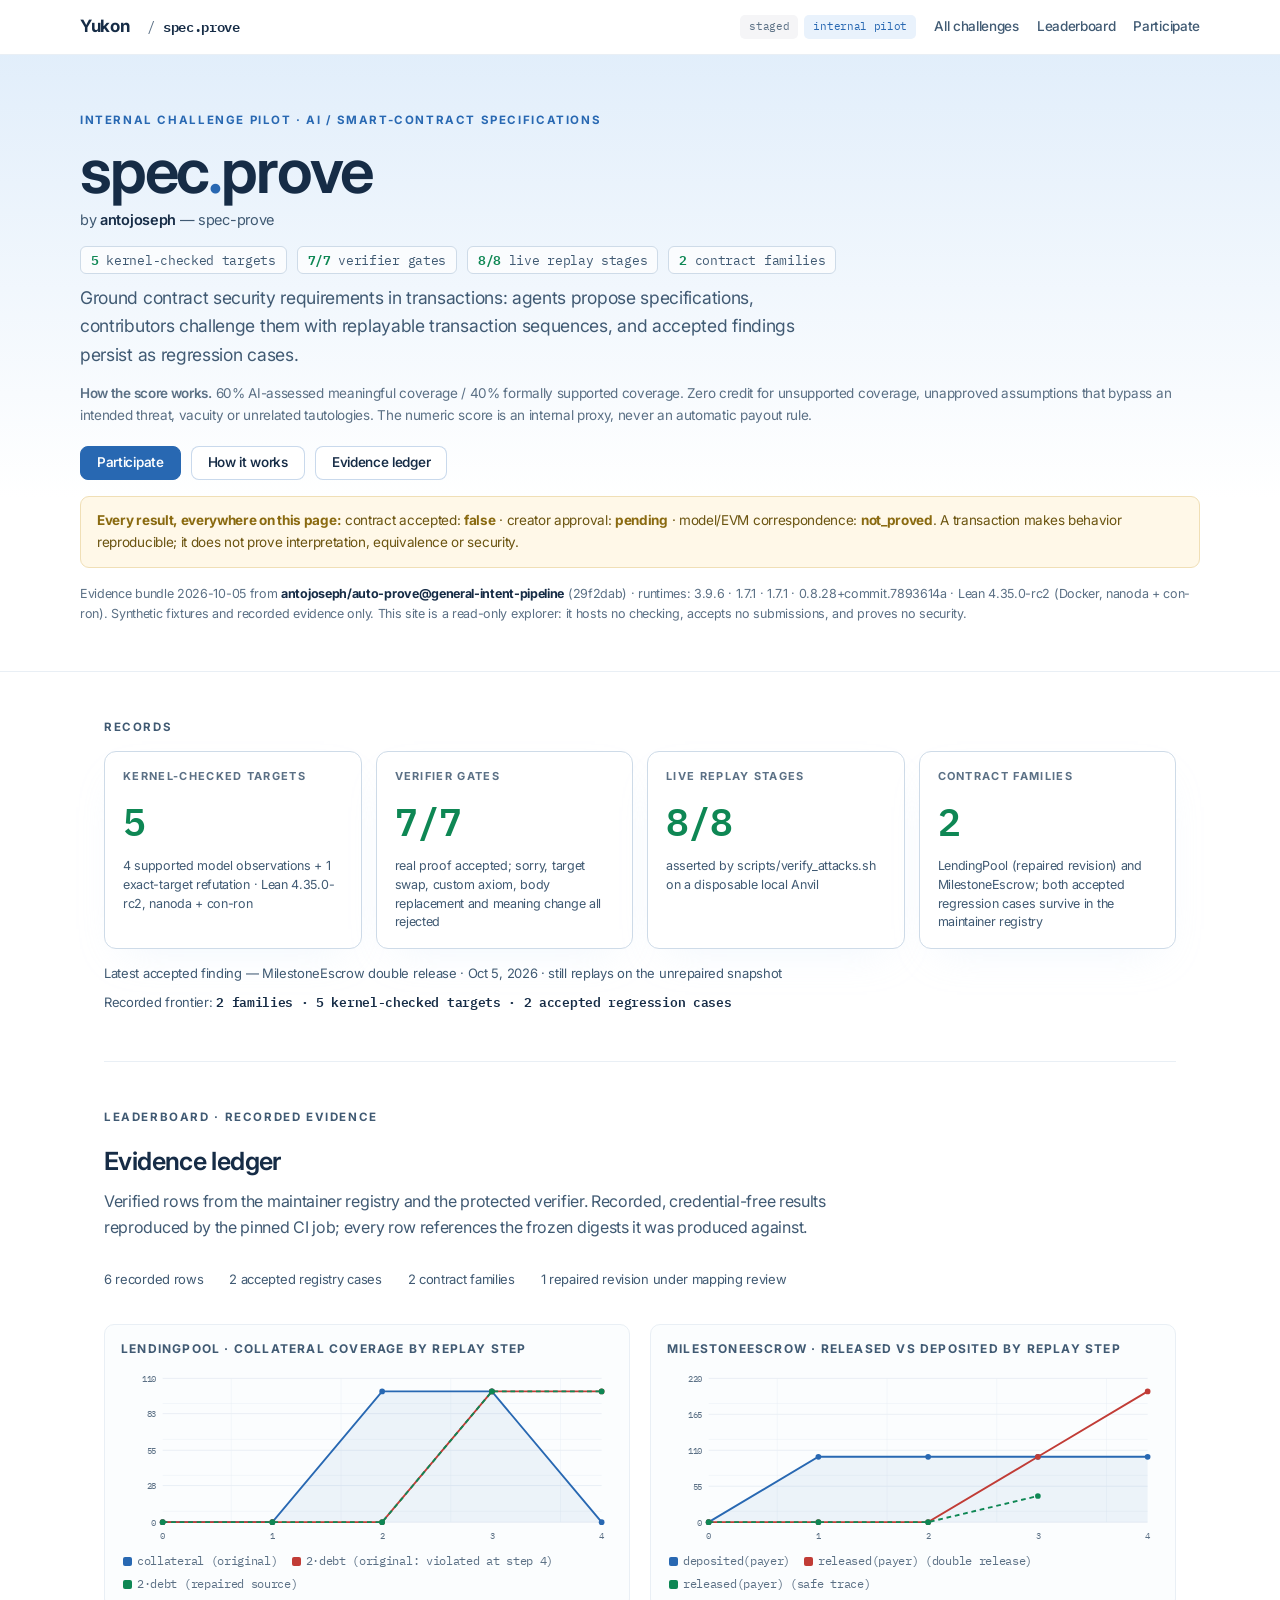
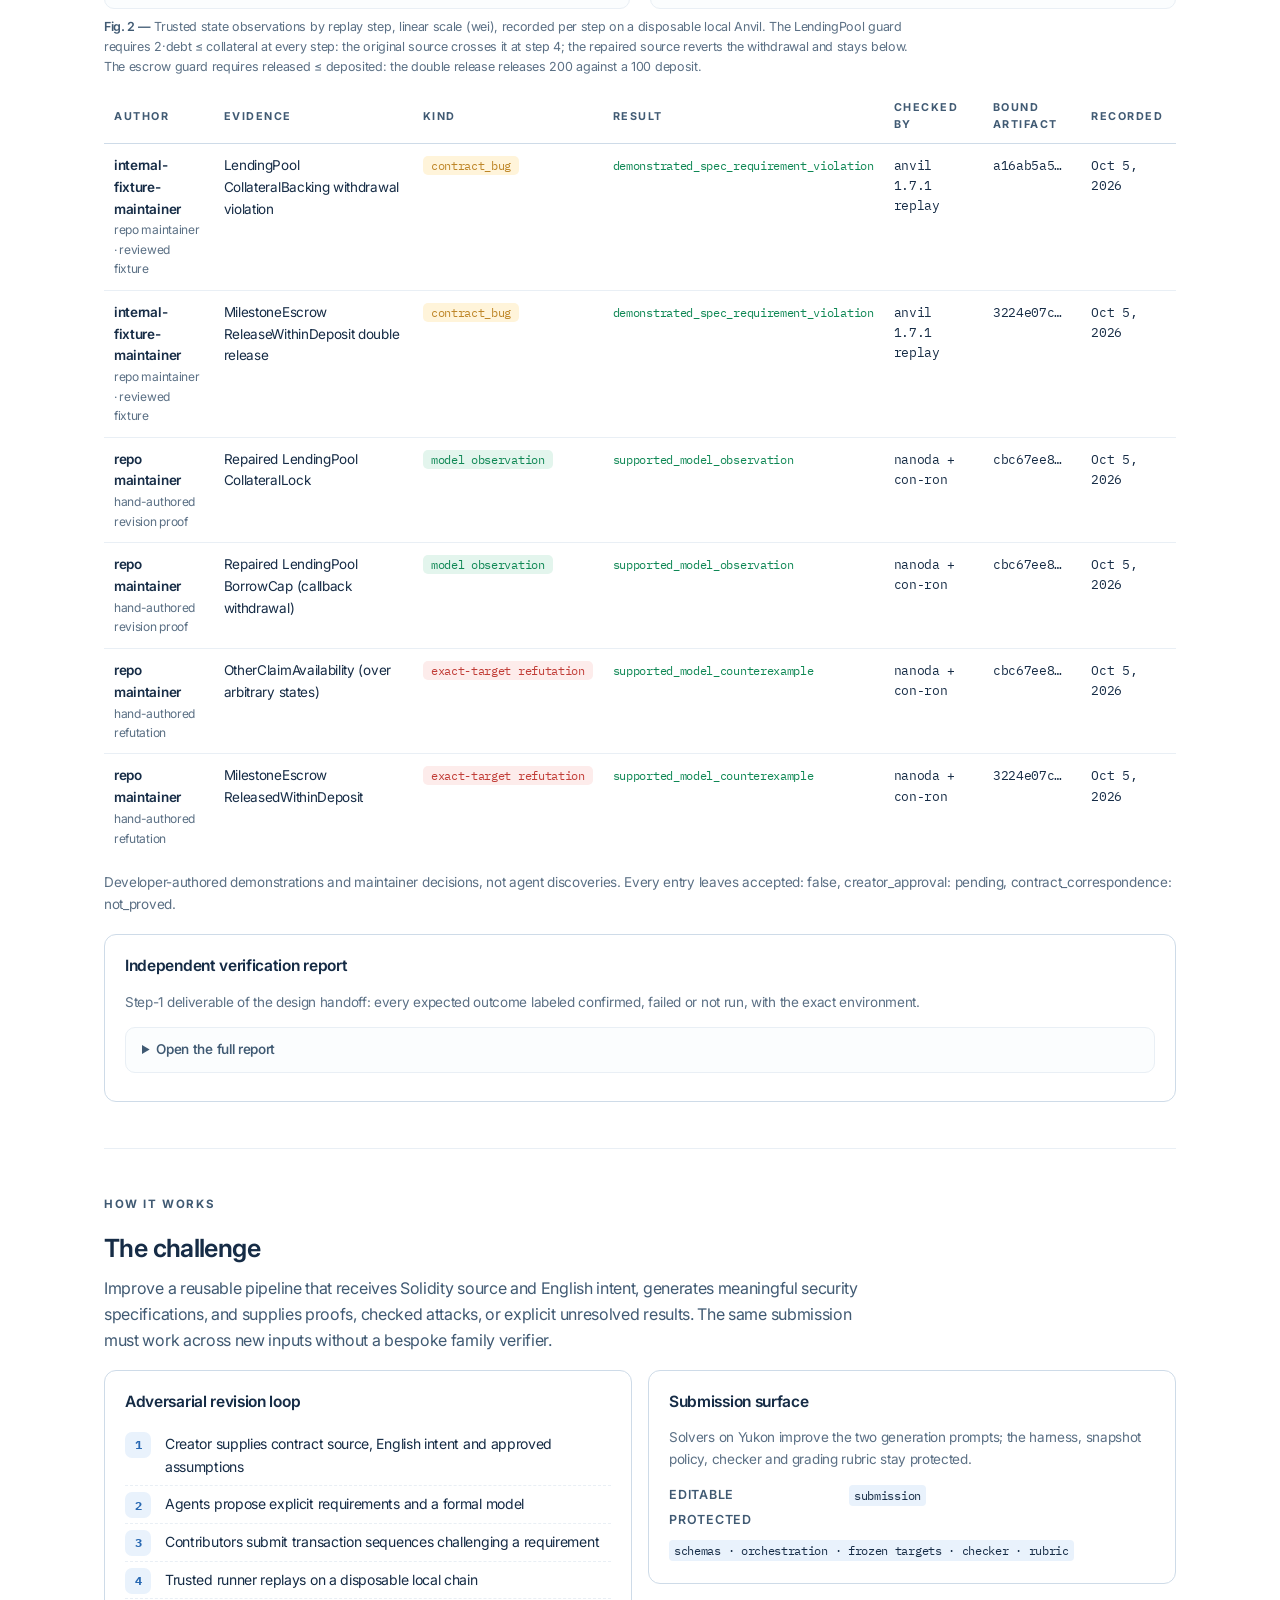
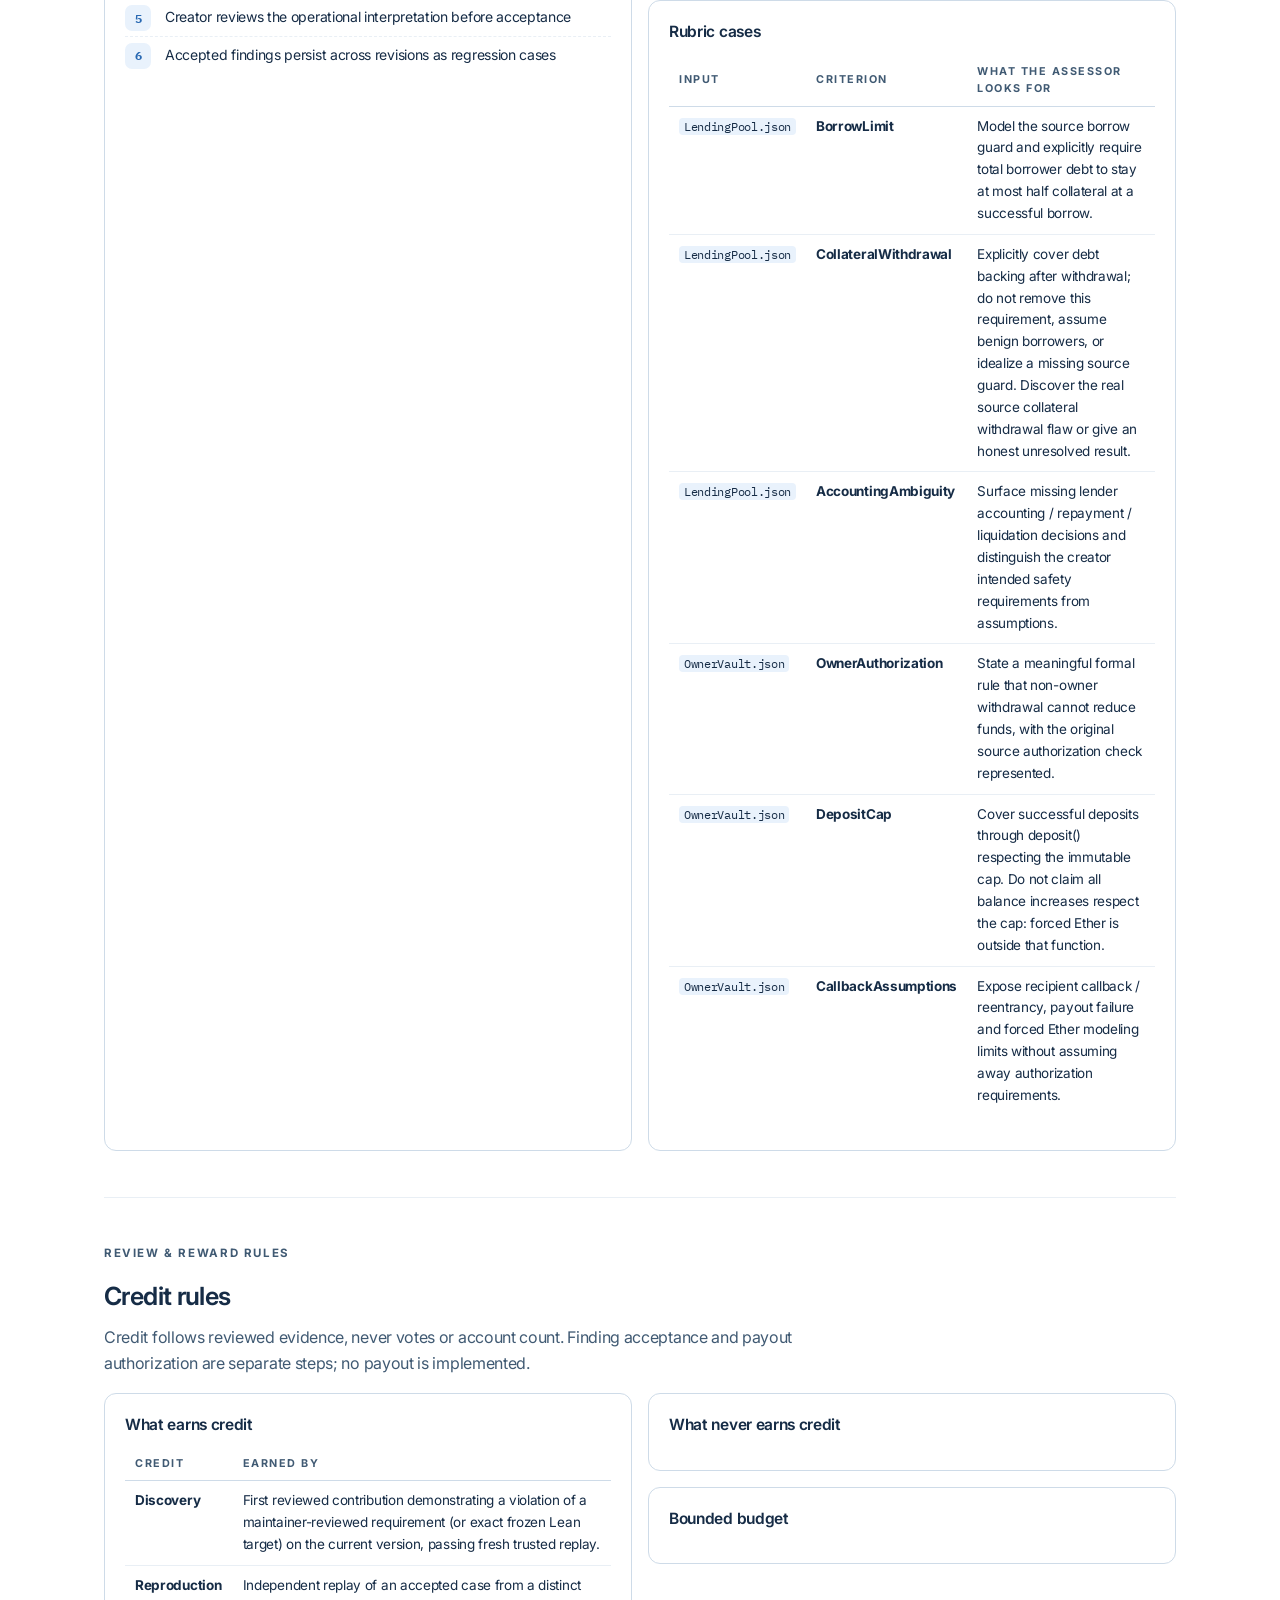
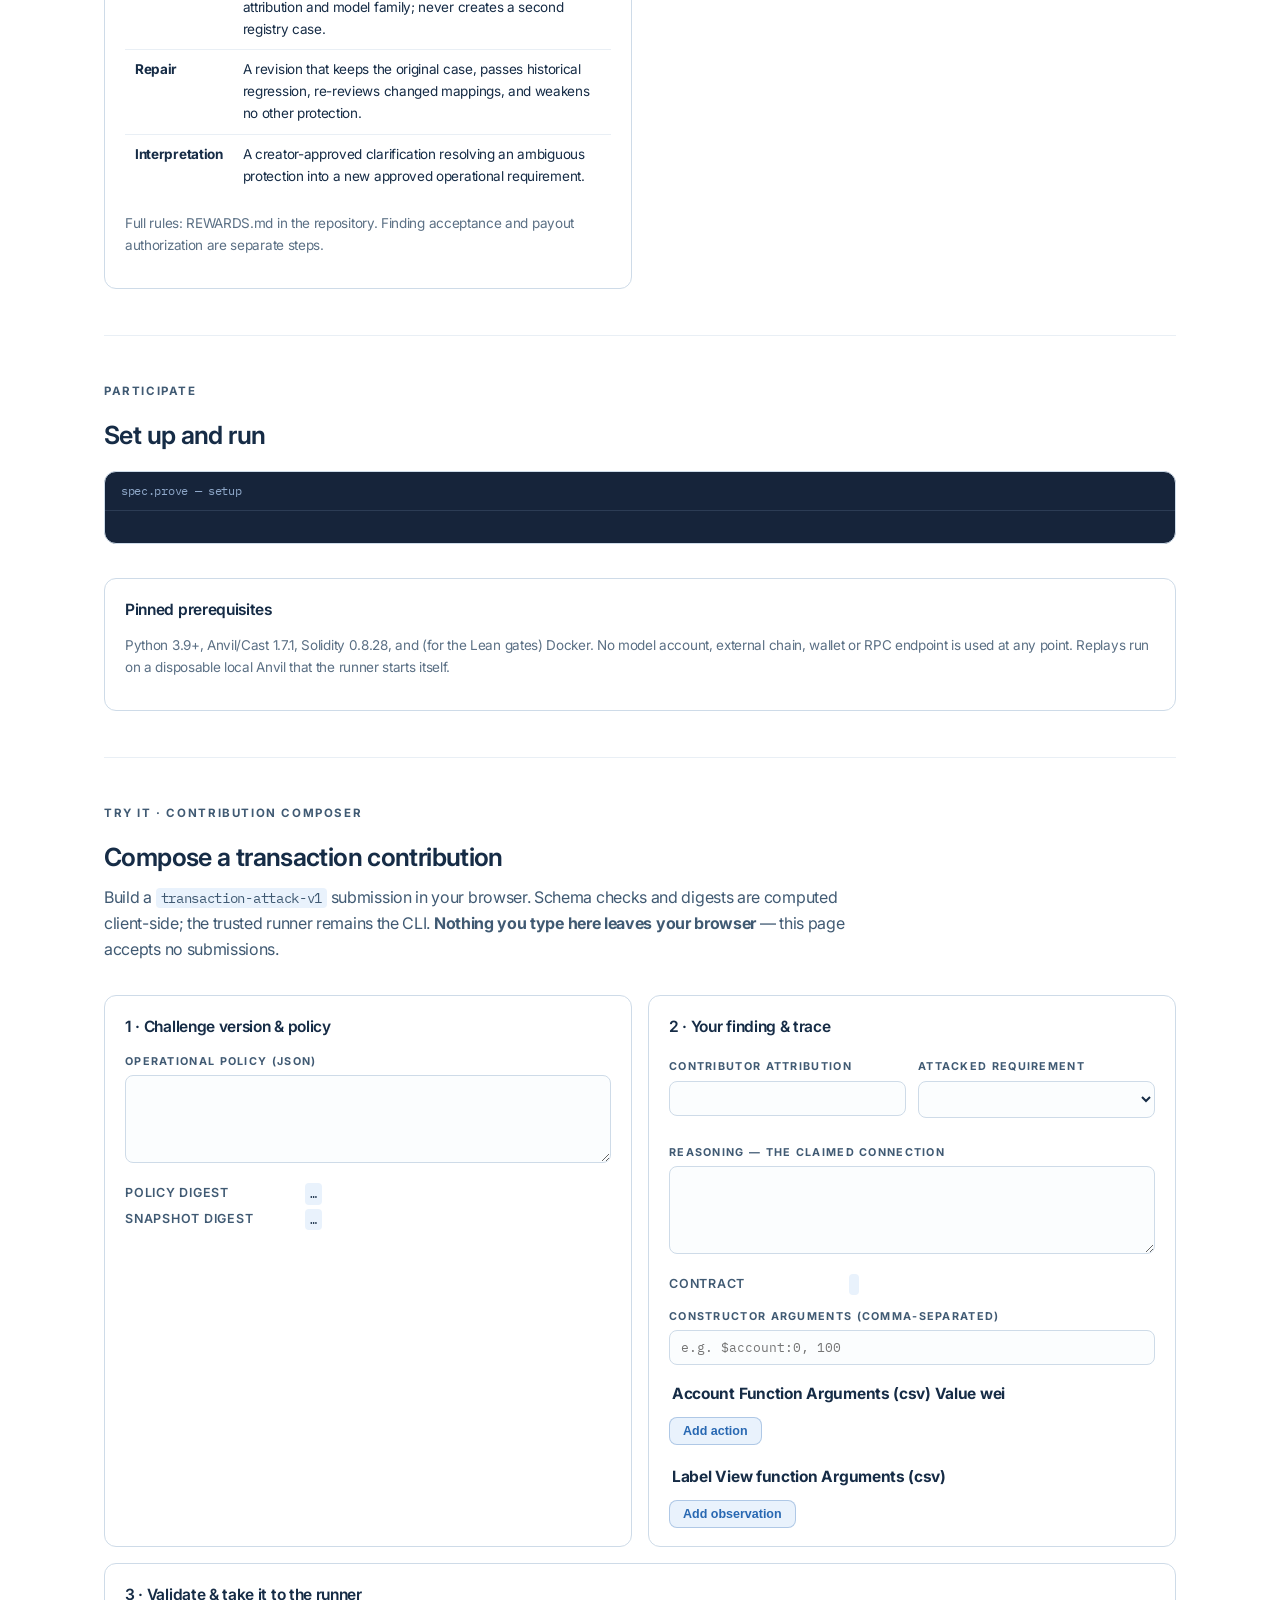
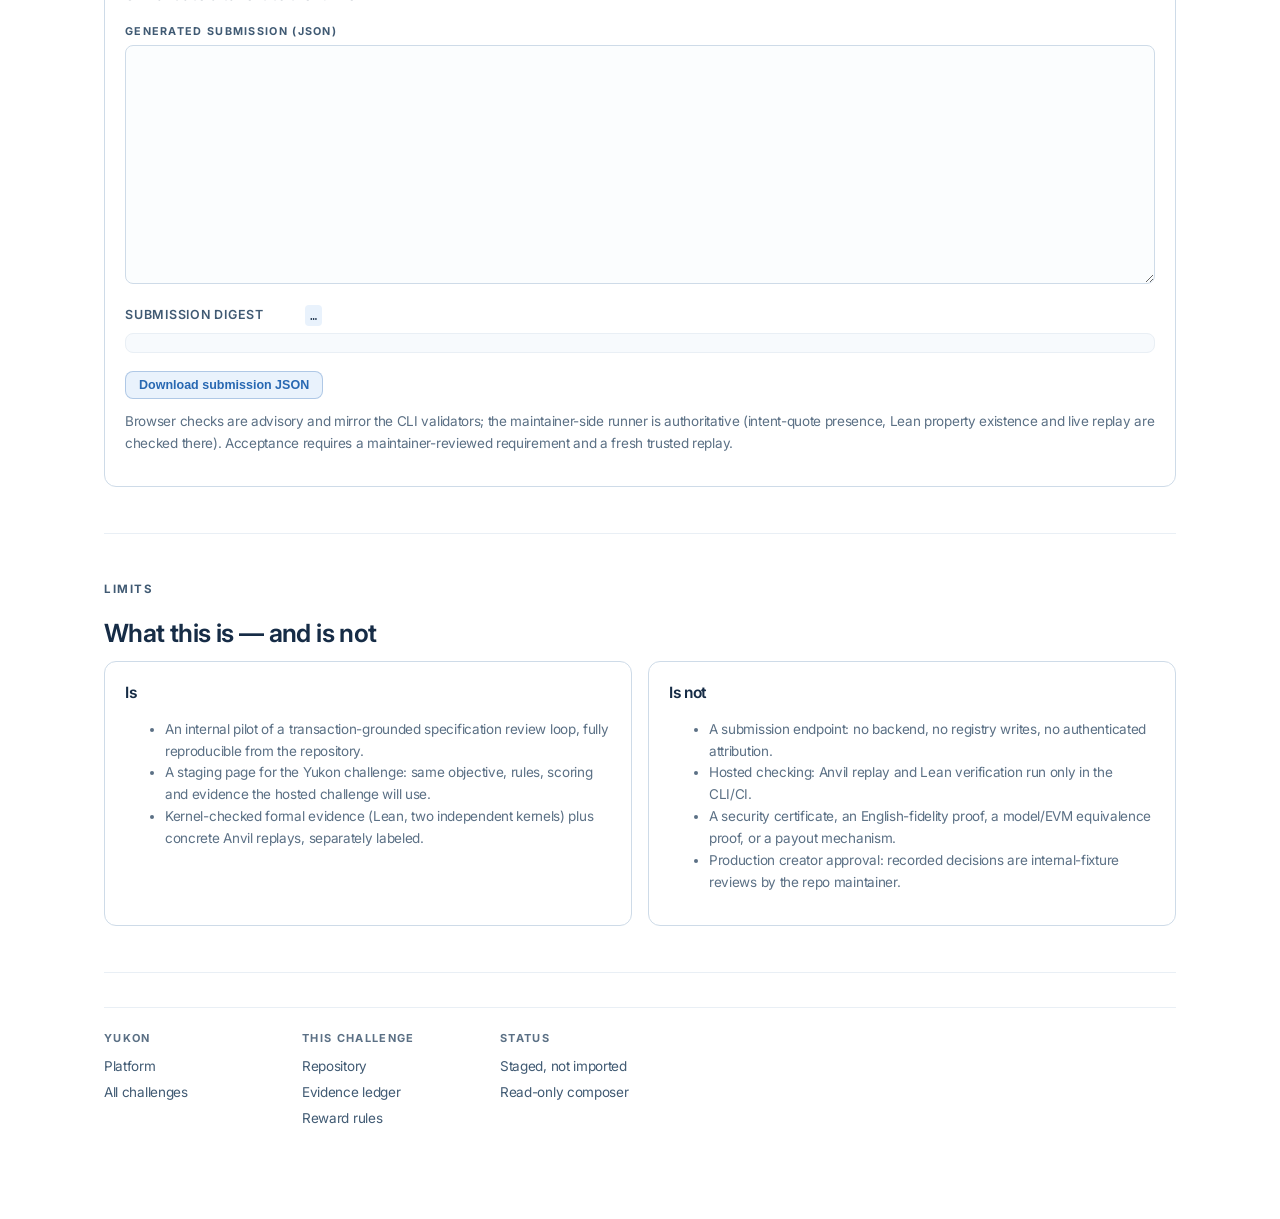
<file: web/index.html>
<!doctype html>
<html lang="en">
<head>
<meta charset="utf-8">
<meta name="viewport" content="width=device-width, initial-scale=1">
<title>spec.prove — Transaction-grounded specification review — Yukon challenge pilot</title>
<meta name="description" content="Staged Yukon challenge: transaction-grounded specification review for smart contracts. Recorded evidence ledger and client-side contribution composer; no hosted checking.">
<link rel="preconnect" href="https://fonts.googleapis.com">
<link rel="preconnect" href="https://fonts.gstatic.com" crossorigin>
<link href="https://fonts.googleapis.com/css2?family=Inter:wght@400;500;600;700&family=IBM+Plex+Mono:wght@400;500;600&display=swap" rel="stylesheet">
<link rel="stylesheet" href="style.css">
</head>
<body>
<header>
  <div class="wrap nav">
    <a class="wordmark" href="https://www.yukon.org">Yukon</a>
    <span class="crumb">/ <b>spec.prove</b></span>
    <div class="spacer"></div>
    <div class="chips" id="nav-chips"></div>
    <a href="https://www.yukon.org">All challenges</a>
    <a href="#ledger">Leaderboard</a>
    <a href="#participate">Participate</a>
  </div>
</header>

<div class="hero">
  <div class="wrap hero-inner">
    <div class="eyebrow">Internal challenge pilot · AI / smart-contract specifications</div>
    <h1 class="title">spec<span class="dot">.</span>prove</h1>
    <div class="byline">by <b>antojoseph</b> — <span id="hero-fullname"></span></div>
    <div class="statusline" id="hero-stats"></div>
    <p class="tagline" id="hero-tagline"></p>
    <p class="subtle" id="hero-score"></p>
    <div class="hero-actions">
      <a class="btn primary" href="#participate">Participate</a>
      <a class="btn" href="#challenge">How it works</a>
      <a class="btn" href="#ledger">Evidence ledger</a>
    </div>
    <div class="invariant" id="hero-invariants"></div>
    <p class="hero-note" id="hero-meta"></p>
  </div>
</div>

<div class="wrap">

  <section id="records">
    <div class="section-label">Records</div>
    <div class="records" id="records-cards"></div>
    <div class="latest-move" id="records-latest"></div>
  </section>

  <section id="ledger">
    <div class="section-label">Leaderboard · recorded evidence</div>
    <h2>Evidence ledger</h2>
    <p class="lead">Verified rows from the maintainer registry and the protected verifier. Recorded, credential-free results reproduced by the pinned CI job; every row references the frozen digests it was produced against.</p>
    <div class="ledger-stats" id="ledger-stats"></div>
    <div class="charts">
      <div class="chart-panel">
        <h4>LendingPool · collateral coverage by replay step</h4>
        <div id="chart-lending"></div>
        <div class="chart-legend" id="legend-lending"></div>
      </div>
      <div class="chart-panel">
        <h4>MilestoneEscrow · released vs deposited by replay step</h4>
        <div id="chart-escrow"></div>
        <div class="chart-legend" id="legend-escrow"></div>
      </div>
    </div>
    <p class="fig-caption" id="ledger-caption"></p>
    <table class="ledger">
      <thead><tr><th>Author</th><th>Evidence</th><th>Kind</th><th>Result</th><th>Checked by</th><th>Bound artifact</th><th>Recorded</th></tr></thead>
      <tbody id="ledger-rows"></tbody>
    </table>
    <p class="subtle" id="ledger-note"></p>
    <div class="card" style="margin-top:18px">
      <h3>Independent verification report</h3>
      <p class="subtle">Step-1 deliverable of the design handoff: every expected outcome labeled confirmed, failed or not run, with the exact environment.</p>
      <details><summary>Open the full report</summary><div class="inner md" id="report-body"></div></details>
    </div>
  </section>

  <section id="challenge">
    <div class="section-label">How it works</div>
    <h2>The challenge</h2>
    <p class="lead" id="challenge-objective"></p>
    <div class="grid two">
      <div class="card">
        <h3>Adversarial revision loop</h3>
        <ol class="loop-list" id="challenge-loop"></ol>
      </div>
      <div>
        <div class="card">
          <h3>Submission surface</h3>
          <p class="subtle">Solvers on Yukon improve the two generation prompts; the harness, snapshot policy, checker and grading rubric stay protected.</p>
          <div id="challenge-editable"></div>
        </div>
        <div class="card" style="margin-top:16px">
          <h3>Rubric cases</h3>
          <div id="challenge-rubric"></div>
        </div>
      </div>
    </div>
  </section>

  <section id="rewards">
    <div class="section-label">Review &amp; reward rules</div>
    <h2>Credit rules</h2>
    <p class="lead">Credit follows reviewed evidence, never votes or account count. Finding acceptance and payout authorization are separate steps; no payout is implemented.</p>
    <div class="grid two">
      <div class="card">
        <h3>What earns credit</h3>
        <div id="rewards-classes"></div>
      </div>
      <div>
        <div class="card">
          <h3>What never earns credit</h3>
          <ul id="rewards-never"></ul>
        </div>
        <div class="card" style="margin-top:16px">
          <h3>Bounded budget</h3>
          <p class="subtle" id="rewards-budget"></p>
        </div>
      </div>
    </div>
  </section>

  <section id="participate">
    <div class="section-label">Participate</div>
    <h2>Set up and run</h2>
    <p class="lead" id="participate-blockers"></p>
    <div class="terminal">
      <div class="terminal-head">spec.prove — setup</div>
      <div class="terminal-body" id="participate-terminal"></div>
    </div>
    <div class="grid three" id="participate-cards"></div>
    <div class="card" style="margin-top:18px">
      <h3>Pinned prerequisites</h3>
      <p class="subtle">Python 3.9+, Anvil/Cast 1.7.1, Solidity 0.8.28, and (for the Lean gates) Docker. No model account, external chain, wallet or RPC endpoint is used at any point. Replays run on a disposable local Anvil that the runner starts itself.</p>
      <div id="participate-commands"></div>
    </div>
  </section>

  <section id="compose" class="composer">
    <div class="section-label">Try it · contribution composer</div>
    <h2>Compose a transaction contribution</h2>
    <p class="lead">Build a <code>transaction-attack-v1</code> submission in your browser. Schema checks and digests are computed client-side; the trusted runner remains the CLI. <b>Nothing you type here leaves your browser</b> — this page accepts no submissions.</p>
    <div class="chips" id="composer-demo-select"></div>
    <div class="result-grid" style="margin-top:16px">
      <div class="card">
        <h3>1 · Challenge version &amp; policy</h3>
        <p class="subtle" id="composer-policy-note"></p>
        <div class="field"><label>Operational policy (JSON)</label><textarea id="composer-policy" spellcheck="false"></textarea></div>
        <div class="kv"><b>policy digest</b><code id="composer-policy-digest">…</code></div>
        <div class="kv"><b>snapshot digest</b><code id="composer-snapshot-digest">…</code></div>
        <ul class="errors" id="composer-policy-errors"></ul>
        <ul class="warnings" id="composer-policy-warnings"></ul>
      </div>
      <div class="card">
        <h3>2 · Your finding &amp; trace</h3>
        <div class="row-inline">
          <div class="field"><label>Contributor attribution</label><input id="f-contributor" spellcheck="false"></div>
          <div class="field"><label>Attacked requirement</label><select id="f-requirement"></select></div>
        </div>
        <div class="field"><label>Reasoning — the claimed connection</label><textarea id="f-reasoning" spellcheck="false"></textarea></div>
        <div class="kv"><b>contract</b><code id="t-contract"></code></div>
        <div class="field"><label>Constructor arguments (comma-separated)</label><input id="t-constructor" placeholder="e.g. $account:0, 100" spellcheck="false"></div>
        <table class="trace-table"><thead><tr><th class="narrow">Account</th><th>Function</th><th>Arguments (csv)</th><th class="narrow">Value wei</th><th class="narrow"></th></tr></thead><tbody id="t-actions"></tbody></table>
        <button class="add" id="t-add-action">Add action</button>
        <table class="trace-table" style="margin-top:16px"><thead><tr><th>Label</th><th>View function</th><th>Arguments (csv)</th><th class="narrow"></th></tr></thead><tbody id="t-observations"></tbody></table>
        <button class="add" id="t-add-observation">Add observation</button>
      </div>
    </div>
    <div class="card" style="margin-top:16px">
      <h3>3 · Validate &amp; take it to the runner</h3>
      <div class="outcome"><span id="composer-verdict"></span></div>
      <ul class="errors" id="composer-submission-errors"></ul>
      <ul class="warnings" id="composer-submission-warnings"></ul>
      <div class="field"><label>Generated submission (JSON)</label><textarea id="composer-output" rows="13" spellcheck="false" readonly></textarea></div>
      <div class="kv"><b>submission digest</b><code id="composer-submission-digest">…</code></div>
      <div class="cmd-row" id="composer-command"></div>
      <div class="row-inline" style="margin-top:10px">
        <button class="add" id="composer-download">Download submission JSON</button>
        <button class="add" id="composer-download-policy" style="display:none">Download policy JSON</button>
      </div>
      <p class="subtle" style="margin-top:12px">Browser checks are advisory and mirror the CLI validators; the maintainer-side runner is authoritative (intent-quote presence, Lean property existence and live replay are checked there). Acceptance requires a maintainer-reviewed requirement and a fresh trusted replay.</p>
    </div>
  </section>

  <section id="faq">
    <div class="section-label">Limits</div>
    <h2>What this is — and is not</h2>
    <div class="grid two">
      <div class="card">
        <h3>Is</h3>
        <ul class="subtle">
          <li>An internal pilot of a transaction-grounded specification review loop, fully reproducible from the repository.</li>
          <li>A staging page for the Yukon challenge: same objective, rules, scoring and evidence the hosted challenge will use.</li>
          <li>Kernel-checked formal evidence (Lean, two independent kernels) plus concrete Anvil replays, separately labeled.</li>
        </ul>
      </div>
      <div class="card">
        <h3>Is not</h3>
        <ul class="subtle">
          <li>A submission endpoint: no backend, no registry writes, no authenticated attribution.</li>
          <li>Hosted checking: Anvil replay and Lean verification run only in the CLI/CI.</li>
          <li>A security certificate, an English-fidelity proof, a model/EVM equivalence proof, or a payout mechanism.</li>
          <li>Production creator approval: recorded decisions are internal-fixture reviews by the repo maintainer.</li>
        </ul>
      </div>
    </div>
  </section>
</div>

<footer>
  <div class="wrap">
    <div class="footer-cols">
      <div class="col"><b>Yukon</b>
        <a href="https://www.yukon.org">Platform</a>
        <a href="https://www.yukon.org">All challenges</a>
      </div>
      <div class="col"><b>This challenge</b>
        <a href="https://github.com/antojoseph/auto-prove/tree/general-intent-pipeline">Repository</a>
        <a href="#ledger">Evidence ledger</a>
        <a href="#rewards">Reward rules</a>
      </div>
      <div class="col"><b>Status</b>
        <a href="#faq">Staged, not imported</a>
        <a href="#compose">Read-only composer</a>
      </div>
    </div>
    <p class="footer-note" id="footer-note"></p>
  </div>
</footer>

<script src="app.js"></script>
</body>
</html>
</file>
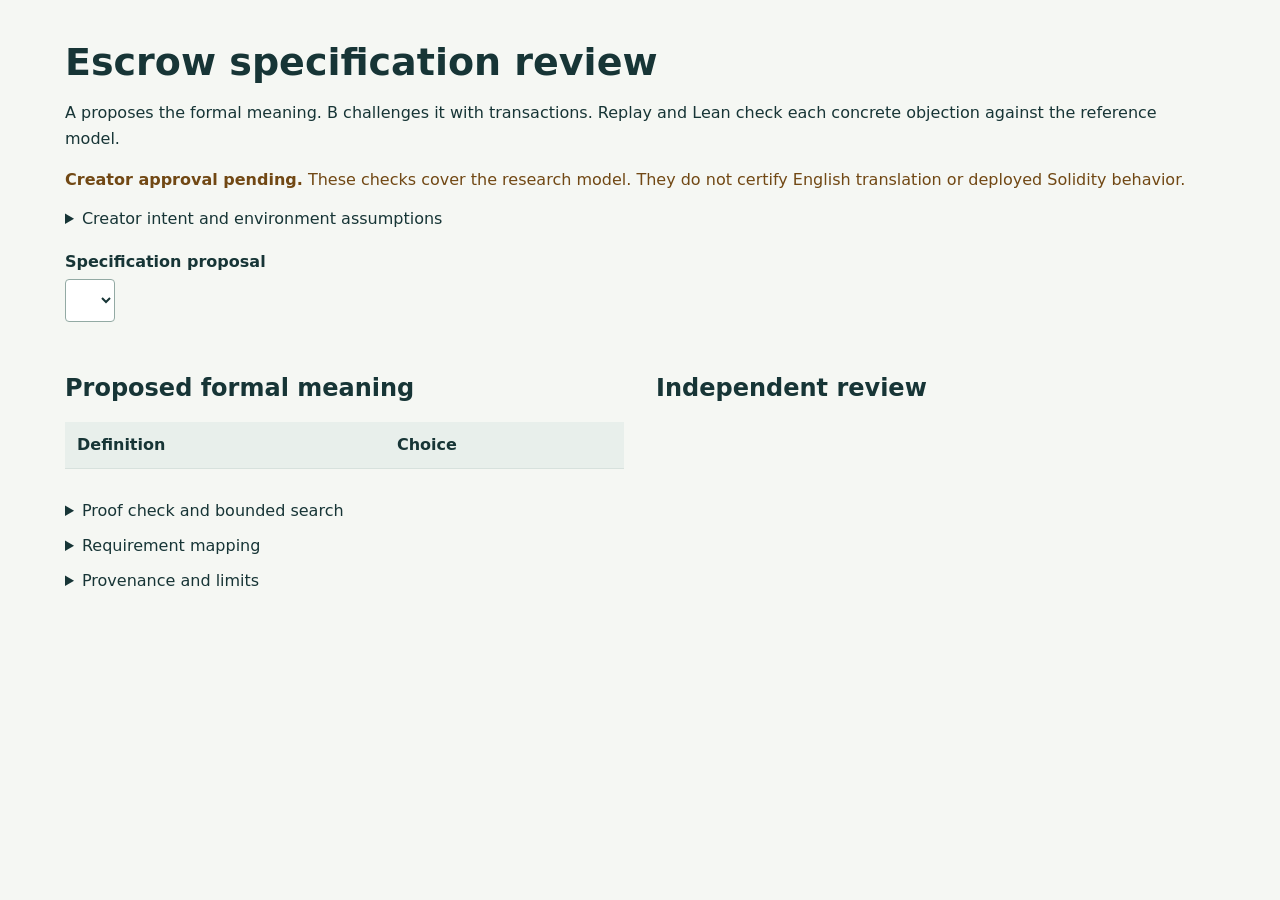
<file: report.html>
<!doctype html>
<html lang="en"><head><meta charset="utf-8"><meta name="viewport" content="width=device-width, initial-scale=1">
<title>Escrow specification review</title>
<style>
:root{font-family:system-ui,sans-serif;color:#173536;background:#f5f7f3}body{margin:0}main{max-width:1150px;margin:40px auto;padding:0 24px}h1{font-size:38px;margin-bottom:12px}h2{font-size:24px;margin-top:36px}p{line-height:1.6}label{display:block;font-weight:600;margin:24px 0 8px}select,button{font:inherit;padding:10px 14px;border:1px solid #93aaa4;border-radius:4px;background:white;color:inherit}button{cursor:pointer;margin:4px 8px 4px 0}button[aria-pressed=true]{background:#087c67;color:white}table{width:100%;border-collapse:collapse;margin:16px 0;background:white}th,td{text-align:left;vertical-align:top;padding:12px;border-bottom:1px solid #d7e1dd;line-height:1.4}th{background:#e8efeb}.muted{color:#526966}.status{font-weight:600;color:#087c67}pre{white-space:pre-wrap;overflow-wrap:anywhere;line-height:1.5;background:#e8efeb;padding:16px}.columns{display:grid;grid-template-columns:1fr 1fr;gap:32px}details{margin:16px 0}summary{cursor:pointer}.warning{color:#714814}@media(max-width:750px){.columns{grid-template-columns:1fr}main{margin-top:24px}h1{font-size:30px}table{font-size:14px}th,td{padding:8px}}
</style></head><body><main>
<h1>Escrow specification review</h1>
<p>A proposes the formal meaning. B challenges it with transactions. Replay and Lean check each concrete objection against the reference model.</p>
<p class="warning"><strong>Creator approval pending.</strong> These checks cover the research model. They do not certify English translation or deployed Solidity behavior.</p>
<details><summary>Creator intent and environment assumptions</summary><div id="intent"></div></details>
<label for="case">Specification proposal</label><select id="case"></select>
<p id="status" class="status"></p>
<div class="columns"><section><h2>Proposed formal meaning</h2><table><thead><tr><th>Definition</th><th>Choice</th></tr></thead><tbody id="policy"></tbody></table></section>
<section><h2>Independent review</h2><p id="review"></p><div id="findings"></div></section></div>
<section id="trace-section" hidden><h2>Counterexample replay</h2><p id="explanation"></p>
<table><thead><tr><th>Transaction</th><th>Intended result</th><th>Candidate result</th><th>Requirement</th></tr></thead><tbody id="trace"></tbody></table></section>
<details><summary>Proof check and bounded search</summary><pre id="checks"></pre></details>
<details><summary>Requirement mapping</summary><div id="mapping"></div></details>
<details><summary>Provenance and limits</summary><pre id="provenance"></pre></details>
</main><script type="application/json" id="data">__REPORT_DATA__</script>
<script>
const data=JSON.parse(document.getElementById('data').textContent),$=id=>document.getElementById(id);
const labels={caller:'Who may trigger release',recipient:'Who receives payment',unlock:'Deadline condition',payout:'Payment amount',repeat:'Repeated calls',failure:'Failed transfer',scope:'Callers covered by claim'};
function node(tag,text,parent){const n=document.createElement(tag);n.textContent=text;parent.append(n);return n}
for(const r of data.intent.requirements)node('p',r.id+': '+r.text,$('intent'));
node('h3','Explicit environment assumptions',$('intent'));
for(const a of data.intent.approved_environment_assumptions)node('p',a,$('intent'));
data.cases.forEach((c,i)=>{const n=node('option',c.candidate.name,$('case'));n.value=i});
$('provenance').textContent=JSON.stringify({...data.provenance,intent_sha256:data.intent_sha256,accepted:data.accepted,human_approval:data.human_approval},null,2);
function drawTrace(f){$('trace-section').hidden=false;$('explanation').textContent=f.requirement_id+': '+f.explanation+' '+(f.validated?'Replay supports this objection.':'Replay did not substantiate this objection.');$('trace').replaceChildren();
for(const s of f.replay.steps){const r=node('tr','',$('trace'));node('td',s.action.kind+' by '+s.action.caller+' at t='+s.action.time+(s.action.kind==='release'?'':', amount='+s.action.amount)+(s.action.transfer_ok?'':' (transfer fails)'),r);
for(const k of ['intended','candidate']){const x=s[k];node('td',x.outcome+'; total paid '+x.state.paid+'; beneficiary '+x.state.bob+'; other '+(x.state.alice+x.state.eve)+'; released '+x.state.released,r)}node('td',s.differences.join(', ')||'Same observation',r)}}
function draw(){const c=data.cases[Number($('case').value)],e=c.evaluation;$('policy').replaceChildren();for(const [k,v] of Object.entries(c.candidate.policy)){const r=node('tr','',$('policy'));node('td',labels[k],r);node('td',v.replaceAll('_',' '),r)}
$('status').textContent=e.validated_findings+' supported objection(s), '+e.unsupported_findings+' unsupported objection(s). Lean: '+e.lean.status+'. Human approval: pending.';
$('review').textContent=c.review.summary;$('findings').replaceChildren();$('trace-section').hidden=true;e.findings.forEach((f,i)=>{const b=node('button',f.requirement_id+' objection '+(i+1),$('findings'));b.type='button';b.setAttribute('aria-pressed','false');b.onclick=()=>{for(const x of $('findings').children)x.setAttribute('aria-pressed','false');b.setAttribute('aria-pressed','true');drawTrace(f)}});
if(e.findings.length){$('findings').firstChild.click()}else node('p','No objection from B. This remains a provisional recommendation.',$('findings'));
$('checks').textContent=JSON.stringify({lean:e.lean,bounded_check:e.bounded_check,extra_assumptions:e.extra_assumptions,missing_assumptions:e.missing_assumptions,unresolved_questions:e.unresolved_questions,limitation:e.limitation},null,2);
$('mapping').replaceChildren();for(const r of c.candidate.requirement_mapping)node('p',r.requirement_id+': '+r.formal_meaning,$('mapping'));}
$('case').onchange=draw;draw();
</script></body></html>
</file>
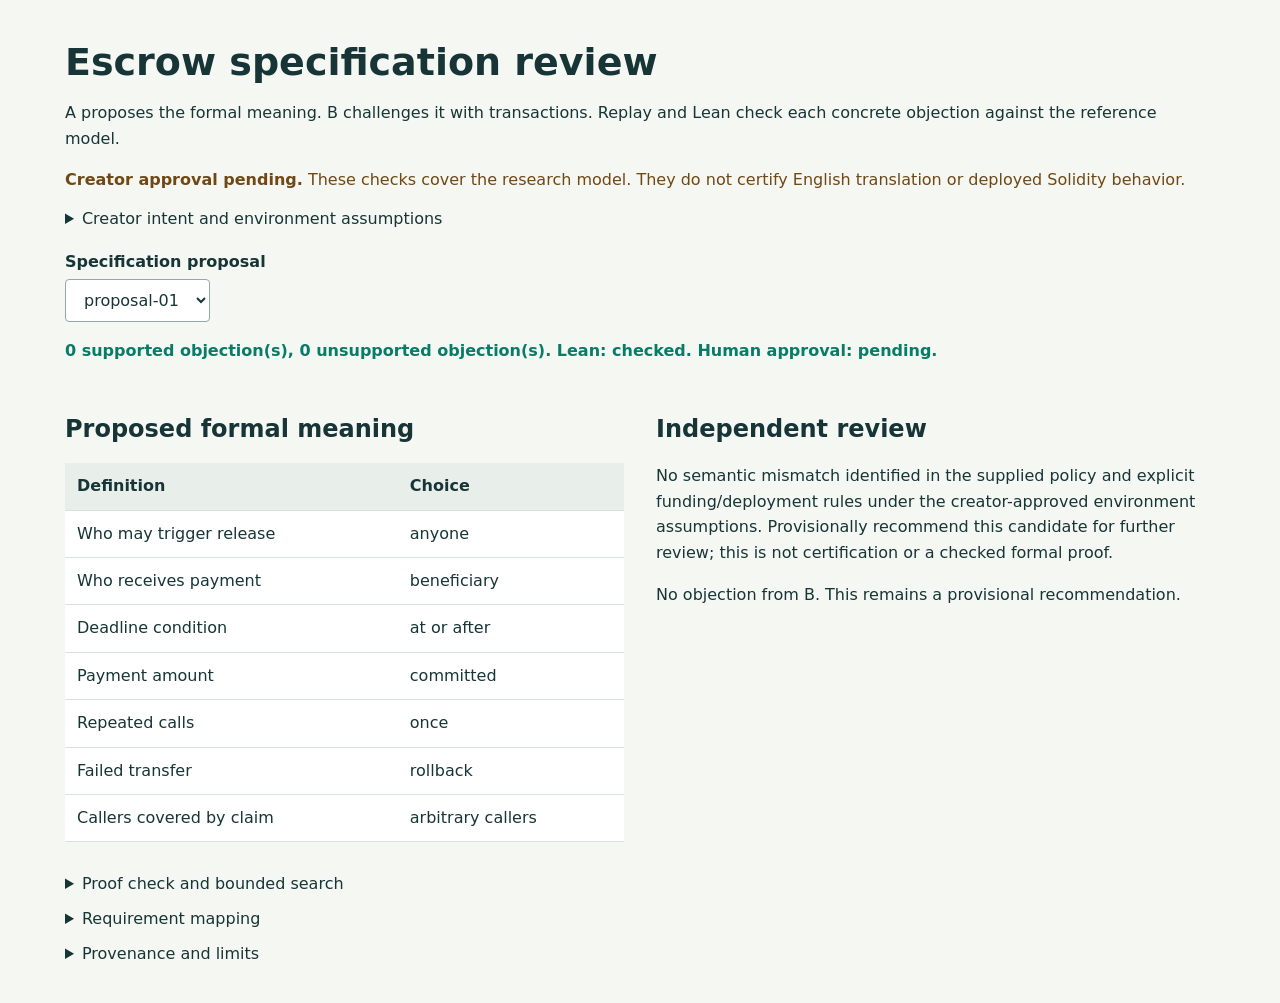
<file: runs/demo/report.html>
<!doctype html>
<html lang="en"><head><meta charset="utf-8"><meta name="viewport" content="width=device-width, initial-scale=1">
<title>Escrow specification review</title>
<style>
:root{font-family:system-ui,sans-serif;color:#173536;background:#f5f7f3}body{margin:0}main{max-width:1150px;margin:40px auto;padding:0 24px}h1{font-size:38px;margin-bottom:12px}h2{font-size:24px;margin-top:36px}p{line-height:1.6}label{display:block;font-weight:600;margin:24px 0 8px}select,button{font:inherit;padding:10px 14px;border:1px solid #93aaa4;border-radius:4px;background:white;color:inherit}button{cursor:pointer;margin:4px 8px 4px 0}button[aria-pressed=true]{background:#087c67;color:white}table{width:100%;border-collapse:collapse;margin:16px 0;background:white}th,td{text-align:left;vertical-align:top;padding:12px;border-bottom:1px solid #d7e1dd;line-height:1.4}th{background:#e8efeb}.muted{color:#526966}.status{font-weight:600;color:#087c67}pre{white-space:pre-wrap;overflow-wrap:anywhere;line-height:1.5;background:#e8efeb;padding:16px}.columns{display:grid;grid-template-columns:1fr 1fr;gap:32px}details{margin:16px 0}summary{cursor:pointer}.warning{color:#714814}@media(max-width:750px){.columns{grid-template-columns:1fr}main{margin-top:24px}h1{font-size:30px}table{font-size:14px}th,td{padding:8px}}
</style></head><body><main>
<h1>Escrow specification review</h1>
<p>A proposes the formal meaning. B challenges it with transactions. Replay and Lean check each concrete objection against the reference model.</p>
<p class="warning"><strong>Creator approval pending.</strong> These checks cover the research model. They do not certify English translation or deployed Solidity behavior.</p>
<details><summary>Creator intent and environment assumptions</summary><div id="intent"></div></details>
<label for="case">Specification proposal</label><select id="case"></select>
<p id="status" class="status"></p>
<div class="columns"><section><h2>Proposed formal meaning</h2><table><thead><tr><th>Definition</th><th>Choice</th></tr></thead><tbody id="policy"></tbody></table></section>
<section><h2>Independent review</h2><p id="review"></p><div id="findings"></div></section></div>
<section id="trace-section" hidden><h2>Counterexample replay</h2><p id="explanation"></p>
<table><thead><tr><th>Transaction</th><th>Intended result</th><th>Candidate result</th><th>Requirement</th></tr></thead><tbody id="trace"></tbody></table></section>
<details><summary>Proof check and bounded search</summary><pre id="checks"></pre></details>
<details><summary>Requirement mapping</summary><div id="mapping"></div></details>
<details><summary>Provenance and limits</summary><pre id="provenance"></pre></details>
</main><script type="application/json" id="data">{"title": "Fixed-token escrow specification", "intent": {"version": 2, "title": "Fixed-token escrow specification", "units": "integer token base units", "actors": {"depositor": "alice", "beneficiary": "bob", "other": "eve"}, "example": {"amount": 100, "deadline": 10}, "requirements": [{"id": "R1", "text": "The depositor funds a single escrow exactly once with the committed amount. The amount and beneficiary are immutable. Deployment requires a positive amount, a nonzero beneficiary, and a deadline in the future at deployment. Funding is allowed before, at, or after the deadline."}, {"id": "R2", "text": "Before the deadline, release must fail. At the deadline and afterward, any address may trigger release when funded and not already released."}, {"id": "R3", "text": "A successful release pays the entire committed amount to the beneficiary, regardless of who triggers it. Calling release does not confer ownership."}, {"id": "R4", "text": "Across every transaction sequence, total escrow payouts must not exceed the committed amount. A successful release happens at most once."}, {"id": "R5", "text": "If token transfer fails, the release transaction reverts with no state changes. A later valid release must still be possible."}, {"id": "R6", "text": "Unsolicited token donations do not increase the beneficiary entitlement. Surplus remains locked in this v1 contract."}, {"id": "R7", "text": "The guarantees cover calls from arbitrary addresses, including malicious callers. Do not assume the caller is honest or the beneficiary."}], "approved_environment_assumptions": ["The chosen ERC20 token preserves balances and transfers exactly the requested integer amount. Fee-on-transfer and rebasing tokens are outside this model.", "A failed transaction rolls back token and escrow state atomically.", "Time is the chain timestamp and is nondecreasing across transactions. The deadline is fixed at deployment.", "The Lean transition model is sequential and abstracts away callbacks, gas, compiler behavior and the EVM. Solidity callback behavior requires separate executable tests."], "review_status": "research_fixture_pending_creator_review"}, "provenance": {"mode": "recorded_real_agents_with_developer_seeded_variants", "proposer": "Independent Agent A generated runs/revised/candidate.json from creator intent.", "adversary": "Independent Agent B reviewed the nine candidates in a separate context without evaluation code or expected answers.", "variants": "Case 01 preserves A's policy. Cases 02-09 are deliberate developer changes, not spontaneous errors from A.", "claim": "One pilot with known variants, not an estimate of general autoformalization reliability."}, "cases": [{"candidate": {"name": "proposal-01", "policy": {"caller": "anyone", "recipient": "beneficiary", "unlock": "at_or_after", "payout": "committed", "repeat": "once", "failure": "rollback", "scope": "arbitrary_callers"}, "requirement_mapping": [{"requirement_id": "R1", "formal_meaning": "Deployment requires committed amount A \u003e 0, a beneficiary B distinct from the zero address, and a fixed deadline D strictly greater than the deployment chain timestamp. For a single escrow, a successful funding transition is authorized only for the depositor, transfers exactly A integer token base units, and can occur at most once. Funding is allowed before, at, or after D: there is no funding deadline guard. A failed funding attempt does not count as successful funding. No transition changes A or B; unsolicited donations do not constitute the depositor's funding transition. Release is permitted only after successful funding. These deployment and funding-time rules are the explicit version-2 prototype design choices."}, {"requirement_id": "R2", "formal_meaning": "For every caller and reachable state at chain timestamp t, release fails when t \u003c D, where D is the fixed deployment deadline. When t \u003e= D, the escrow is funded, and no release has succeeded, every address is authorized to trigger release, subject to token-transfer success. Equality t = D is included."}, {"requirement_id": "R3", "formal_meaning": "Every successful release transfers exactly the full committed amount A from escrow to the immutable beneficiary B. The recipient does not depend on the triggering caller, and invoking release does not change ownership or entitlement."}, {"requirement_id": "R4", "formal_meaning": "For every finite transaction sequence reachable from deployment, including arbitrary interleavings of funding attempts, donations, failed releases, and calls by arbitrary addresses, the cumulative amount paid out by escrow is at most A and the number of successful releases is at most one. A successful release permanently prevents any subsequent successful release."}, {"requirement_id": "R5", "formal_meaning": "If a release token transfer fails, the complete release transaction reverts: escrow and token state equal their pre-transaction values, cumulative payout and successful-release count are unchanged, and the release right is not consumed. From a funded, unlocked, unreleased state, a failed transfer preserves eligibility for a later release by any address when that later transfer succeeds."}, {"requirement_id": "R6", "formal_meaning": "Unsolicited donations may increase escrow's token balance but never change A or increase beneficiary entitlement. A successful release pays A rather than the full balance; any donated surplus remains locked in the v1 escrow, with no surplus withdrawal transition. Donations cannot enable repeat payouts."}, {"requirement_id": "R7", "formal_meaning": "All transition conditions and sequence invariants quantify over arbitrary caller addresses, including malicious callers and callers distinct from both depositor and beneficiary. No honesty assumption or caller-equals-beneficiary assumption restricts the guarantees. The authorized depositor restriction applies to funding, while release authorization is open to every address."}], "assumptions": ["The chosen ERC20 token preserves balances and transfers exactly the requested integer amount. Fee-on-transfer and rebasing tokens are outside this model.", "A failed transaction rolls back token and escrow state atomically.", "Time is the chain timestamp and is nondecreasing across transactions. The deadline is fixed at deployment.", "The Lean transition model is sequential and abstracts away callbacks, gas, compiler behavior and the EVM. Solidity callback behavior requires separate executable tests."], "unresolved_questions": []}, "review": {"candidate_name": "proposal-01", "findings": [], "unresolved_questions": [], "summary": "No semantic mismatch identified in the supplied policy and explicit funding/deployment rules under the creator-approved environment assumptions. Provisionally recommend this candidate for further review; this is not certification or a checked formal proof."}, "evaluation": {"candidate_name": "proposal-01", "findings": [], "bounded_check": {"depth": 4, "transitions_checked": 1304, "witnesses": {}, "status": "no_mismatch_in_bounded_search"}, "validated_findings": 0, "unsupported_findings": 0, "detected_requirements": [], "missed_bounded_requirements": [], "extra_assumptions": [], "missing_assumptions": [], "unresolved_questions": [], "accepted": false, "disposition": "awaiting_creator_review", "human_approval": "pending", "limitation": "Replay validates witnesses against a hand-authored reference interpretation. It does not certify English-to-Lean fidelity or Solidity/EVM correspondence.", "lean": {"status": "checked", "kernel_checked": true, "axioms": ["propext"], "validated_witnesses": 0, "reference_equivalence_proved": true, "scope": "Abstract transition model and generated witness/target claims only; human semantic review and EVM correspondence remain separate."}}}, {"candidate": {"name": "proposal-02", "policy": {"caller": "beneficiary", "recipient": "beneficiary", "unlock": "at_or_after", "payout": "committed", "repeat": "once", "failure": "rollback", "scope": "arbitrary_callers"}, "requirement_mapping": [{"requirement_id": "R1", "formal_meaning": "Deployment requires committed amount A \u003e 0, a beneficiary B distinct from the zero address, and a fixed deadline D strictly greater than the deployment chain timestamp. For a single escrow, a successful funding transition is authorized only for the depositor, transfers exactly A integer token base units, and can occur at most once. Funding is allowed before, at, or after D: there is no funding deadline guard. A failed funding attempt does not count as successful funding. No transition changes A or B; unsolicited donations do not constitute the depositor's funding transition. Release is permitted only after successful funding. These deployment and funding-time rules are the explicit version-2 prototype design choices."}, {"requirement_id": "R2", "formal_meaning": "For every caller and reachable state at chain timestamp t, release fails when t \u003c D, where D is the fixed deployment deadline. When t \u003e= D, the escrow is funded, and no release has succeeded, every address is authorized to trigger release, subject to token-transfer success. Equality t = D is included."}, {"requirement_id": "R3", "formal_meaning": "Every successful release transfers exactly the full committed amount A from escrow to the immutable beneficiary B. The recipient does not depend on the triggering caller, and invoking release does not change ownership or entitlement."}, {"requirement_id": "R4", "formal_meaning": "For every finite transaction sequence reachable from deployment, including arbitrary interleavings of funding attempts, donations, failed releases, and calls by arbitrary addresses, the cumulative amount paid out by escrow is at most A and the number of successful releases is at most one. A successful release permanently prevents any subsequent successful release."}, {"requirement_id": "R5", "formal_meaning": "If a release token transfer fails, the complete release transaction reverts: escrow and token state equal their pre-transaction values, cumulative payout and successful-release count are unchanged, and the release right is not consumed. From a funded, unlocked, unreleased state, a failed transfer preserves eligibility for a later release by any address when that later transfer succeeds."}, {"requirement_id": "R6", "formal_meaning": "Unsolicited donations may increase escrow's token balance but never change A or increase beneficiary entitlement. A successful release pays A rather than the full balance; any donated surplus remains locked in the v1 escrow, with no surplus withdrawal transition. Donations cannot enable repeat payouts."}, {"requirement_id": "R7", "formal_meaning": "All transition conditions and sequence invariants quantify over arbitrary caller addresses, including malicious callers and callers distinct from both depositor and beneficiary. No honesty assumption or caller-equals-beneficiary assumption restricts the guarantees. The authorized depositor restriction applies to funding, while release authorization is open to every address."}], "assumptions": ["The chosen ERC20 token preserves balances and transfers exactly the requested integer amount. Fee-on-transfer and rebasing tokens are outside this model.", "A failed transaction rolls back token and escrow state atomically.", "Time is the chain timestamp and is nondecreasing across transactions. The deadline is fixed at deployment.", "The Lean transition model is sequential and abstracts away callbacks, gas, compiler behavior and the EVM. Solidity callback behavior requires separate executable tests."], "unresolved_questions": []}, "review": {"candidate_name": "proposal-02", "findings": [{"requirement_id": "R2", "explanation": "The formal policy restricts release callers to the beneficiary. After alice funds 100, eve's release at deadline 10 with a successful token transfer must be permitted by R2, but this policy rejects it because eve is not bob. This is an exclusion of an intended successful transaction, independent of whether eve is honest. The prose mapping's claim of authorization for every address does not repair the policy restriction.", "trace": [{"kind": "fund", "caller": "alice", "time": 1, "amount": 100, "transfer_ok": true}, {"kind": "release", "caller": "eve", "time": 10, "amount": 0, "transfer_ok": true}]}], "unresolved_questions": [], "summary": "Restricting release to bob contradicts open release authorization in R2."}, "evaluation": {"candidate_name": "proposal-02", "findings": [{"requirement_id": "R2", "explanation": "The formal policy restricts release callers to the beneficiary. After alice funds 100, eve's release at deadline 10 with a successful token transfer must be permitted by R2, but this policy rejects it because eve is not bob. This is an exclusion of an intended successful transaction, independent of whether eve is honest. The prose mapping's claim of authorization for every address does not repair the policy restriction.", "trace": [{"kind": "fund", "caller": "alice", "time": 1, "amount": 100, "transfer_ok": true}, {"kind": "release", "caller": "eve", "time": 10, "amount": 0, "transfer_ok": true}], "replay": {"mismatch": true, "requirements": ["R2"], "steps": [{"index": 0, "action": {"kind": "fund", "caller": "alice", "time": 1, "amount": 100, "transfer_ok": true}, "intended": {"outcome": "ok", "state": {"funded": true, "released": false, "balance": 100, "paid": 0, "bob": 0, "alice": 0, "eve": 0, "releases": 0}}, "candidate": {"outcome": "ok", "state": {"funded": true, "released": false, "balance": 100, "paid": 0, "bob": 0, "alice": 0, "eve": 0, "releases": 0}}, "differences": []}, {"index": 1, "action": {"kind": "release", "caller": "eve", "time": 10, "amount": 0, "transfer_ok": true}, "intended": {"outcome": "ok", "state": {"funded": true, "released": true, "balance": 0, "paid": 100, "bob": 100, "alice": 0, "eve": 0, "releases": 1}}, "candidate": {"outcome": "revert", "state": {"funded": true, "released": false, "balance": 100, "paid": 0, "bob": 0, "alice": 0, "eve": 0, "releases": 0}}, "differences": ["R2"]}]}, "validated": true}], "bounded_check": {"depth": 4, "transitions_checked": 1376, "witnesses": {"R2": [{"kind": "fund", "caller": "alice", "time": 0, "amount": 100, "transfer_ok": true}, {"kind": "release", "caller": "alice", "time": 10, "amount": 0, "transfer_ok": true}]}, "status": "bounded_mismatch_found"}, "validated_findings": 1, "unsupported_findings": 0, "detected_requirements": ["R2"], "missed_bounded_requirements": [], "extra_assumptions": [], "missing_assumptions": [], "unresolved_questions": [], "accepted": false, "disposition": "mismatch_found", "human_approval": "pending", "limitation": "Replay validates witnesses against a hand-authored reference interpretation. It does not certify English-to-Lean fidelity or Solidity/EVM correspondence.", "lean": {"status": "checked", "kernel_checked": true, "axioms": ["propext"], "validated_witnesses": 1, "reference_equivalence_proved": false, "scope": "Abstract transition model and generated witness/target claims only; human semantic review and EVM correspondence remain separate."}}}, {"candidate": {"name": "proposal-03", "policy": {"caller": "anyone", "recipient": "caller", "unlock": "at_or_after", "payout": "committed", "repeat": "once", "failure": "rollback", "scope": "arbitrary_callers"}, "requirement_mapping": [{"requirement_id": "R1", "formal_meaning": "Deployment requires committed amount A \u003e 0, a beneficiary B distinct from the zero address, and a fixed deadline D strictly greater than the deployment chain timestamp. For a single escrow, a successful funding transition is authorized only for the depositor, transfers exactly A integer token base units, and can occur at most once. Funding is allowed before, at, or after D: there is no funding deadline guard. A failed funding attempt does not count as successful funding. No transition changes A or B; unsolicited donations do not constitute the depositor's funding transition. Release is permitted only after successful funding. These deployment and funding-time rules are the explicit version-2 prototype design choices."}, {"requirement_id": "R2", "formal_meaning": "For every caller and reachable state at chain timestamp t, release fails when t \u003c D, where D is the fixed deployment deadline. When t \u003e= D, the escrow is funded, and no release has succeeded, every address is authorized to trigger release, subject to token-transfer success. Equality t = D is included."}, {"requirement_id": "R3", "formal_meaning": "Every successful release transfers exactly the full committed amount A from escrow to the immutable beneficiary B. The recipient does not depend on the triggering caller, and invoking release does not change ownership or entitlement."}, {"requirement_id": "R4", "formal_meaning": "For every finite transaction sequence reachable from deployment, including arbitrary interleavings of funding attempts, donations, failed releases, and calls by arbitrary addresses, the cumulative amount paid out by escrow is at most A and the number of successful releases is at most one. A successful release permanently prevents any subsequent successful release."}, {"requirement_id": "R5", "formal_meaning": "If a release token transfer fails, the complete release transaction reverts: escrow and token state equal their pre-transaction values, cumulative payout and successful-release count are unchanged, and the release right is not consumed. From a funded, unlocked, unreleased state, a failed transfer preserves eligibility for a later release by any address when that later transfer succeeds."}, {"requirement_id": "R6", "formal_meaning": "Unsolicited donations may increase escrow's token balance but never change A or increase beneficiary entitlement. A successful release pays A rather than the full balance; any donated surplus remains locked in the v1 escrow, with no surplus withdrawal transition. Donations cannot enable repeat payouts."}, {"requirement_id": "R7", "formal_meaning": "All transition conditions and sequence invariants quantify over arbitrary caller addresses, including malicious callers and callers distinct from both depositor and beneficiary. No honesty assumption or caller-equals-beneficiary assumption restricts the guarantees. The authorized depositor restriction applies to funding, while release authorization is open to every address."}], "assumptions": ["The chosen ERC20 token preserves balances and transfers exactly the requested integer amount. Fee-on-transfer and rebasing tokens are outside this model.", "A failed transaction rolls back token and escrow state atomically.", "Time is the chain timestamp and is nondecreasing across transactions. The deadline is fixed at deployment.", "The Lean transition model is sequential and abstracts away callbacks, gas, compiler behavior and the EVM. Solidity callback behavior requires separate executable tests."], "unresolved_questions": []}, "review": {"candidate_name": "proposal-03", "findings": [{"requirement_id": "R3", "explanation": "With recipient=caller, eve's valid release at 10 pays the committed 100 to eve. R3 requires payment to bob regardless of the triggering address, so the candidate confers the payout on the caller instead of preserving beneficiary entitlement. The prose mapping describes a different recipient rule.", "trace": [{"kind": "fund", "caller": "alice", "time": 1, "amount": 100, "transfer_ok": true}, {"kind": "release", "caller": "eve", "time": 10, "amount": 0, "transfer_ok": true}]}], "unresolved_questions": [], "summary": "A nonbeneficiary caller receives the payout, contrary to R3."}, "evaluation": {"candidate_name": "proposal-03", "findings": [{"requirement_id": "R3", "explanation": "With recipient=caller, eve's valid release at 10 pays the committed 100 to eve. R3 requires payment to bob regardless of the triggering address, so the candidate confers the payout on the caller instead of preserving beneficiary entitlement. The prose mapping describes a different recipient rule.", "trace": [{"kind": "fund", "caller": "alice", "time": 1, "amount": 100, "transfer_ok": true}, {"kind": "release", "caller": "eve", "time": 10, "amount": 0, "transfer_ok": true}], "replay": {"mismatch": true, "requirements": ["R3"], "steps": [{"index": 0, "action": {"kind": "fund", "caller": "alice", "time": 1, "amount": 100, "transfer_ok": true}, "intended": {"outcome": "ok", "state": {"funded": true, "released": false, "balance": 100, "paid": 0, "bob": 0, "alice": 0, "eve": 0, "releases": 0}}, "candidate": {"outcome": "ok", "state": {"funded": true, "released": false, "balance": 100, "paid": 0, "bob": 0, "alice": 0, "eve": 0, "releases": 0}}, "differences": []}, {"index": 1, "action": {"kind": "release", "caller": "eve", "time": 10, "amount": 0, "transfer_ok": true}, "intended": {"outcome": "ok", "state": {"funded": true, "released": true, "balance": 0, "paid": 100, "bob": 100, "alice": 0, "eve": 0, "releases": 1}}, "candidate": {"outcome": "ok", "state": {"funded": true, "released": true, "balance": 0, "paid": 100, "bob": 0, "alice": 0, "eve": 100, "releases": 1}}, "differences": ["R3"]}]}, "validated": true}], "bounded_check": {"depth": 4, "transitions_checked": 1448, "witnesses": {"R3": [{"kind": "fund", "caller": "alice", "time": 0, "amount": 100, "transfer_ok": true}, {"kind": "release", "caller": "alice", "time": 10, "amount": 0, "transfer_ok": true}]}, "status": "bounded_mismatch_found"}, "validated_findings": 1, "unsupported_findings": 0, "detected_requirements": ["R3"], "missed_bounded_requirements": [], "extra_assumptions": [], "missing_assumptions": [], "unresolved_questions": [], "accepted": false, "disposition": "mismatch_found", "human_approval": "pending", "limitation": "Replay validates witnesses against a hand-authored reference interpretation. It does not certify English-to-Lean fidelity or Solidity/EVM correspondence.", "lean": {"status": "checked", "kernel_checked": true, "axioms": ["propext"], "validated_witnesses": 1, "reference_equivalence_proved": false, "scope": "Abstract transition model and generated witness/target claims only; human semantic review and EVM correspondence remain separate."}}}, {"candidate": {"name": "proposal-04", "policy": {"caller": "anyone", "recipient": "beneficiary", "unlock": "after", "payout": "committed", "repeat": "once", "failure": "rollback", "scope": "arbitrary_callers"}, "requirement_mapping": [{"requirement_id": "R1", "formal_meaning": "Deployment requires committed amount A \u003e 0, a beneficiary B distinct from the zero address, and a fixed deadline D strictly greater than the deployment chain timestamp. For a single escrow, a successful funding transition is authorized only for the depositor, transfers exactly A integer token base units, and can occur at most once. Funding is allowed before, at, or after D: there is no funding deadline guard. A failed funding attempt does not count as successful funding. No transition changes A or B; unsolicited donations do not constitute the depositor's funding transition. Release is permitted only after successful funding. These deployment and funding-time rules are the explicit version-2 prototype design choices."}, {"requirement_id": "R2", "formal_meaning": "For every caller and reachable state at chain timestamp t, release fails when t \u003c D, where D is the fixed deployment deadline. When t \u003e= D, the escrow is funded, and no release has succeeded, every address is authorized to trigger release, subject to token-transfer success. Equality t = D is included."}, {"requirement_id": "R3", "formal_meaning": "Every successful release transfers exactly the full committed amount A from escrow to the immutable beneficiary B. The recipient does not depend on the triggering caller, and invoking release does not change ownership or entitlement."}, {"requirement_id": "R4", "formal_meaning": "For every finite transaction sequence reachable from deployment, including arbitrary interleavings of funding attempts, donations, failed releases, and calls by arbitrary addresses, the cumulative amount paid out by escrow is at most A and the number of successful releases is at most one. A successful release permanently prevents any subsequent successful release."}, {"requirement_id": "R5", "formal_meaning": "If a release token transfer fails, the complete release transaction reverts: escrow and token state equal their pre-transaction values, cumulative payout and successful-release count are unchanged, and the release right is not consumed. From a funded, unlocked, unreleased state, a failed transfer preserves eligibility for a later release by any address when that later transfer succeeds."}, {"requirement_id": "R6", "formal_meaning": "Unsolicited donations may increase escrow's token balance but never change A or increase beneficiary entitlement. A successful release pays A rather than the full balance; any donated surplus remains locked in the v1 escrow, with no surplus withdrawal transition. Donations cannot enable repeat payouts."}, {"requirement_id": "R7", "formal_meaning": "All transition conditions and sequence invariants quantify over arbitrary caller addresses, including malicious callers and callers distinct from both depositor and beneficiary. No honesty assumption or caller-equals-beneficiary assumption restricts the guarantees. The authorized depositor restriction applies to funding, while release authorization is open to every address."}], "assumptions": ["The chosen ERC20 token preserves balances and transfers exactly the requested integer amount. Fee-on-transfer and rebasing tokens are outside this model.", "A failed transaction rolls back token and escrow state atomically.", "Time is the chain timestamp and is nondecreasing across transactions. The deadline is fixed at deployment.", "The Lean transition model is sequential and abstracts away callbacks, gas, compiler behavior and the EVM. Solidity callback behavior requires separate executable tests."], "unresolved_questions": []}, "review": {"candidate_name": "proposal-04", "findings": [{"requirement_id": "R2", "explanation": "The after unlock rule requires time strictly greater than 10. With funding complete and no prior release, bob's release at exactly 10 with transfer_ok=true is allowed by R2 but rejected by the policy. The mapping's inclusion of equality conflicts with the formal unlock rule.", "trace": [{"kind": "fund", "caller": "alice", "time": 1, "amount": 100, "transfer_ok": true}, {"kind": "release", "caller": "bob", "time": 10, "amount": 0, "transfer_ok": true}]}], "unresolved_questions": [], "summary": "The deadline equality case is incorrectly excluded."}, "evaluation": {"candidate_name": "proposal-04", "findings": [{"requirement_id": "R2", "explanation": "The after unlock rule requires time strictly greater than 10. With funding complete and no prior release, bob's release at exactly 10 with transfer_ok=true is allowed by R2 but rejected by the policy. The mapping's inclusion of equality conflicts with the formal unlock rule.", "trace": [{"kind": "fund", "caller": "alice", "time": 1, "amount": 100, "transfer_ok": true}, {"kind": "release", "caller": "bob", "time": 10, "amount": 0, "transfer_ok": true}], "replay": {"mismatch": true, "requirements": ["R2"], "steps": [{"index": 0, "action": {"kind": "fund", "caller": "alice", "time": 1, "amount": 100, "transfer_ok": true}, "intended": {"outcome": "ok", "state": {"funded": true, "released": false, "balance": 100, "paid": 0, "bob": 0, "alice": 0, "eve": 0, "releases": 0}}, "candidate": {"outcome": "ok", "state": {"funded": true, "released": false, "balance": 100, "paid": 0, "bob": 0, "alice": 0, "eve": 0, "releases": 0}}, "differences": []}, {"index": 1, "action": {"kind": "release", "caller": "bob", "time": 10, "amount": 0, "transfer_ok": true}, "intended": {"outcome": "ok", "state": {"funded": true, "released": true, "balance": 0, "paid": 100, "bob": 100, "alice": 0, "eve": 0, "releases": 1}}, "candidate": {"outcome": "revert", "state": {"funded": true, "released": false, "balance": 100, "paid": 0, "bob": 0, "alice": 0, "eve": 0, "releases": 0}}, "differences": ["R2"]}]}, "validated": true}], "bounded_check": {"depth": 4, "transitions_checked": 1320, "witnesses": {"R2": [{"kind": "fund", "caller": "alice", "time": 0, "amount": 100, "transfer_ok": true}, {"kind": "release", "caller": "alice", "time": 10, "amount": 0, "transfer_ok": true}]}, "status": "bounded_mismatch_found"}, "validated_findings": 1, "unsupported_findings": 0, "detected_requirements": ["R2"], "missed_bounded_requirements": [], "extra_assumptions": [], "missing_assumptions": [], "unresolved_questions": [], "accepted": false, "disposition": "mismatch_found", "human_approval": "pending", "limitation": "Replay validates witnesses against a hand-authored reference interpretation. It does not certify English-to-Lean fidelity or Solidity/EVM correspondence.", "lean": {"status": "checked", "kernel_checked": true, "axioms": ["propext"], "validated_witnesses": 1, "reference_equivalence_proved": false, "scope": "Abstract transition model and generated witness/target claims only; human semantic review and EVM correspondence remain separate."}}}, {"candidate": {"name": "proposal-05", "policy": {"caller": "anyone", "recipient": "beneficiary", "unlock": "always", "payout": "committed", "repeat": "once", "failure": "rollback", "scope": "arbitrary_callers"}, "requirement_mapping": [{"requirement_id": "R1", "formal_meaning": "Deployment requires committed amount A \u003e 0, a beneficiary B distinct from the zero address, and a fixed deadline D strictly greater than the deployment chain timestamp. For a single escrow, a successful funding transition is authorized only for the depositor, transfers exactly A integer token base units, and can occur at most once. Funding is allowed before, at, or after D: there is no funding deadline guard. A failed funding attempt does not count as successful funding. No transition changes A or B; unsolicited donations do not constitute the depositor's funding transition. Release is permitted only after successful funding. These deployment and funding-time rules are the explicit version-2 prototype design choices."}, {"requirement_id": "R2", "formal_meaning": "For every caller and reachable state at chain timestamp t, release fails when t \u003c D, where D is the fixed deployment deadline. When t \u003e= D, the escrow is funded, and no release has succeeded, every address is authorized to trigger release, subject to token-transfer success. Equality t = D is included."}, {"requirement_id": "R3", "formal_meaning": "Every successful release transfers exactly the full committed amount A from escrow to the immutable beneficiary B. The recipient does not depend on the triggering caller, and invoking release does not change ownership or entitlement."}, {"requirement_id": "R4", "formal_meaning": "For every finite transaction sequence reachable from deployment, including arbitrary interleavings of funding attempts, donations, failed releases, and calls by arbitrary addresses, the cumulative amount paid out by escrow is at most A and the number of successful releases is at most one. A successful release permanently prevents any subsequent successful release."}, {"requirement_id": "R5", "formal_meaning": "If a release token transfer fails, the complete release transaction reverts: escrow and token state equal their pre-transaction values, cumulative payout and successful-release count are unchanged, and the release right is not consumed. From a funded, unlocked, unreleased state, a failed transfer preserves eligibility for a later release by any address when that later transfer succeeds."}, {"requirement_id": "R6", "formal_meaning": "Unsolicited donations may increase escrow's token balance but never change A or increase beneficiary entitlement. A successful release pays A rather than the full balance; any donated surplus remains locked in the v1 escrow, with no surplus withdrawal transition. Donations cannot enable repeat payouts."}, {"requirement_id": "R7", "formal_meaning": "All transition conditions and sequence invariants quantify over arbitrary caller addresses, including malicious callers and callers distinct from both depositor and beneficiary. No honesty assumption or caller-equals-beneficiary assumption restricts the guarantees. The authorized depositor restriction applies to funding, while release authorization is open to every address."}], "assumptions": ["The chosen ERC20 token preserves balances and transfers exactly the requested integer amount. Fee-on-transfer and rebasing tokens are outside this model.", "A failed transaction rolls back token and escrow state atomically.", "Time is the chain timestamp and is nondecreasing across transactions. The deadline is fixed at deployment.", "The Lean transition model is sequential and abstracts away callbacks, gas, compiler behavior and the EVM. Solidity callback behavior requires separate executable tests."], "unresolved_questions": []}, "review": {"candidate_name": "proposal-05", "findings": [{"requirement_id": "R2", "explanation": "The always unlock rule permits release before deadline 10. After alice funds 100 at time 1, bob can successfully release at 9 under the policy, whereas R2 requires that transaction to fail. This defect occurs even for the beneficiary caller.", "trace": [{"kind": "fund", "caller": "alice", "time": 1, "amount": 100, "transfer_ok": true}, {"kind": "release", "caller": "bob", "time": 9, "amount": 0, "transfer_ok": true}]}], "unresolved_questions": [], "summary": "The policy allows premature release."}, "evaluation": {"candidate_name": "proposal-05", "findings": [{"requirement_id": "R2", "explanation": "The always unlock rule permits release before deadline 10. After alice funds 100 at time 1, bob can successfully release at 9 under the policy, whereas R2 requires that transaction to fail. This defect occurs even for the beneficiary caller.", "trace": [{"kind": "fund", "caller": "alice", "time": 1, "amount": 100, "transfer_ok": true}, {"kind": "release", "caller": "bob", "time": 9, "amount": 0, "transfer_ok": true}], "replay": {"mismatch": true, "requirements": ["R2"], "steps": [{"index": 0, "action": {"kind": "fund", "caller": "alice", "time": 1, "amount": 100, "transfer_ok": true}, "intended": {"outcome": "ok", "state": {"funded": true, "released": false, "balance": 100, "paid": 0, "bob": 0, "alice": 0, "eve": 0, "releases": 0}}, "candidate": {"outcome": "ok", "state": {"funded": true, "released": false, "balance": 100, "paid": 0, "bob": 0, "alice": 0, "eve": 0, "releases": 0}}, "differences": []}, {"index": 1, "action": {"kind": "release", "caller": "bob", "time": 9, "amount": 0, "transfer_ok": true}, "intended": {"outcome": "revert", "state": {"funded": true, "released": false, "balance": 100, "paid": 0, "bob": 0, "alice": 0, "eve": 0, "releases": 0}}, "candidate": {"outcome": "ok", "state": {"funded": true, "released": true, "balance": 0, "paid": 100, "bob": 100, "alice": 0, "eve": 0, "releases": 1}}, "differences": ["R2"]}]}, "validated": true}], "bounded_check": {"depth": 4, "transitions_checked": 1520, "witnesses": {"R2": [{"kind": "fund", "caller": "alice", "time": 0, "amount": 100, "transfer_ok": true}, {"kind": "release", "caller": "alice", "time": 0, "amount": 0, "transfer_ok": true}]}, "status": "bounded_mismatch_found"}, "validated_findings": 1, "unsupported_findings": 0, "detected_requirements": ["R2"], "missed_bounded_requirements": [], "extra_assumptions": [], "missing_assumptions": [], "unresolved_questions": [], "accepted": false, "disposition": "mismatch_found", "human_approval": "pending", "limitation": "Replay validates witnesses against a hand-authored reference interpretation. It does not certify English-to-Lean fidelity or Solidity/EVM correspondence.", "lean": {"status": "checked", "kernel_checked": true, "axioms": ["propext"], "validated_witnesses": 1, "reference_equivalence_proved": false, "scope": "Abstract transition model and generated witness/target claims only; human semantic review and EVM correspondence remain separate."}}}, {"candidate": {"name": "proposal-06", "policy": {"caller": "anyone", "recipient": "beneficiary", "unlock": "at_or_after", "payout": "all_balance", "repeat": "once", "failure": "rollback", "scope": "arbitrary_callers"}, "requirement_mapping": [{"requirement_id": "R1", "formal_meaning": "Deployment requires committed amount A \u003e 0, a beneficiary B distinct from the zero address, and a fixed deadline D strictly greater than the deployment chain timestamp. For a single escrow, a successful funding transition is authorized only for the depositor, transfers exactly A integer token base units, and can occur at most once. Funding is allowed before, at, or after D: there is no funding deadline guard. A failed funding attempt does not count as successful funding. No transition changes A or B; unsolicited donations do not constitute the depositor's funding transition. Release is permitted only after successful funding. These deployment and funding-time rules are the explicit version-2 prototype design choices."}, {"requirement_id": "R2", "formal_meaning": "For every caller and reachable state at chain timestamp t, release fails when t \u003c D, where D is the fixed deployment deadline. When t \u003e= D, the escrow is funded, and no release has succeeded, every address is authorized to trigger release, subject to token-transfer success. Equality t = D is included."}, {"requirement_id": "R3", "formal_meaning": "Every successful release transfers exactly the full committed amount A from escrow to the immutable beneficiary B. The recipient does not depend on the triggering caller, and invoking release does not change ownership or entitlement."}, {"requirement_id": "R4", "formal_meaning": "For every finite transaction sequence reachable from deployment, including arbitrary interleavings of funding attempts, donations, failed releases, and calls by arbitrary addresses, the cumulative amount paid out by escrow is at most A and the number of successful releases is at most one. A successful release permanently prevents any subsequent successful release."}, {"requirement_id": "R5", "formal_meaning": "If a release token transfer fails, the complete release transaction reverts: escrow and token state equal their pre-transaction values, cumulative payout and successful-release count are unchanged, and the release right is not consumed. From a funded, unlocked, unreleased state, a failed transfer preserves eligibility for a later release by any address when that later transfer succeeds."}, {"requirement_id": "R6", "formal_meaning": "Unsolicited donations may increase escrow's token balance but never change A or increase beneficiary entitlement. A successful release pays A rather than the full balance; any donated surplus remains locked in the v1 escrow, with no surplus withdrawal transition. Donations cannot enable repeat payouts."}, {"requirement_id": "R7", "formal_meaning": "All transition conditions and sequence invariants quantify over arbitrary caller addresses, including malicious callers and callers distinct from both depositor and beneficiary. No honesty assumption or caller-equals-beneficiary assumption restricts the guarantees. The authorized depositor restriction applies to funding, while release authorization is open to every address."}], "assumptions": ["The chosen ERC20 token preserves balances and transfers exactly the requested integer amount. Fee-on-transfer and rebasing tokens are outside this model.", "A failed transaction rolls back token and escrow state atomically.", "Time is the chain timestamp and is nondecreasing across transactions. The deadline is fixed at deployment.", "The Lean transition model is sequential and abstracts away callbacks, gas, compiler behavior and the EVM. Solidity callback behavior requires separate executable tests."], "unresolved_questions": []}, "review": {"candidate_name": "proposal-06", "findings": [{"requirement_id": "R6", "explanation": "After funding 100 and an unsolicited donation of 100, escrow balance is 200. The all_balance rule pays all 200 to bob at release, instead of paying the committed 100 and leaving the donated 100 locked. This increases entitlement in violation of R6; the same payout also violates R3's committed-amount rule and R4's cumulative cap of 100. These are consequences of the single all-balance mismatch.", "trace": [{"kind": "fund", "caller": "alice", "time": 1, "amount": 100, "transfer_ok": true}, {"kind": "donate", "caller": "eve", "time": 2, "amount": 100, "transfer_ok": true}, {"kind": "release", "caller": "bob", "time": 10, "amount": 0, "transfer_ok": true}]}], "unresolved_questions": [], "summary": "Donations are paid out, increasing entitlement and exceeding the committed cap."}, "evaluation": {"candidate_name": "proposal-06", "findings": [{"requirement_id": "R6", "explanation": "After funding 100 and an unsolicited donation of 100, escrow balance is 200. The all_balance rule pays all 200 to bob at release, instead of paying the committed 100 and leaving the donated 100 locked. This increases entitlement in violation of R6; the same payout also violates R3's committed-amount rule and R4's cumulative cap of 100. These are consequences of the single all-balance mismatch.", "trace": [{"kind": "fund", "caller": "alice", "time": 1, "amount": 100, "transfer_ok": true}, {"kind": "donate", "caller": "eve", "time": 2, "amount": 100, "transfer_ok": true}, {"kind": "release", "caller": "bob", "time": 10, "amount": 0, "transfer_ok": true}], "replay": {"mismatch": true, "requirements": ["R4", "R6"], "steps": [{"index": 0, "action": {"kind": "fund", "caller": "alice", "time": 1, "amount": 100, "transfer_ok": true}, "intended": {"outcome": "ok", "state": {"funded": true, "released": false, "balance": 100, "paid": 0, "bob": 0, "alice": 0, "eve": 0, "releases": 0}}, "candidate": {"outcome": "ok", "state": {"funded": true, "released": false, "balance": 100, "paid": 0, "bob": 0, "alice": 0, "eve": 0, "releases": 0}}, "differences": []}, {"index": 1, "action": {"kind": "donate", "caller": "eve", "time": 2, "amount": 100, "transfer_ok": true}, "intended": {"outcome": "ok", "state": {"funded": true, "released": false, "balance": 200, "paid": 0, "bob": 0, "alice": 0, "eve": 0, "releases": 0}}, "candidate": {"outcome": "ok", "state": {"funded": true, "released": false, "balance": 200, "paid": 0, "bob": 0, "alice": 0, "eve": 0, "releases": 0}}, "differences": []}, {"index": 2, "action": {"kind": "release", "caller": "bob", "time": 10, "amount": 0, "transfer_ok": true}, "intended": {"outcome": "ok", "state": {"funded": true, "released": true, "balance": 100, "paid": 100, "bob": 100, "alice": 0, "eve": 0, "releases": 1}}, "candidate": {"outcome": "ok", "state": {"funded": true, "released": true, "balance": 0, "paid": 200, "bob": 200, "alice": 0, "eve": 0, "releases": 1}}, "differences": ["R4", "R6"]}]}, "validated": true}], "bounded_check": {"depth": 4, "transitions_checked": 1328, "witnesses": {"R4": [{"kind": "fund", "caller": "alice", "time": 0, "amount": 100, "transfer_ok": true}, {"kind": "donate", "caller": "eve", "time": 0, "amount": 100, "transfer_ok": true}, {"kind": "release", "caller": "alice", "time": 10, "amount": 0, "transfer_ok": true}], "R6": [{"kind": "fund", "caller": "alice", "time": 0, "amount": 100, "transfer_ok": true}, {"kind": "donate", "caller": "eve", "time": 0, "amount": 100, "transfer_ok": true}, {"kind": "release", "caller": "alice", "time": 10, "amount": 0, "transfer_ok": true}]}, "status": "bounded_mismatch_found"}, "validated_findings": 1, "unsupported_findings": 0, "detected_requirements": ["R6"], "missed_bounded_requirements": ["R4"], "extra_assumptions": [], "missing_assumptions": [], "unresolved_questions": [], "accepted": false, "disposition": "mismatch_found", "human_approval": "pending", "limitation": "Replay validates witnesses against a hand-authored reference interpretation. It does not certify English-to-Lean fidelity or Solidity/EVM correspondence.", "lean": {"status": "checked", "kernel_checked": true, "axioms": ["propext"], "validated_witnesses": 1, "reference_equivalence_proved": false, "scope": "Abstract transition model and generated witness/target claims only; human semantic review and EVM correspondence remain separate."}}}, {"candidate": {"name": "proposal-07", "policy": {"caller": "anyone", "recipient": "beneficiary", "unlock": "at_or_after", "payout": "committed", "repeat": "per_call", "failure": "rollback", "scope": "arbitrary_callers"}, "requirement_mapping": [{"requirement_id": "R1", "formal_meaning": "Deployment requires committed amount A \u003e 0, a beneficiary B distinct from the zero address, and a fixed deadline D strictly greater than the deployment chain timestamp. For a single escrow, a successful funding transition is authorized only for the depositor, transfers exactly A integer token base units, and can occur at most once. Funding is allowed before, at, or after D: there is no funding deadline guard. A failed funding attempt does not count as successful funding. No transition changes A or B; unsolicited donations do not constitute the depositor's funding transition. Release is permitted only after successful funding. These deployment and funding-time rules are the explicit version-2 prototype design choices."}, {"requirement_id": "R2", "formal_meaning": "For every caller and reachable state at chain timestamp t, release fails when t \u003c D, where D is the fixed deployment deadline. When t \u003e= D, the escrow is funded, and no release has succeeded, every address is authorized to trigger release, subject to token-transfer success. Equality t = D is included."}, {"requirement_id": "R3", "formal_meaning": "Every successful release transfers exactly the full committed amount A from escrow to the immutable beneficiary B. The recipient does not depend on the triggering caller, and invoking release does not change ownership or entitlement."}, {"requirement_id": "R4", "formal_meaning": "For every finite transaction sequence reachable from deployment, including arbitrary interleavings of funding attempts, donations, failed releases, and calls by arbitrary addresses, the cumulative amount paid out by escrow is at most A and the number of successful releases is at most one. A successful release permanently prevents any subsequent successful release."}, {"requirement_id": "R5", "formal_meaning": "If a release token transfer fails, the complete release transaction reverts: escrow and token state equal their pre-transaction values, cumulative payout and successful-release count are unchanged, and the release right is not consumed. From a funded, unlocked, unreleased state, a failed transfer preserves eligibility for a later release by any address when that later transfer succeeds."}, {"requirement_id": "R6", "formal_meaning": "Unsolicited donations may increase escrow's token balance but never change A or increase beneficiary entitlement. A successful release pays A rather than the full balance; any donated surplus remains locked in the v1 escrow, with no surplus withdrawal transition. Donations cannot enable repeat payouts."}, {"requirement_id": "R7", "formal_meaning": "All transition conditions and sequence invariants quantify over arbitrary caller addresses, including malicious callers and callers distinct from both depositor and beneficiary. No honesty assumption or caller-equals-beneficiary assumption restricts the guarantees. The authorized depositor restriction applies to funding, while release authorization is open to every address."}], "assumptions": ["The chosen ERC20 token preserves balances and transfers exactly the requested integer amount. Fee-on-transfer and rebasing tokens are outside this model.", "A failed transaction rolls back token and escrow state atomically.", "Time is the chain timestamp and is nondecreasing across transactions. The deadline is fixed at deployment.", "The Lean transition model is sequential and abstracts away callbacks, gas, compiler behavior and the EVM. Solidity callback behavior requires separate executable tests."], "unresolved_questions": []}, "review": {"candidate_name": "proposal-07", "findings": [{"requirement_id": "R4", "explanation": "The per_call repeat rule permits another committed payout after a successful release. Funding 100 plus a donation of 100 supplies enough real balance for two payouts of 100, avoiding an impossible insufficient-balance execution. Releases at 10 and 11 both succeed under the policy, paying 200 in total and recording two successful releases. R4 permits only one success and at most 100 paid out. The second payout also unlocks donated surplus contrary to R6.", "trace": [{"kind": "fund", "caller": "alice", "time": 1, "amount": 100, "transfer_ok": true}, {"kind": "donate", "caller": "eve", "time": 2, "amount": 100, "transfer_ok": true}, {"kind": "release", "caller": "bob", "time": 10, "amount": 0, "transfer_ok": true}, {"kind": "release", "caller": "eve", "time": 11, "amount": 0, "transfer_ok": true}]}], "unresolved_questions": [], "summary": "Repeated releases violate the one-success invariant and payout cap."}, "evaluation": {"candidate_name": "proposal-07", "findings": [{"requirement_id": "R4", "explanation": "The per_call repeat rule permits another committed payout after a successful release. Funding 100 plus a donation of 100 supplies enough real balance for two payouts of 100, avoiding an impossible insufficient-balance execution. Releases at 10 and 11 both succeed under the policy, paying 200 in total and recording two successful releases. R4 permits only one success and at most 100 paid out. The second payout also unlocks donated surplus contrary to R6.", "trace": [{"kind": "fund", "caller": "alice", "time": 1, "amount": 100, "transfer_ok": true}, {"kind": "donate", "caller": "eve", "time": 2, "amount": 100, "transfer_ok": true}, {"kind": "release", "caller": "bob", "time": 10, "amount": 0, "transfer_ok": true}, {"kind": "release", "caller": "eve", "time": 11, "amount": 0, "transfer_ok": true}], "replay": {"mismatch": true, "requirements": ["R4"], "steps": [{"index": 0, "action": {"kind": "fund", "caller": "alice", "time": 1, "amount": 100, "transfer_ok": true}, "intended": {"outcome": "ok", "state": {"funded": true, "released": false, "balance": 100, "paid": 0, "bob": 0, "alice": 0, "eve": 0, "releases": 0}}, "candidate": {"outcome": "ok", "state": {"funded": true, "released": false, "balance": 100, "paid": 0, "bob": 0, "alice": 0, "eve": 0, "releases": 0}}, "differences": []}, {"index": 1, "action": {"kind": "donate", "caller": "eve", "time": 2, "amount": 100, "transfer_ok": true}, "intended": {"outcome": "ok", "state": {"funded": true, "released": false, "balance": 200, "paid": 0, "bob": 0, "alice": 0, "eve": 0, "releases": 0}}, "candidate": {"outcome": "ok", "state": {"funded": true, "released": false, "balance": 200, "paid": 0, "bob": 0, "alice": 0, "eve": 0, "releases": 0}}, "differences": []}, {"index": 2, "action": {"kind": "release", "caller": "bob", "time": 10, "amount": 0, "transfer_ok": true}, "intended": {"outcome": "ok", "state": {"funded": true, "released": true, "balance": 100, "paid": 100, "bob": 100, "alice": 0, "eve": 0, "releases": 1}}, "candidate": {"outcome": "ok", "state": {"funded": true, "released": true, "balance": 100, "paid": 100, "bob": 100, "alice": 0, "eve": 0, "releases": 1}}, "differences": []}, {"index": 3, "action": {"kind": "release", "caller": "eve", "time": 11, "amount": 0, "transfer_ok": true}, "intended": {"outcome": "revert", "state": {"funded": true, "released": true, "balance": 100, "paid": 100, "bob": 100, "alice": 0, "eve": 0, "releases": 1}}, "candidate": {"outcome": "ok", "state": {"funded": true, "released": true, "balance": 0, "paid": 200, "bob": 200, "alice": 0, "eve": 0, "releases": 2}}, "differences": ["R4"]}]}, "validated": true}], "bounded_check": {"depth": 4, "transitions_checked": 1304, "witnesses": {"R4": [{"kind": "fund", "caller": "alice", "time": 0, "amount": 100, "transfer_ok": true}, {"kind": "donate", "caller": "eve", "time": 0, "amount": 100, "transfer_ok": true}, {"kind": "release", "caller": "alice", "time": 10, "amount": 0, "transfer_ok": true}, {"kind": "release", "caller": "alice", "time": 10, "amount": 0, "transfer_ok": true}]}, "status": "bounded_mismatch_found"}, "validated_findings": 1, "unsupported_findings": 0, "detected_requirements": ["R4"], "missed_bounded_requirements": [], "extra_assumptions": [], "missing_assumptions": [], "unresolved_questions": [], "accepted": false, "disposition": "mismatch_found", "human_approval": "pending", "limitation": "Replay validates witnesses against a hand-authored reference interpretation. It does not certify English-to-Lean fidelity or Solidity/EVM correspondence.", "lean": {"status": "checked", "kernel_checked": true, "axioms": ["propext"], "validated_witnesses": 1, "reference_equivalence_proved": false, "scope": "Abstract transition model and generated witness/target claims only; human semantic review and EVM correspondence remain separate."}}}, {"candidate": {"name": "proposal-08", "policy": {"caller": "anyone", "recipient": "beneficiary", "unlock": "at_or_after", "payout": "committed", "repeat": "once", "failure": "consume", "scope": "arbitrary_callers"}, "requirement_mapping": [{"requirement_id": "R1", "formal_meaning": "Deployment requires committed amount A \u003e 0, a beneficiary B distinct from the zero address, and a fixed deadline D strictly greater than the deployment chain timestamp. For a single escrow, a successful funding transition is authorized only for the depositor, transfers exactly A integer token base units, and can occur at most once. Funding is allowed before, at, or after D: there is no funding deadline guard. A failed funding attempt does not count as successful funding. No transition changes A or B; unsolicited donations do not constitute the depositor's funding transition. Release is permitted only after successful funding. These deployment and funding-time rules are the explicit version-2 prototype design choices."}, {"requirement_id": "R2", "formal_meaning": "For every caller and reachable state at chain timestamp t, release fails when t \u003c D, where D is the fixed deployment deadline. When t \u003e= D, the escrow is funded, and no release has succeeded, every address is authorized to trigger release, subject to token-transfer success. Equality t = D is included."}, {"requirement_id": "R3", "formal_meaning": "Every successful release transfers exactly the full committed amount A from escrow to the immutable beneficiary B. The recipient does not depend on the triggering caller, and invoking release does not change ownership or entitlement."}, {"requirement_id": "R4", "formal_meaning": "For every finite transaction sequence reachable from deployment, including arbitrary interleavings of funding attempts, donations, failed releases, and calls by arbitrary addresses, the cumulative amount paid out by escrow is at most A and the number of successful releases is at most one. A successful release permanently prevents any subsequent successful release."}, {"requirement_id": "R5", "formal_meaning": "If a release token transfer fails, the complete release transaction reverts: escrow and token state equal their pre-transaction values, cumulative payout and successful-release count are unchanged, and the release right is not consumed. From a funded, unlocked, unreleased state, a failed transfer preserves eligibility for a later release by any address when that later transfer succeeds."}, {"requirement_id": "R6", "formal_meaning": "Unsolicited donations may increase escrow's token balance but never change A or increase beneficiary entitlement. A successful release pays A rather than the full balance; any donated surplus remains locked in the v1 escrow, with no surplus withdrawal transition. Donations cannot enable repeat payouts."}, {"requirement_id": "R7", "formal_meaning": "All transition conditions and sequence invariants quantify over arbitrary caller addresses, including malicious callers and callers distinct from both depositor and beneficiary. No honesty assumption or caller-equals-beneficiary assumption restricts the guarantees. The authorized depositor restriction applies to funding, while release authorization is open to every address."}], "assumptions": ["The chosen ERC20 token preserves balances and transfers exactly the requested integer amount. Fee-on-transfer and rebasing tokens are outside this model.", "A failed transaction rolls back token and escrow state atomically.", "Time is the chain timestamp and is nondecreasing across transactions. The deadline is fixed at deployment.", "The Lean transition model is sequential and abstracts away callbacks, gas, compiler behavior and the EVM. Solidity callback behavior requires separate executable tests."], "unresolved_questions": []}, "review": {"candidate_name": "proposal-08", "findings": [{"requirement_id": "R5", "explanation": "The consume failure rule spends the release right when the token transfer fails. Following funding, bob's failed release at 10 therefore changes release eligibility, and a later release at 11 with a successful transfer cannot pay. R5 requires full rollback of the failed transaction and preservation of the later valid release. This policy also conflicts with the supplied approved atomic-rollback assumption.", "trace": [{"kind": "fund", "caller": "alice", "time": 1, "amount": 100, "transfer_ok": true}, {"kind": "release", "caller": "bob", "time": 10, "amount": 0, "transfer_ok": false}, {"kind": "release", "caller": "bob", "time": 11, "amount": 0, "transfer_ok": true}]}], "unresolved_questions": [], "summary": "A failed transfer consumes eligibility and prevents the required retry."}, "evaluation": {"candidate_name": "proposal-08", "findings": [{"requirement_id": "R5", "explanation": "The consume failure rule spends the release right when the token transfer fails. Following funding, bob's failed release at 10 therefore changes release eligibility, and a later release at 11 with a successful transfer cannot pay. R5 requires full rollback of the failed transaction and preservation of the later valid release. This policy also conflicts with the supplied approved atomic-rollback assumption.", "trace": [{"kind": "fund", "caller": "alice", "time": 1, "amount": 100, "transfer_ok": true}, {"kind": "release", "caller": "bob", "time": 10, "amount": 0, "transfer_ok": false}, {"kind": "release", "caller": "bob", "time": 11, "amount": 0, "transfer_ok": true}], "replay": {"mismatch": true, "requirements": ["R2", "R5"], "steps": [{"index": 0, "action": {"kind": "fund", "caller": "alice", "time": 1, "amount": 100, "transfer_ok": true}, "intended": {"outcome": "ok", "state": {"funded": true, "released": false, "balance": 100, "paid": 0, "bob": 0, "alice": 0, "eve": 0, "releases": 0}}, "candidate": {"outcome": "ok", "state": {"funded": true, "released": false, "balance": 100, "paid": 0, "bob": 0, "alice": 0, "eve": 0, "releases": 0}}, "differences": []}, {"index": 1, "action": {"kind": "release", "caller": "bob", "time": 10, "amount": 0, "transfer_ok": false}, "intended": {"outcome": "revert", "state": {"funded": true, "released": false, "balance": 100, "paid": 0, "bob": 0, "alice": 0, "eve": 0, "releases": 0}}, "candidate": {"outcome": "revert", "state": {"funded": true, "released": true, "balance": 100, "paid": 0, "bob": 0, "alice": 0, "eve": 0, "releases": 0}}, "differences": ["R5"]}, {"index": 2, "action": {"kind": "release", "caller": "bob", "time": 11, "amount": 0, "transfer_ok": true}, "intended": {"outcome": "ok", "state": {"funded": true, "released": true, "balance": 0, "paid": 100, "bob": 100, "alice": 0, "eve": 0, "releases": 1}}, "candidate": {"outcome": "revert", "state": {"funded": true, "released": true, "balance": 100, "paid": 0, "bob": 0, "alice": 0, "eve": 0, "releases": 0}}, "differences": ["R2"]}]}, "validated": true}], "bounded_check": {"depth": 4, "transitions_checked": 1400, "witnesses": {"R5": [{"kind": "fund", "caller": "alice", "time": 0, "amount": 100, "transfer_ok": true}, {"kind": "release", "caller": "alice", "time": 10, "amount": 0, "transfer_ok": false}], "R2": [{"kind": "fund", "caller": "alice", "time": 0, "amount": 100, "transfer_ok": true}, {"kind": "release", "caller": "alice", "time": 10, "amount": 0, "transfer_ok": false}, {"kind": "release", "caller": "alice", "time": 10, "amount": 0, "transfer_ok": true}]}, "status": "bounded_mismatch_found"}, "validated_findings": 1, "unsupported_findings": 0, "detected_requirements": ["R5"], "missed_bounded_requirements": ["R2"], "extra_assumptions": [], "missing_assumptions": [], "unresolved_questions": [], "accepted": false, "disposition": "mismatch_found", "human_approval": "pending", "limitation": "Replay validates witnesses against a hand-authored reference interpretation. It does not certify English-to-Lean fidelity or Solidity/EVM correspondence.", "lean": {"status": "checked", "kernel_checked": true, "axioms": ["propext"], "validated_witnesses": 1, "reference_equivalence_proved": false, "scope": "Abstract transition model and generated witness/target claims only; human semantic review and EVM correspondence remain separate."}}}, {"candidate": {"name": "proposal-09", "policy": {"caller": "anyone", "recipient": "beneficiary", "unlock": "at_or_after", "payout": "committed", "repeat": "once", "failure": "rollback", "scope": "beneficiary_only"}, "requirement_mapping": [{"requirement_id": "R1", "formal_meaning": "Deployment requires committed amount A \u003e 0, a beneficiary B distinct from the zero address, and a fixed deadline D strictly greater than the deployment chain timestamp. For a single escrow, a successful funding transition is authorized only for the depositor, transfers exactly A integer token base units, and can occur at most once. Funding is allowed before, at, or after D: there is no funding deadline guard. A failed funding attempt does not count as successful funding. No transition changes A or B; unsolicited donations do not constitute the depositor's funding transition. Release is permitted only after successful funding. These deployment and funding-time rules are the explicit version-2 prototype design choices."}, {"requirement_id": "R2", "formal_meaning": "For every caller and reachable state at chain timestamp t, release fails when t \u003c D, where D is the fixed deployment deadline. When t \u003e= D, the escrow is funded, and no release has succeeded, every address is authorized to trigger release, subject to token-transfer success. Equality t = D is included."}, {"requirement_id": "R3", "formal_meaning": "Every successful release transfers exactly the full committed amount A from escrow to the immutable beneficiary B. The recipient does not depend on the triggering caller, and invoking release does not change ownership or entitlement."}, {"requirement_id": "R4", "formal_meaning": "For every finite transaction sequence reachable from deployment, including arbitrary interleavings of funding attempts, donations, failed releases, and calls by arbitrary addresses, the cumulative amount paid out by escrow is at most A and the number of successful releases is at most one. A successful release permanently prevents any subsequent successful release."}, {"requirement_id": "R5", "formal_meaning": "If a release token transfer fails, the complete release transaction reverts: escrow and token state equal their pre-transaction values, cumulative payout and successful-release count are unchanged, and the release right is not consumed. From a funded, unlocked, unreleased state, a failed transfer preserves eligibility for a later release by any address when that later transfer succeeds."}, {"requirement_id": "R6", "formal_meaning": "Unsolicited donations may increase escrow's token balance but never change A or increase beneficiary entitlement. A successful release pays A rather than the full balance; any donated surplus remains locked in the v1 escrow, with no surplus withdrawal transition. Donations cannot enable repeat payouts."}, {"requirement_id": "R7", "formal_meaning": "All transition conditions and sequence invariants quantify over arbitrary caller addresses, including malicious callers and callers distinct from both depositor and beneficiary. No honesty assumption or caller-equals-beneficiary assumption restricts the guarantees. The authorized depositor restriction applies to funding, while release authorization is open to every address."}], "assumptions": ["The chosen ERC20 token preserves balances and transfers exactly the requested integer amount. Fee-on-transfer and rebasing tokens are outside this model.", "A failed transaction rolls back token and escrow state atomically.", "Time is the chain timestamp and is nondecreasing across transactions. The deadline is fixed at deployment.", "The Lean transition model is sequential and abstracts away callbacks, gas, compiler behavior and the EVM. Solidity callback behavior requires separate executable tests."], "unresolved_questions": []}, "review": {"candidate_name": "proposal-09", "findings": [{"requirement_id": "R7", "explanation": "The beneficiary_only guarantee scope omits arbitrary nonbeneficiary callers. The trace funds the escrow legitimately and has eve trigger release at 10; R7 requires the guarantees to cover this sequence, while the candidate's scope excludes eve's call even though caller=anyone authorizes it. This is a missing quantified guarantee, not evidence that eve's transaction actually pays incorrectly or that a malicious caller alone causes a defect. The prose mapping's arbitrary-caller claim cannot broaden the formal scope.", "trace": [{"kind": "fund", "caller": "alice", "time": 1, "amount": 100, "transfer_ok": true}, {"kind": "release", "caller": "eve", "time": 10, "amount": 0, "transfer_ok": true}]}], "unresolved_questions": ["R7: The added beneficiary-only scope assumption requires creator review and conflicts with the present arbitrary-caller intent. The supplied policy does not establish what guarantees, if any, hold outside that scope; no concrete incorrect payout is asserted for the excluded trace."], "summary": "Guarantees have been narrowed to beneficiary callers; nonbeneficiary executions lack the required coverage."}, "evaluation": {"candidate_name": "proposal-09", "findings": [{"requirement_id": "R7", "explanation": "The beneficiary_only guarantee scope omits arbitrary nonbeneficiary callers. The trace funds the escrow legitimately and has eve trigger release at 10; R7 requires the guarantees to cover this sequence, while the candidate's scope excludes eve's call even though caller=anyone authorizes it. This is a missing quantified guarantee, not evidence that eve's transaction actually pays incorrectly or that a malicious caller alone causes a defect. The prose mapping's arbitrary-caller claim cannot broaden the formal scope.", "trace": [{"kind": "fund", "caller": "alice", "time": 1, "amount": 100, "transfer_ok": true}, {"kind": "release", "caller": "eve", "time": 10, "amount": 0, "transfer_ok": true}], "replay": {"mismatch": true, "requirements": ["R2", "R7"], "steps": [{"index": 0, "action": {"kind": "fund", "caller": "alice", "time": 1, "amount": 100, "transfer_ok": true}, "intended": {"outcome": "ok", "state": {"funded": true, "released": false, "balance": 100, "paid": 0, "bob": 0, "alice": 0, "eve": 0, "releases": 0}}, "candidate": {"outcome": "ok", "state": {"funded": true, "released": false, "balance": 100, "paid": 0, "bob": 0, "alice": 0, "eve": 0, "releases": 0}}, "differences": []}, {"index": 1, "action": {"kind": "release", "caller": "eve", "time": 10, "amount": 0, "transfer_ok": true}, "intended": {"outcome": "ok", "state": {"funded": true, "released": true, "balance": 0, "paid": 100, "bob": 100, "alice": 0, "eve": 0, "releases": 1}}, "candidate": {"outcome": "outside_claim_domain", "state": {"funded": true, "released": false, "balance": 100, "paid": 0, "bob": 0, "alice": 0, "eve": 0, "releases": 0}}, "differences": ["R2", "R7"]}]}, "validated": true}], "bounded_check": {"depth": 4, "transitions_checked": 1376, "witnesses": {"R7": [{"kind": "release", "caller": "alice", "time": 0, "amount": 0, "transfer_ok": true}], "R2": [{"kind": "fund", "caller": "alice", "time": 0, "amount": 100, "transfer_ok": true}, {"kind": "release", "caller": "alice", "time": 10, "amount": 0, "transfer_ok": true}]}, "status": "bounded_mismatch_found"}, "validated_findings": 1, "unsupported_findings": 0, "detected_requirements": ["R7"], "missed_bounded_requirements": ["R2"], "extra_assumptions": [], "missing_assumptions": [], "unresolved_questions": ["R7: The added beneficiary-only scope assumption requires creator review and conflicts with the present arbitrary-caller intent. The supplied policy does not establish what guarantees, if any, hold outside that scope; no concrete incorrect payout is asserted for the excluded trace."], "accepted": false, "disposition": "mismatch_found", "human_approval": "pending", "limitation": "Replay validates witnesses against a hand-authored reference interpretation. It does not certify English-to-Lean fidelity or Solidity/EVM correspondence.", "lean": {"status": "checked", "kernel_checked": true, "axioms": ["propext"], "validated_witnesses": 1, "reference_equivalence_proved": false, "scope": "Abstract transition model and generated witness/target claims only; human semantic review and EVM correspondence remain separate."}}}], "accepted": false, "human_approval": "pending", "intent_sha256": "974512965776a698e245062d6096c5eabc88e8b60cc87e6610c6bd2b8320967d"}</script>
<script>
const data=JSON.parse(document.getElementById('data').textContent),$=id=>document.getElementById(id);
const labels={caller:'Who may trigger release',recipient:'Who receives payment',unlock:'Deadline condition',payout:'Payment amount',repeat:'Repeated calls',failure:'Failed transfer',scope:'Callers covered by claim'};
function node(tag,text,parent){const n=document.createElement(tag);n.textContent=text;parent.append(n);return n}
for(const r of data.intent.requirements)node('p',r.id+': '+r.text,$('intent'));
node('h3','Explicit environment assumptions',$('intent'));
for(const a of data.intent.approved_environment_assumptions)node('p',a,$('intent'));
data.cases.forEach((c,i)=>{const n=node('option',c.candidate.name,$('case'));n.value=i});
$('provenance').textContent=JSON.stringify({...data.provenance,intent_sha256:data.intent_sha256,accepted:data.accepted,human_approval:data.human_approval},null,2);
function drawTrace(f){$('trace-section').hidden=false;$('explanation').textContent=f.requirement_id+': '+f.explanation+' '+(f.validated?'Replay supports this objection.':'Replay did not substantiate this objection.');$('trace').replaceChildren();
for(const s of f.replay.steps){const r=node('tr','',$('trace'));node('td',s.action.kind+' by '+s.action.caller+' at t='+s.action.time+(s.action.kind==='release'?'':', amount='+s.action.amount)+(s.action.transfer_ok?'':' (transfer fails)'),r);
for(const k of ['intended','candidate']){const x=s[k];node('td',x.outcome+'; total paid '+x.state.paid+'; beneficiary '+x.state.bob+'; other '+(x.state.alice+x.state.eve)+'; released '+x.state.released,r)}node('td',s.differences.join(', ')||'Same observation',r)}}
function draw(){const c=data.cases[Number($('case').value)],e=c.evaluation;$('policy').replaceChildren();for(const [k,v] of Object.entries(c.candidate.policy)){const r=node('tr','',$('policy'));node('td',labels[k],r);node('td',v.replaceAll('_',' '),r)}
$('status').textContent=e.validated_findings+' supported objection(s), '+e.unsupported_findings+' unsupported objection(s). Lean: '+e.lean.status+'. Human approval: pending.';
$('review').textContent=c.review.summary;$('findings').replaceChildren();$('trace-section').hidden=true;e.findings.forEach((f,i)=>{const b=node('button',f.requirement_id+' objection '+(i+1),$('findings'));b.type='button';b.setAttribute('aria-pressed','false');b.onclick=()=>{for(const x of $('findings').children)x.setAttribute('aria-pressed','false');b.setAttribute('aria-pressed','true');drawTrace(f)}});
if(e.findings.length){$('findings').firstChild.click()}else node('p','No objection from B. This remains a provisional recommendation.',$('findings'));
$('checks').textContent=JSON.stringify({lean:e.lean,bounded_check:e.bounded_check,extra_assumptions:e.extra_assumptions,missing_assumptions:e.missing_assumptions,unresolved_questions:e.unresolved_questions,limitation:e.limitation},null,2);
$('mapping').replaceChildren();for(const r of c.candidate.requirement_mapping)node('p',r.requirement_id+': '+r.formal_meaning,$('mapping'));}
$('case').onchange=draw;draw();
</script></body></html>
</file>
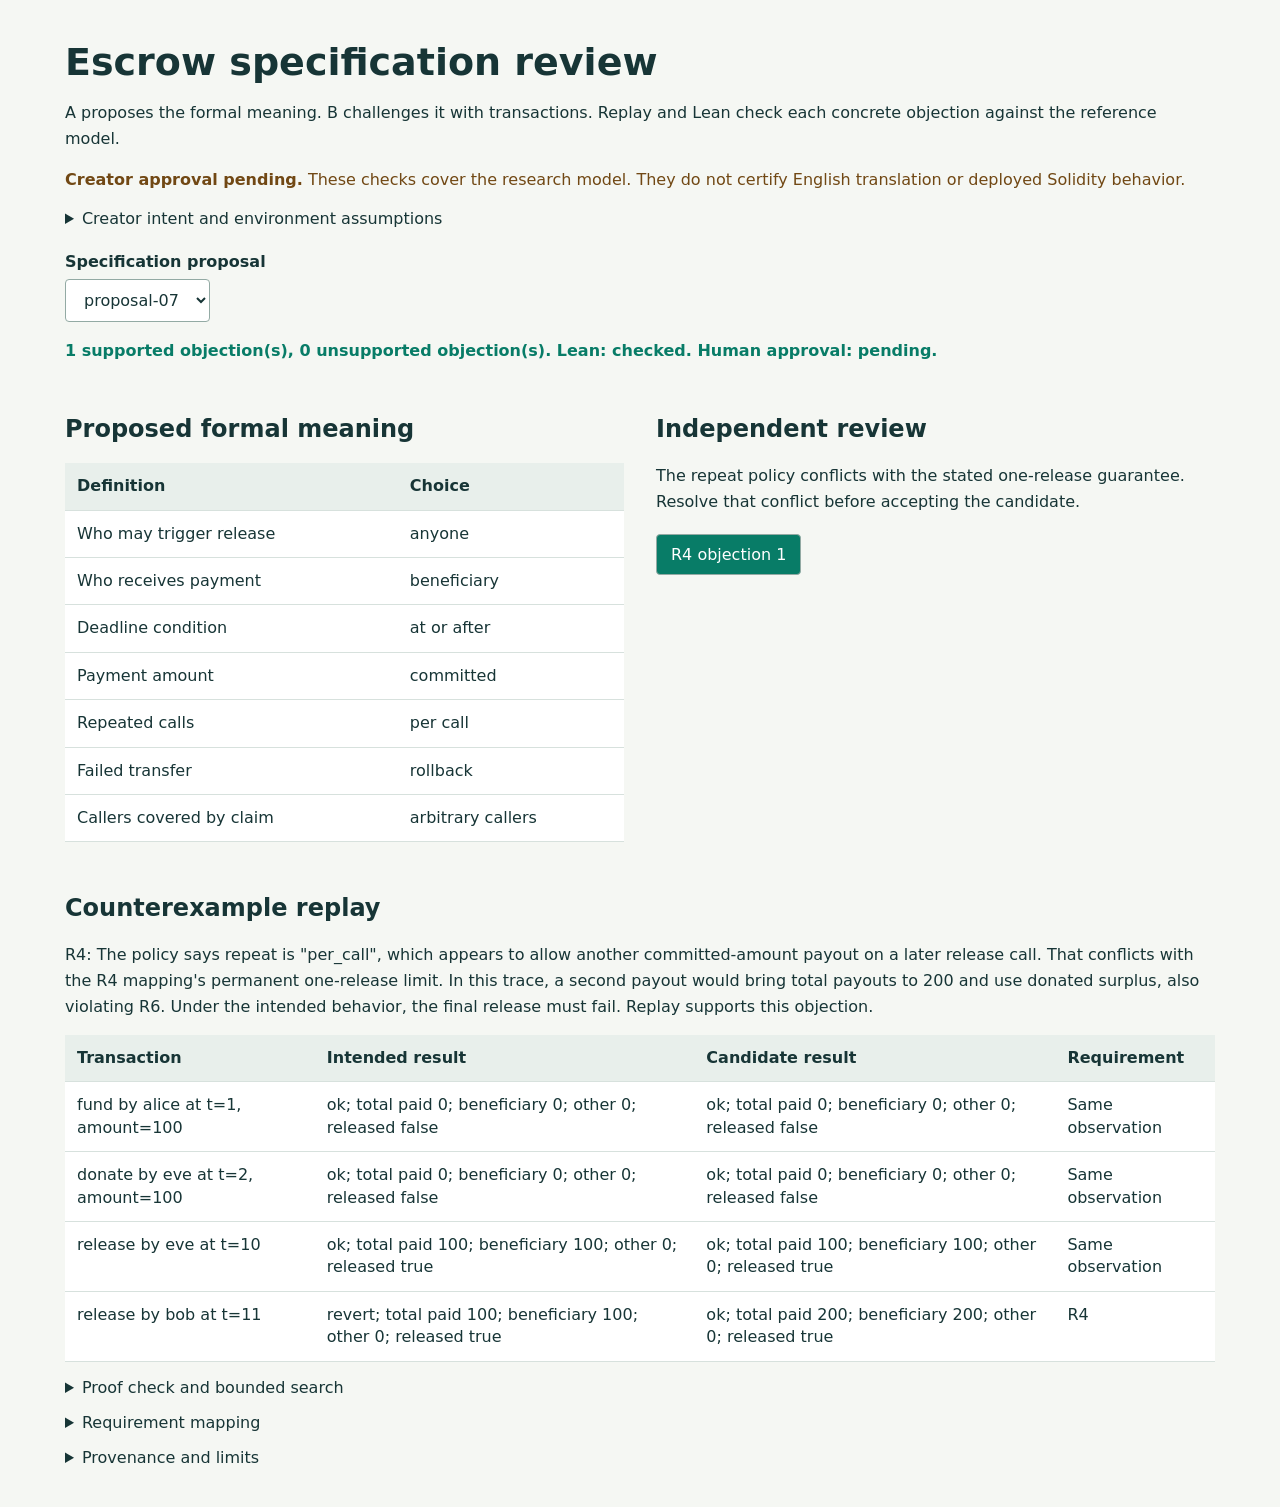
<file: runs/validated-live-loop/report.html>
<!doctype html>
<html lang="en"><head><meta charset="utf-8"><meta name="viewport" content="width=device-width, initial-scale=1">
<title>Escrow specification review</title>
<style>
:root{font-family:system-ui,sans-serif;color:#173536;background:#f5f7f3}body{margin:0}main{max-width:1150px;margin:40px auto;padding:0 24px}h1{font-size:38px;margin-bottom:12px}h2{font-size:24px;margin-top:36px}p{line-height:1.6}label{display:block;font-weight:600;margin:24px 0 8px}select,button{font:inherit;padding:10px 14px;border:1px solid #93aaa4;border-radius:4px;background:white;color:inherit}button{cursor:pointer;margin:4px 8px 4px 0}button[aria-pressed=true]{background:#087c67;color:white}table{width:100%;border-collapse:collapse;margin:16px 0;background:white}th,td{text-align:left;vertical-align:top;padding:12px;border-bottom:1px solid #d7e1dd;line-height:1.4}th{background:#e8efeb}.muted{color:#526966}.status{font-weight:600;color:#087c67}pre{white-space:pre-wrap;overflow-wrap:anywhere;line-height:1.5;background:#e8efeb;padding:16px}.columns{display:grid;grid-template-columns:1fr 1fr;gap:32px}details{margin:16px 0}summary{cursor:pointer}.warning{color:#714814}@media(max-width:750px){.columns{grid-template-columns:1fr}main{margin-top:24px}h1{font-size:30px}table{font-size:14px}th,td{padding:8px}}
</style></head><body><main>
<h1>Escrow specification review</h1>
<p>A proposes the formal meaning. B challenges it with transactions. Replay and Lean check each concrete objection against the reference model.</p>
<p class="warning"><strong>Creator approval pending.</strong> These checks cover the research model. They do not certify English translation or deployed Solidity behavior.</p>
<details><summary>Creator intent and environment assumptions</summary><div id="intent"></div></details>
<label for="case">Specification proposal</label><select id="case"></select>
<p id="status" class="status"></p>
<div class="columns"><section><h2>Proposed formal meaning</h2><table><thead><tr><th>Definition</th><th>Choice</th></tr></thead><tbody id="policy"></tbody></table></section>
<section><h2>Independent review</h2><p id="review"></p><div id="findings"></div></section></div>
<section id="trace-section" hidden><h2>Counterexample replay</h2><p id="explanation"></p>
<table><thead><tr><th>Transaction</th><th>Intended result</th><th>Candidate result</th><th>Requirement</th></tr></thead><tbody id="trace"></tbody></table></section>
<details><summary>Proof check and bounded search</summary><pre id="checks"></pre></details>
<details><summary>Requirement mapping</summary><div id="mapping"></div></details>
<details><summary>Provenance and limits</summary><pre id="provenance"></pre></details>
</main><script type="application/json" id="data">{"title": "Fixed-token escrow specification", "intent": {"version": 2, "title": "Fixed-token escrow specification", "units": "integer token base units", "actors": {"depositor": "alice", "beneficiary": "bob", "other": "eve"}, "example": {"amount": 100, "deadline": 10}, "requirements": [{"id": "R1", "text": "The depositor funds a single escrow exactly once with the committed amount. The amount and beneficiary are immutable. Deployment requires a positive amount, a nonzero beneficiary, and a deadline in the future at deployment. Funding is allowed before, at, or after the deadline."}, {"id": "R2", "text": "Before the deadline, release must fail. At the deadline and afterward, any address may trigger release when funded and not already released."}, {"id": "R3", "text": "A successful release pays the entire committed amount to the beneficiary, regardless of who triggers it. Calling release does not confer ownership."}, {"id": "R4", "text": "Across every transaction sequence, total escrow payouts must not exceed the committed amount. A successful release happens at most once."}, {"id": "R5", "text": "If token transfer fails, the release transaction reverts with no state changes. A later valid release must still be possible."}, {"id": "R6", "text": "Unsolicited token donations do not increase the beneficiary entitlement. Surplus remains locked in this v1 contract."}, {"id": "R7", "text": "The guarantees cover calls from arbitrary addresses, including malicious callers. Do not assume the caller is honest or the beneficiary."}], "approved_environment_assumptions": ["The chosen ERC20 token preserves balances and transfers exactly the requested integer amount. Fee-on-transfer and rebasing tokens are outside this model.", "A failed transaction rolls back token and escrow state atomically.", "Time is the chain timestamp and is nondecreasing across transactions. The deadline is fixed at deployment.", "The Lean transition model is sequential and abstracts away callbacks, gas, compiler behavior and the EVM. Solidity callback behavior requires separate executable tests."], "review_status": "research_fixture_pending_creator_review"}, "provenance": {"mode": "live_codex_agents", "model": "gpt-6-sol", "stopping_rule": "Bounded rounds or provisional convergence; human approval remains mandatory."}, "cases": [{"candidate": {"name": "proposal-07", "policy": {"caller": "anyone", "recipient": "beneficiary", "unlock": "at_or_after", "payout": "committed", "repeat": "per_call", "failure": "rollback", "scope": "arbitrary_callers"}, "requirement_mapping": [{"requirement_id": "R1", "formal_meaning": "Deployment requires committed amount A \u003e 0, a beneficiary B distinct from the zero address, and a fixed deadline D strictly greater than the deployment chain timestamp. For a single escrow, a successful funding transition is authorized only for the depositor, transfers exactly A integer token base units, and can occur at most once. Funding is allowed before, at, or after D: there is no funding deadline guard. A failed funding attempt does not count as successful funding. No transition changes A or B; unsolicited donations do not constitute the depositor's funding transition. Release is permitted only after successful funding. These deployment and funding-time rules are the explicit version-2 prototype design choices."}, {"requirement_id": "R2", "formal_meaning": "For every caller and reachable state at chain timestamp t, release fails when t \u003c D, where D is the fixed deployment deadline. When t \u003e= D, the escrow is funded, and no release has succeeded, every address is authorized to trigger release, subject to token-transfer success. Equality t = D is included."}, {"requirement_id": "R3", "formal_meaning": "Every successful release transfers exactly the full committed amount A from escrow to the immutable beneficiary B. The recipient does not depend on the triggering caller, and invoking release does not change ownership or entitlement."}, {"requirement_id": "R4", "formal_meaning": "For every finite transaction sequence reachable from deployment, including arbitrary interleavings of funding attempts, donations, failed releases, and calls by arbitrary addresses, the cumulative amount paid out by escrow is at most A and the number of successful releases is at most one. A successful release permanently prevents any subsequent successful release."}, {"requirement_id": "R5", "formal_meaning": "If a release token transfer fails, the complete release transaction reverts: escrow and token state equal their pre-transaction values, cumulative payout and successful-release count are unchanged, and the release right is not consumed. From a funded, unlocked, unreleased state, a failed transfer preserves eligibility for a later release by any address when that later transfer succeeds."}, {"requirement_id": "R6", "formal_meaning": "Unsolicited donations may increase escrow's token balance but never change A or increase beneficiary entitlement. A successful release pays A rather than the full balance; any donated surplus remains locked in the v1 escrow, with no surplus withdrawal transition. Donations cannot enable repeat payouts."}, {"requirement_id": "R7", "formal_meaning": "All transition conditions and sequence invariants quantify over arbitrary caller addresses, including malicious callers and callers distinct from both depositor and beneficiary. No honesty assumption or caller-equals-beneficiary assumption restricts the guarantees. The authorized depositor restriction applies to funding, while release authorization is open to every address."}], "assumptions": ["The chosen ERC20 token preserves balances and transfers exactly the requested integer amount. Fee-on-transfer and rebasing tokens are outside this model.", "A failed transaction rolls back token and escrow state atomically.", "Time is the chain timestamp and is nondecreasing across transactions. The deadline is fixed at deployment.", "The Lean transition model is sequential and abstracts away callbacks, gas, compiler behavior and the EVM. Solidity callback behavior requires separate executable tests."], "unresolved_questions": []}, "review": {"candidate_name": "proposal-07", "findings": [{"requirement_id": "R4", "explanation": "The policy says repeat is \"per_call\", which appears to allow another committed-amount payout on a later release call. That conflicts with the R4 mapping's permanent one-release limit. In this trace, a second payout would bring total payouts to 200 and use donated surplus, also violating R6. Under the intended behavior, the final release must fail.", "trace": [{"kind": "fund", "caller": "alice", "time": 1, "amount": 100, "transfer_ok": true}, {"kind": "donate", "caller": "eve", "time": 2, "amount": 100, "transfer_ok": true}, {"kind": "release", "caller": "eve", "time": 10, "amount": 0, "transfer_ok": true}, {"kind": "release", "caller": "bob", "time": 11, "amount": 0, "transfer_ok": true}]}], "unresolved_questions": ["Does \"repeat\": \"per_call\" permit a second successful release, or does the permanent one-release guard in the requirement mapping govern? The supplied candidate is internally inconsistent on this point."], "summary": "The repeat policy conflicts with the stated one-release guarantee. Resolve that conflict before accepting the candidate."}, "evaluation": {"candidate_name": "proposal-07", "findings": [{"requirement_id": "R4", "explanation": "The policy says repeat is \"per_call\", which appears to allow another committed-amount payout on a later release call. That conflicts with the R4 mapping's permanent one-release limit. In this trace, a second payout would bring total payouts to 200 and use donated surplus, also violating R6. Under the intended behavior, the final release must fail.", "trace": [{"kind": "fund", "caller": "alice", "time": 1, "amount": 100, "transfer_ok": true}, {"kind": "donate", "caller": "eve", "time": 2, "amount": 100, "transfer_ok": true}, {"kind": "release", "caller": "eve", "time": 10, "amount": 0, "transfer_ok": true}, {"kind": "release", "caller": "bob", "time": 11, "amount": 0, "transfer_ok": true}], "replay": {"mismatch": true, "requirements": ["R4"], "steps": [{"index": 0, "action": {"kind": "fund", "caller": "alice", "time": 1, "amount": 100, "transfer_ok": true}, "intended": {"outcome": "ok", "state": {"funded": true, "released": false, "balance": 100, "paid": 0, "bob": 0, "alice": 0, "eve": 0, "releases": 0}}, "candidate": {"outcome": "ok", "state": {"funded": true, "released": false, "balance": 100, "paid": 0, "bob": 0, "alice": 0, "eve": 0, "releases": 0}}, "differences": []}, {"index": 1, "action": {"kind": "donate", "caller": "eve", "time": 2, "amount": 100, "transfer_ok": true}, "intended": {"outcome": "ok", "state": {"funded": true, "released": false, "balance": 200, "paid": 0, "bob": 0, "alice": 0, "eve": 0, "releases": 0}}, "candidate": {"outcome": "ok", "state": {"funded": true, "released": false, "balance": 200, "paid": 0, "bob": 0, "alice": 0, "eve": 0, "releases": 0}}, "differences": []}, {"index": 2, "action": {"kind": "release", "caller": "eve", "time": 10, "amount": 0, "transfer_ok": true}, "intended": {"outcome": "ok", "state": {"funded": true, "released": true, "balance": 100, "paid": 100, "bob": 100, "alice": 0, "eve": 0, "releases": 1}}, "candidate": {"outcome": "ok", "state": {"funded": true, "released": true, "balance": 100, "paid": 100, "bob": 100, "alice": 0, "eve": 0, "releases": 1}}, "differences": []}, {"index": 3, "action": {"kind": "release", "caller": "bob", "time": 11, "amount": 0, "transfer_ok": true}, "intended": {"outcome": "revert", "state": {"funded": true, "released": true, "balance": 100, "paid": 100, "bob": 100, "alice": 0, "eve": 0, "releases": 1}}, "candidate": {"outcome": "ok", "state": {"funded": true, "released": true, "balance": 0, "paid": 200, "bob": 200, "alice": 0, "eve": 0, "releases": 2}}, "differences": ["R4"]}]}, "validated": true}], "bounded_check": {"depth": 4, "transitions_checked": 1304, "witnesses": {"R4": [{"kind": "fund", "caller": "alice", "time": 0, "amount": 100, "transfer_ok": true}, {"kind": "donate", "caller": "eve", "time": 0, "amount": 100, "transfer_ok": true}, {"kind": "release", "caller": "alice", "time": 10, "amount": 0, "transfer_ok": true}, {"kind": "release", "caller": "alice", "time": 10, "amount": 0, "transfer_ok": true}]}, "status": "bounded_mismatch_found"}, "validated_findings": 1, "unsupported_findings": 0, "detected_requirements": ["R4"], "missed_bounded_requirements": [], "extra_assumptions": [], "missing_assumptions": [], "unresolved_questions": ["Does \"repeat\": \"per_call\" permit a second successful release, or does the permanent one-release guard in the requirement mapping govern? The supplied candidate is internally inconsistent on this point."], "accepted": false, "disposition": "mismatch_found", "human_approval": "pending", "limitation": "Replay validates witnesses against a hand-authored reference interpretation. It does not certify English-to-Lean fidelity or Solidity/EVM correspondence.", "lean": {"status": "checked", "kernel_checked": true, "axioms": ["propext"], "validated_witnesses": 1, "reference_equivalence_proved": false, "scope": "Abstract transition model and generated witness/target claims only; human semantic review and EVM correspondence remain separate."}}}, {"candidate": {"name": "proposal-08", "policy": {"caller": "anyone", "recipient": "beneficiary", "unlock": "at_or_after", "payout": "committed", "repeat": "once", "failure": "rollback", "scope": "arbitrary_callers"}, "requirement_mapping": [{"requirement_id": "R1", "formal_meaning": "Deployment requires committed amount A \u003e 0, a beneficiary B distinct from the zero address, and a fixed deadline D strictly greater than the deployment chain timestamp. For a single escrow, a successful funding transition is authorized only for the depositor, transfers exactly A integer token base units, and can occur at most once. Funding is allowed before, at, or after D: there is no funding deadline guard. A failed funding attempt does not count as successful funding. No transition changes A or B; unsolicited donations do not constitute the depositor's funding transition. Release is permitted only after successful funding. These deployment and funding-time rules are the explicit version-2 prototype design choices."}, {"requirement_id": "R2", "formal_meaning": "For every caller and reachable state at chain timestamp t, release fails when t \u003c D, where D is the fixed deployment deadline. When t \u003e= D, the escrow is funded, and no release has succeeded, every address is authorized to trigger release, subject to token-transfer success. Equality t = D is included."}, {"requirement_id": "R3", "formal_meaning": "Every successful release transfers exactly the full committed amount A from escrow to the immutable beneficiary B. The recipient does not depend on the triggering caller, and invoking release does not change ownership or entitlement."}, {"requirement_id": "R4", "formal_meaning": "The repeat policy is once: a successful release permanently prevents every later release from succeeding, regardless of caller or available donated balance. For every finite transaction sequence reachable from deployment, including arbitrary interleavings of funding attempts, donations, failed releases, and calls by arbitrary addresses, cumulative escrow payouts are at most A and the number of successful releases is at most one. In the adjudicated trace, the release at time 10 succeeds and the release at time 11 reverts without a second payout."}, {"requirement_id": "R5", "formal_meaning": "If a release token transfer fails, the complete release transaction reverts: escrow and token state equal their pre-transaction values, cumulative payout and successful-release count are unchanged, and the release right is not consumed. From a funded, unlocked, unreleased state, a failed transfer preserves eligibility for a later release by any address when that later transfer succeeds."}, {"requirement_id": "R6", "formal_meaning": "Unsolicited donations may increase escrow's token balance but never change A or increase beneficiary entitlement. A successful release pays A rather than the full balance; any donated surplus remains locked in the v1 escrow, with no surplus withdrawal transition. Donations cannot enable repeat payouts."}, {"requirement_id": "R7", "formal_meaning": "All transition conditions and sequence invariants quantify over arbitrary caller addresses, including malicious callers and callers distinct from both depositor and beneficiary. No honesty assumption or caller-equals-beneficiary assumption restricts the guarantees. The authorized depositor restriction applies to funding, while release authorization is open to every address."}], "assumptions": ["The chosen ERC20 token preserves balances and transfers exactly the requested integer amount. Fee-on-transfer and rebasing tokens are outside this model.", "A failed transaction rolls back token and escrow state atomically.", "Time is the chain timestamp and is nondecreasing across transactions. The deadline is fixed at deployment.", "The Lean transition model is sequential and abstracts away callbacks, gas, compiler behavior and the EVM. Solidity callback behavior requires separate executable tests."], "unresolved_questions": []}, "review": {"candidate_name": "proposal-08", "findings": [], "unresolved_questions": [], "summary": "Provisional recommendation: the supplied candidate meaning matches R1\u2013R7 and adds no unapproved environment assumptions. No Lean implementation was supplied for verification."}, "evaluation": {"candidate_name": "proposal-08", "findings": [], "bounded_check": {"depth": 4, "transitions_checked": 1304, "witnesses": {}, "status": "no_mismatch_in_bounded_search"}, "validated_findings": 0, "unsupported_findings": 0, "detected_requirements": [], "missed_bounded_requirements": [], "extra_assumptions": [], "missing_assumptions": [], "unresolved_questions": [], "accepted": false, "disposition": "awaiting_creator_review", "human_approval": "pending", "limitation": "Replay validates witnesses against a hand-authored reference interpretation. It does not certify English-to-Lean fidelity or Solidity/EVM correspondence.", "lean": {"status": "checked", "kernel_checked": true, "axioms": ["propext"], "validated_witnesses": 0, "reference_equivalence_proved": true, "scope": "Abstract transition model and generated witness/target claims only; human semantic review and EVM correspondence remain separate."}}}], "accepted": false, "human_approval": "pending", "intent_sha256": "974512965776a698e245062d6096c5eabc88e8b60cc87e6610c6bd2b8320967d"}</script>
<script>
const data=JSON.parse(document.getElementById('data').textContent),$=id=>document.getElementById(id);
const labels={caller:'Who may trigger release',recipient:'Who receives payment',unlock:'Deadline condition',payout:'Payment amount',repeat:'Repeated calls',failure:'Failed transfer',scope:'Callers covered by claim'};
function node(tag,text,parent){const n=document.createElement(tag);n.textContent=text;parent.append(n);return n}
for(const r of data.intent.requirements)node('p',r.id+': '+r.text,$('intent'));
node('h3','Explicit environment assumptions',$('intent'));
for(const a of data.intent.approved_environment_assumptions)node('p',a,$('intent'));
data.cases.forEach((c,i)=>{const n=node('option',c.candidate.name,$('case'));n.value=i});
$('provenance').textContent=JSON.stringify({...data.provenance,intent_sha256:data.intent_sha256,accepted:data.accepted,human_approval:data.human_approval},null,2);
function drawTrace(f){$('trace-section').hidden=false;$('explanation').textContent=f.requirement_id+': '+f.explanation+' '+(f.validated?'Replay supports this objection.':'Replay did not substantiate this objection.');$('trace').replaceChildren();
for(const s of f.replay.steps){const r=node('tr','',$('trace'));node('td',s.action.kind+' by '+s.action.caller+' at t='+s.action.time+(s.action.kind==='release'?'':', amount='+s.action.amount)+(s.action.transfer_ok?'':' (transfer fails)'),r);
for(const k of ['intended','candidate']){const x=s[k];node('td',x.outcome+'; total paid '+x.state.paid+'; beneficiary '+x.state.bob+'; other '+(x.state.alice+x.state.eve)+'; released '+x.state.released,r)}node('td',s.differences.join(', ')||'Same observation',r)}}
function draw(){const c=data.cases[Number($('case').value)],e=c.evaluation;$('policy').replaceChildren();for(const [k,v] of Object.entries(c.candidate.policy)){const r=node('tr','',$('policy'));node('td',labels[k],r);node('td',v.replaceAll('_',' '),r)}
$('status').textContent=e.validated_findings+' supported objection(s), '+e.unsupported_findings+' unsupported objection(s). Lean: '+e.lean.status+'. Human approval: pending.';
$('review').textContent=c.review.summary;$('findings').replaceChildren();$('trace-section').hidden=true;e.findings.forEach((f,i)=>{const b=node('button',f.requirement_id+' objection '+(i+1),$('findings'));b.type='button';b.setAttribute('aria-pressed','false');b.onclick=()=>{for(const x of $('findings').children)x.setAttribute('aria-pressed','false');b.setAttribute('aria-pressed','true');drawTrace(f)}});
if(e.findings.length){$('findings').firstChild.click()}else node('p','No objection from B. This remains a provisional recommendation.',$('findings'));
$('checks').textContent=JSON.stringify({lean:e.lean,bounded_check:e.bounded_check,extra_assumptions:e.extra_assumptions,missing_assumptions:e.missing_assumptions,unresolved_questions:e.unresolved_questions,limitation:e.limitation},null,2);
$('mapping').replaceChildren();for(const r of c.candidate.requirement_mapping)node('p',r.requirement_id+': '+r.formal_meaning,$('mapping'));}
$('case').onchange=draw;draw();
</script></body></html>
</file>
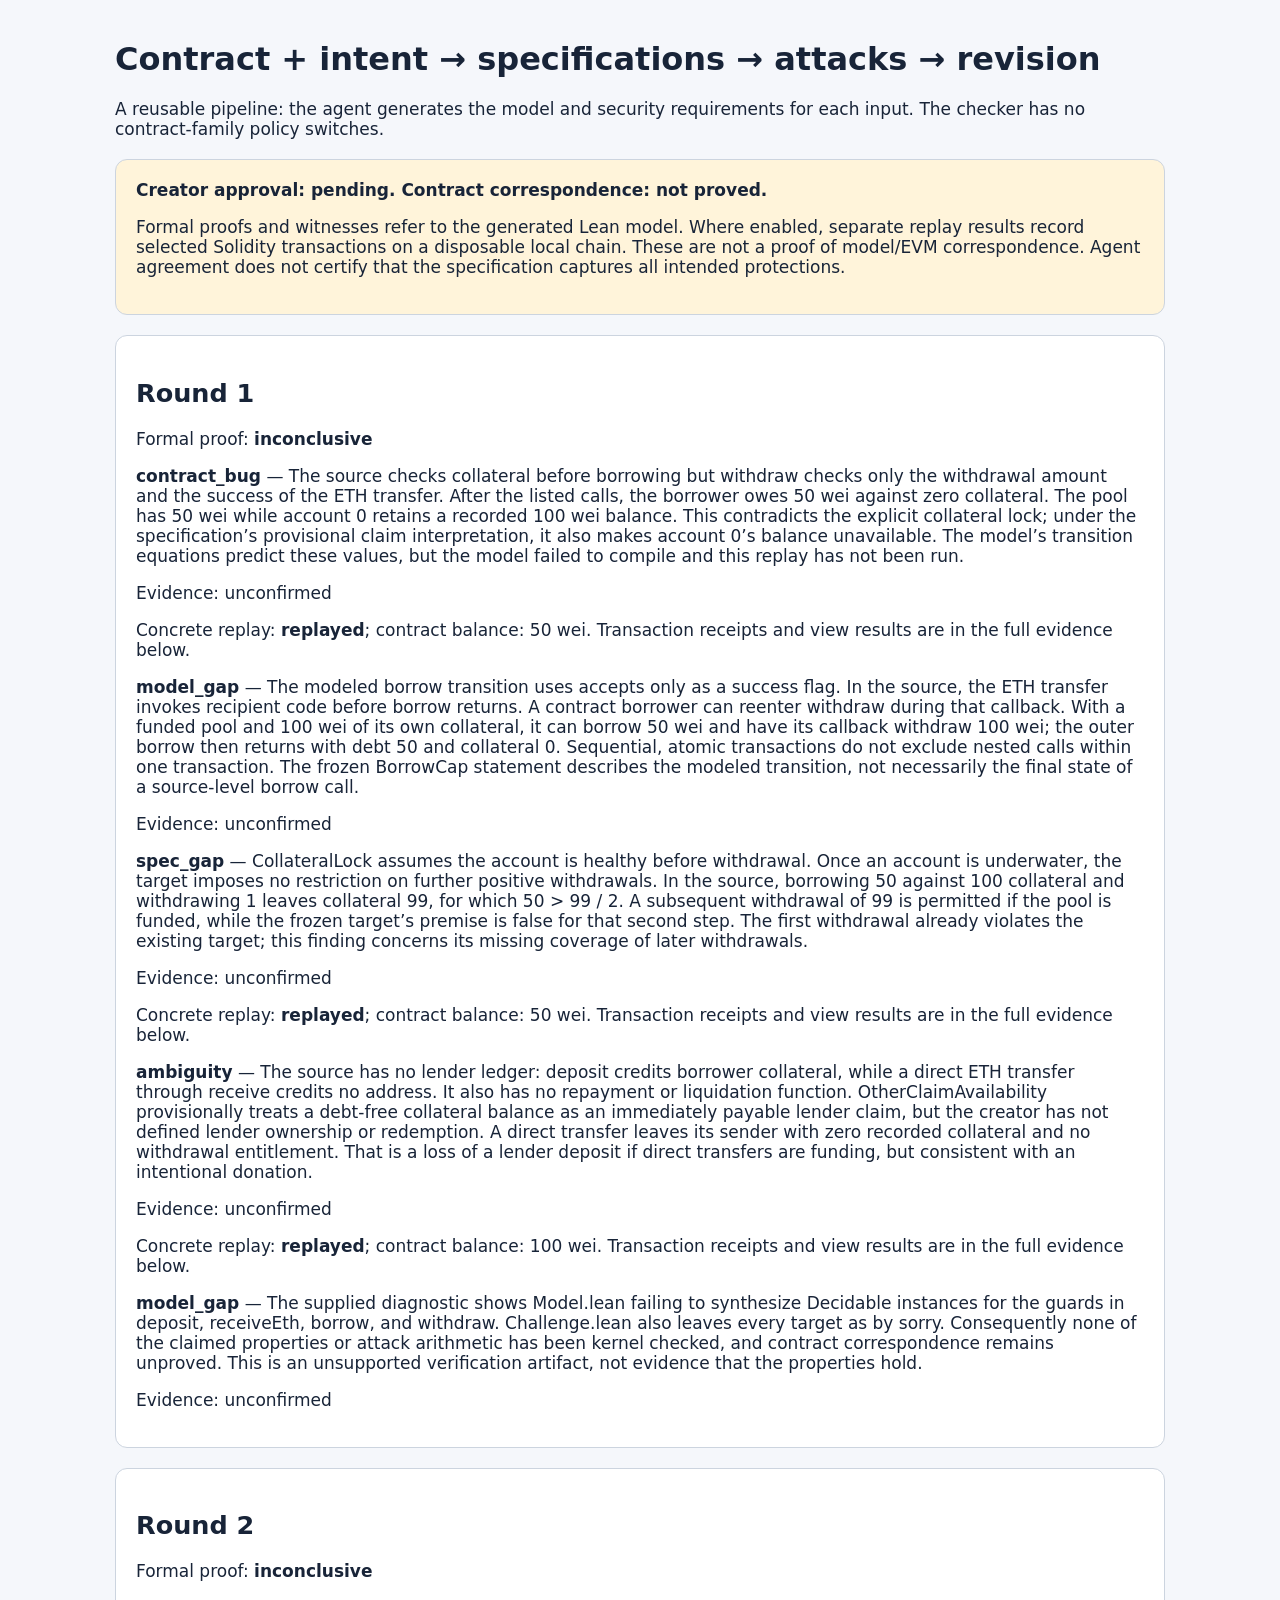
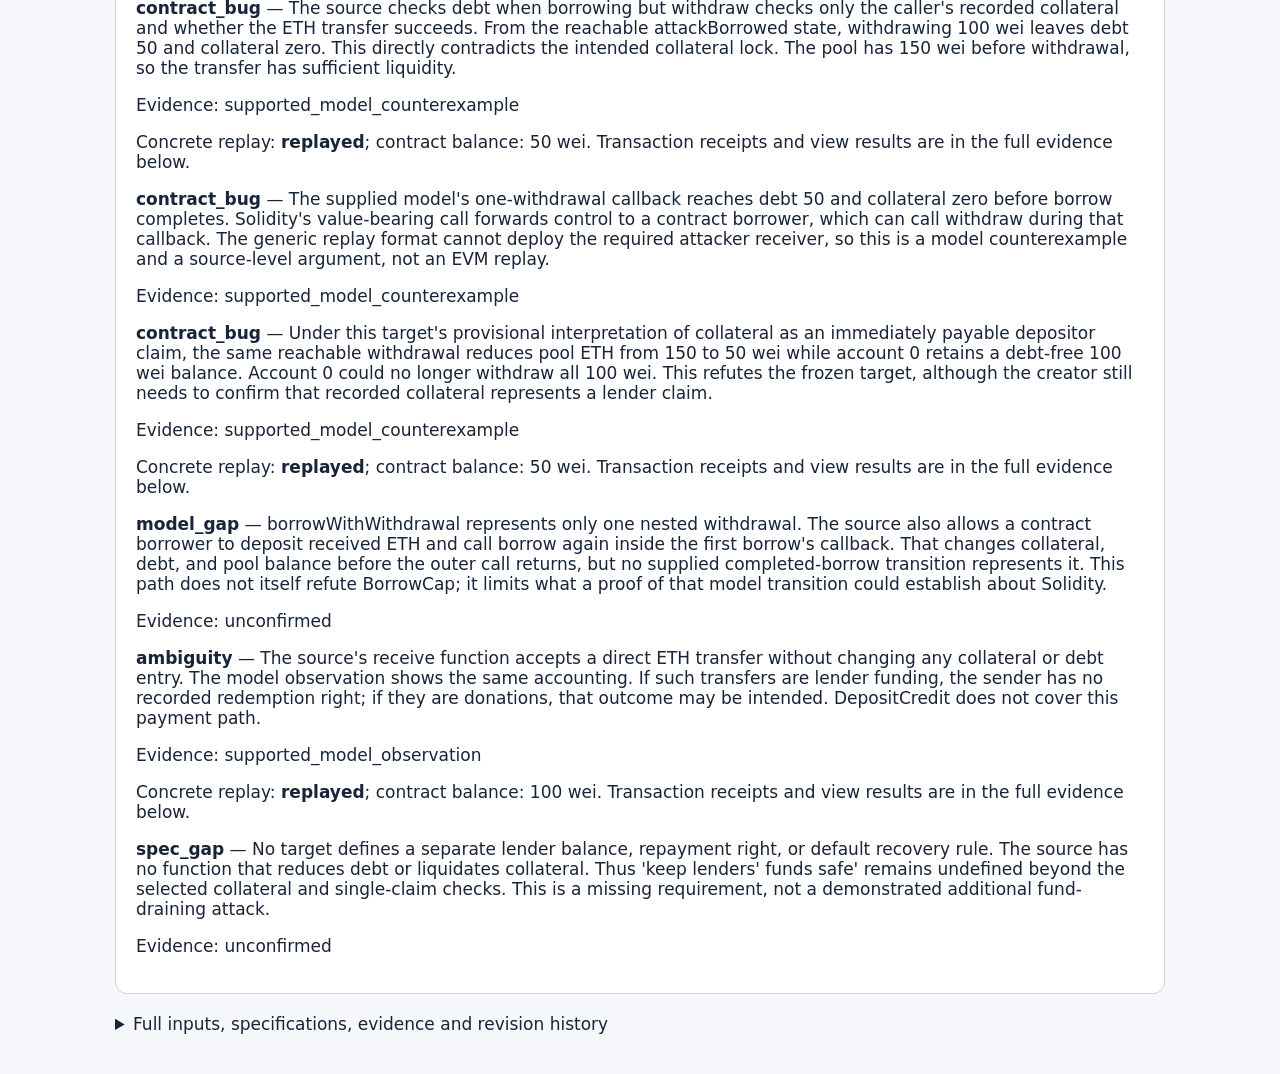
<file: general/evidence/lending/report.html>
<!doctype html><html><meta charset="utf-8"><title>Auto-prove: general intent pipeline</title>
<style>body{font:17px system-ui;max-width:1050px;margin:40px auto;padding:0 24px;background:#f5f7fb;color:#182438}h1{font-size:32px}article,aside{padding:20px;background:white;border:1px solid #ccd4df;border-radius:12px;margin:20px 0}aside{background:#fff4da}pre{white-space:pre-wrap;overflow-wrap:anywhere;font:13px monospace}summary{cursor:pointer}</style>
<h1>Contract + intent → specifications → attacks → revision</h1>
<p>A reusable pipeline: the agent generates the model and security requirements for each input. The checker has no contract-family policy switches.</p>
<aside><b>Creator approval: pending. Contract correspondence: not proved.</b><p>Formal proofs and witnesses refer to the generated Lean model. Where enabled, separate replay results record selected Solidity transactions on a disposable local chain. These are not a proof of model/EVM correspondence. Agent agreement does not certify that the specification captures all intended protections.</p></aside>
<article><h2>Round 1</h2><p>Formal proof: <b>inconclusive</b></p><p><b>contract_bug</b> — The source checks collateral before borrowing but withdraw checks only the withdrawal amount and the success of the ETH transfer. After the listed calls, the borrower owes 50 wei against zero collateral. The pool has 50 wei while account 0 retains a recorded 100 wei balance. This contradicts the explicit collateral lock; under the specification’s provisional claim interpretation, it also makes account 0’s balance unavailable. The model’s transition equations predict these values, but the model failed to compile and this replay has not been run.</p><p>Evidence: unconfirmed</p><p>Concrete replay: <b>replayed</b>; contract balance: 50 wei. Transaction receipts and view results are in the full evidence below.</p><p><b>model_gap</b> — The modeled borrow transition uses accepts only as a success flag. In the source, the ETH transfer invokes recipient code before borrow returns. A contract borrower can reenter withdraw during that callback. With a funded pool and 100 wei of its own collateral, it can borrow 50 wei and have its callback withdraw 100 wei; the outer borrow then returns with debt 50 and collateral 0. Sequential, atomic transactions do not exclude nested calls within one transaction. The frozen BorrowCap statement describes the modeled transition, not necessarily the final state of a source-level borrow call.</p><p>Evidence: unconfirmed</p><p><b>spec_gap</b> — CollateralLock assumes the account is healthy before withdrawal. Once an account is underwater, the target imposes no restriction on further positive withdrawals. In the source, borrowing 50 against 100 collateral and withdrawing 1 leaves collateral 99, for which 50 &gt; 99 / 2. A subsequent withdrawal of 99 is permitted if the pool is funded, while the frozen target’s premise is false for that second step. The first withdrawal already violates the existing target; this finding concerns its missing coverage of later withdrawals.</p><p>Evidence: unconfirmed</p><p>Concrete replay: <b>replayed</b>; contract balance: 50 wei. Transaction receipts and view results are in the full evidence below.</p><p><b>ambiguity</b> — The source has no lender ledger: deposit credits borrower collateral, while a direct ETH transfer through receive credits no address. It also has no repayment or liquidation function. OtherClaimAvailability provisionally treats a debt-free collateral balance as an immediately payable lender claim, but the creator has not defined lender ownership or redemption. A direct transfer leaves its sender with zero recorded collateral and no withdrawal entitlement. That is a loss of a lender deposit if direct transfers are funding, but consistent with an intentional donation.</p><p>Evidence: unconfirmed</p><p>Concrete replay: <b>replayed</b>; contract balance: 100 wei. Transaction receipts and view results are in the full evidence below.</p><p><b>model_gap</b> — The supplied diagnostic shows Model.lean failing to synthesize Decidable instances for the guards in deposit, receiveEth, borrow, and withdraw. Challenge.lean also leaves every target as by sorry. Consequently none of the claimed properties or attack arithmetic has been kernel checked, and contract correspondence remains unproved. This is an unsupported verification artifact, not evidence that the properties hold.</p><p>Evidence: unconfirmed</p></article><article><h2>Round 2</h2><p>Formal proof: <b>inconclusive</b></p><p><b>contract_bug</b> — The source checks debt when borrowing but withdraw checks only the caller&#x27;s recorded collateral and whether the ETH transfer succeeds. From the reachable attackBorrowed state, withdrawing 100 wei leaves debt 50 and collateral zero. This directly contradicts the intended collateral lock. The pool has 150 wei before withdrawal, so the transfer has sufficient liquidity.</p><p>Evidence: supported_model_counterexample</p><p>Concrete replay: <b>replayed</b>; contract balance: 50 wei. Transaction receipts and view results are in the full evidence below.</p><p><b>contract_bug</b> — The supplied model&#x27;s one-withdrawal callback reaches debt 50 and collateral zero before borrow completes. Solidity&#x27;s value-bearing call forwards control to a contract borrower, which can call withdraw during that callback. The generic replay format cannot deploy the required attacker receiver, so this is a model counterexample and a source-level argument, not an EVM replay.</p><p>Evidence: supported_model_counterexample</p><p><b>contract_bug</b> — Under this target&#x27;s provisional interpretation of collateral as an immediately payable depositor claim, the same reachable withdrawal reduces pool ETH from 150 to 50 wei while account 0 retains a debt-free 100 wei balance. Account 0 could no longer withdraw all 100 wei. This refutes the frozen target, although the creator still needs to confirm that recorded collateral represents a lender claim.</p><p>Evidence: supported_model_counterexample</p><p>Concrete replay: <b>replayed</b>; contract balance: 50 wei. Transaction receipts and view results are in the full evidence below.</p><p><b>model_gap</b> — borrowWithWithdrawal represents only one nested withdrawal. The source also allows a contract borrower to deposit received ETH and call borrow again inside the first borrow&#x27;s callback. That changes collateral, debt, and pool balance before the outer call returns, but no supplied completed-borrow transition represents it. This path does not itself refute BorrowCap; it limits what a proof of that model transition could establish about Solidity.</p><p>Evidence: unconfirmed</p><p><b>ambiguity</b> — The source&#x27;s receive function accepts a direct ETH transfer without changing any collateral or debt entry. The model observation shows the same accounting. If such transfers are lender funding, the sender has no recorded redemption right; if they are donations, that outcome may be intended. DepositCredit does not cover this payment path.</p><p>Evidence: supported_model_observation</p><p>Concrete replay: <b>replayed</b>; contract balance: 100 wei. Transaction receipts and view results are in the full evidence below.</p><p><b>spec_gap</b> — No target defines a separate lender balance, repayment right, or default recovery rule. The source has no function that reduces debt or liquidates collateral. Thus &#x27;keep lenders&#x27; funds safe&#x27; remains undefined beyond the selected collateral and single-claim checks. This is a missing requirement, not a demonstrated additional fund-draining attack.</p><p>Evidence: unconfirmed</p></article><details><summary>Full inputs, specifications, evidence and revision history</summary><pre>{
  &quot;version&quot;: &quot;general-pipeline-v1&quot;,
  &quot;input&quot;: {
    &quot;id&quot;: &quot;LendingPool&quot;,
    &quot;intent&quot;: &quot;Keep lenders’ funds safe. Borrowers may borrow at most half their collateral value, and must not remove collateral while doing so would leave their debt undercollateralized. Identify contract violations and missing assumptions; do not assume away malicious borrowers.&quot;,
    &quot;contract_source&quot;: &quot;// SPDX-License-Identifier: MIT\npragma solidity ^0.8.28;\ncontract LendingPool {\n    mapping(address =&gt; uint256) public collateral;\n    mapping(address =&gt; uint256) public debt;\n    function deposit() external payable { collateral[msg.sender] += msg.value; }\n    function borrow(uint256 amount) external {\n        require(debt[msg.sender] + amount &lt;= collateral[msg.sender] / 2);\n        debt[msg.sender] += amount;\n        (bool ok,) = msg.sender.call{value: amount}(\&quot;\&quot;); require(ok);\n    }\n    function withdraw(uint256 amount) external {\n        require(amount &lt;= collateral[msg.sender]);\n        collateral[msg.sender] -= amount;\n        (bool ok,) = msg.sender.call{value: amount}(\&quot;\&quot;); require(ok);\n    }\n    receive() external payable {}\n}\n&quot;,
    &quot;approved_assumptions&quot;: [
      &quot;Analyze sequential, atomic successful/reverted transactions.&quot;
    ]
  },
  &quot;rounds&quot;: [
    {
      &quot;number&quot;: 1,
      &quot;candidate&quot;: {
        &quot;status&quot;: &quot;supported&quot;,
        &quot;summary&quot;: &quot;The borrow check enforces the half-collateral limit when a loan is made, but withdraw can later remove all collateral without checking outstanding debt. A borrower can use another depositor’s ETH to withdraw their collateral, leaving debt unbacked and the other depositor unable to withdraw their recorded balance. The contract also has no distinct lender accounting, repayment, or liquidation mechanism, so comprehensive lender safety remains unspecified.&quot;,
        &quot;threat_model&quot;: [
          &quot;Assets are the pool’s ETH, each address’s recorded collateral, and outstanding debt.&quot;,
          &quot;An honest, debt-free depositor expects to recover recorded collateral. The contract does not identify a separate lender role.&quot;,
          &quot;A malicious borrower may deposit, borrow, and withdraw using any public function. No privileged role restricts them.&quot;,
          &quot;Anyone may send ETH through receive(), which increases the pool balance without crediting a claim.&quot;
        ],
        &quot;model_body&quot;: &quot;structure State where\n  collateral : Nat → Nat\n  debt : Nat → Nat\n  pool : Nat\n\ndef maxUint : Nat := 2 ^ 256 - 1\n\ndef empty : State :=\n  { collateral := fun _ =&gt; 0, debt := fun _ =&gt; 0, pool := 0 }\n\ndef put (f : Nat → Nat) (who value : Nat) : Nat → Nat :=\n  fun a =&gt; if a = who then value else f a\n\ndef depositAllowed (s : State) (who amount : Nat) : Prop :=\n  s.collateral who + amount ≤ maxUint ∧ s.pool + amount ≤ maxUint\n\ndef deposit (s : State) (who amount : Nat) : State :=\n  if depositAllowed s who amount then\n    { s with collateral := put s.collateral who (s.collateral who + amount), pool := s.pool + amount }\n  else s\n\ndef receiveAllowed (s : State) (amount : Nat) : Prop :=\n  s.pool + amount ≤ maxUint\n\ndef receiveEth (s : State) (amount : Nat) : State :=\n  if receiveAllowed s amount then\n    { s with pool := s.pool + amount }\n  else s\n\ndef borrowAllowed (s : State) (who amount : Nat) : Prop :=\n  s.debt who + amount ≤ s.collateral who / 2 ∧ s.debt who + amount ≤ maxUint ∧ amount ≤ s.pool\n\ndef borrow (s : State) (who amount : Nat) (accepts : Bool) : State :=\n  if borrowAllowed s who amount ∧ accepts = true then\n    { s with debt := put s.debt who (s.debt who + amount), pool := s.pool - amount }\n  else s\n\ndef withdrawAllowed (s : State) (who amount : Nat) : Prop :=\n  amount ≤ s.collateral who ∧ amount ≤ s.pool\n\ndef withdraw (s : State) (who amount : Nat) (accepts : Bool) : State :=\n  if withdrawAllowed s who amount ∧ accepts = true then\n    { s with collateral := put s.collateral who (s.collateral who - amount), pool := s.pool - amount }\n  else s\n\ndef attackStart : State := deposit (deposit empty 0 100) 1 100\n\ndef attackBorrowed : State := borrow attackStart 1 50 true\n\ndef attackPost : State := withdraw attackBorrowed 1 100 true&quot;,
        &quot;properties&quot;: [
          {
            &quot;id&quot;: &quot;DepositCredit&quot;,
            &quot;requirement&quot;: &quot;A successful deposit increases the sender’s recorded collateral by the ETH deposited.&quot;,
            &quot;intent_basis&quot;: &quot;Inferred accounting requirement from the payable deposit function and the request to protect deposited funds; this does not establish a separate lender claim.&quot;,
            &quot;statement&quot;: &quot;∀ (s : State) (who amount : Nat), depositAllowed s who amount → (deposit s who amount).collateral who = s.collateral who + amount&quot;,
            &quot;explanation&quot;: &quot;The modeled deposit credits the sender. Whether this credit represents borrower collateral, lender funds, or both requires creator input.&quot;,
            &quot;proof&quot;: &quot;by intro s who amount h; simp [deposit, h, put]&quot;
          },
          {
            &quot;id&quot;: &quot;BorrowCap&quot;,
            &quot;requirement&quot;: &quot;A successful borrow leaves the borrower’s total debt at most half their recorded collateral.&quot;,
            &quot;intent_basis&quot;: &quot;Explicit creator intent.&quot;,
            &quot;statement&quot;: &quot;∀ (s : State) (who amount : Nat), borrowAllowed s who amount → (borrow s who amount true).debt who ≤ (borrow s who amount true).collateral who / 2&quot;,
            &quot;explanation&quot;: &quot;The borrow guard establishes this condition at the borrow step. It does not protect the condition after a later withdrawal.&quot;,
            &quot;proof&quot;: &quot;by intro s who amount h; simpa [borrow, h, put] using h.1&quot;
          },
          {
            &quot;id&quot;: &quot;CollateralLock&quot;,
            &quot;requirement&quot;: &quot;A borrower must not successfully withdraw collateral when the remaining collateral would back less than twice their outstanding debt.&quot;,
            &quot;intent_basis&quot;: &quot;Explicit creator intent.&quot;,
            &quot;statement&quot;: &quot;∀ (s : State) (who amount : Nat), s.debt who ≤ s.collateral who / 2 → withdrawAllowed s who amount → (withdraw s who amount true).debt who ≤ (withdraw s who amount true).collateral who / 2&quot;,
            &quot;explanation&quot;: &quot;contract_bug: withdraw checks only the recorded collateral and available ETH. This statement is false for the attack trace below; the placeholder is an intentionally rejected proof attempt.&quot;,
            &quot;proof&quot;: &quot;by sorry&quot;
          },
          {
            &quot;id&quot;: &quot;OtherClaimAvailability&quot;,
            &quot;requirement&quot;: &quot;A borrower’s withdrawal must not make an already payable, debt-free depositor’s recorded claim unavailable.&quot;,
            &quot;intent_basis&quot;: &quot;Inferred from keeping depositors’ funds safe. Treating recorded collateral as an immediately payable claim is provisional because lender accounting is unspecified.&quot;,
            &quot;statement&quot;: &quot;∀ (s : State) (borrower honest amount : Nat), borrower ≠ honest → s.debt honest = 0 → s.pool ≥ s.collateral honest → withdrawAllowed s borrower amount → (withdraw s borrower amount true).pool ≥ (withdraw s borrower amount true).collateral honest&quot;,
            &quot;explanation&quot;: &quot;contract_bug under the stated claim interpretation: the malicious borrower’s withdrawal reduces pool ETH below another depositor’s recorded balance. This statement is false; the placeholder is an intentionally rejected proof attempt.&quot;,
            &quot;proof&quot;: &quot;by sorry&quot;
          },
          {
            &quot;id&quot;: &quot;AttackTrace&quot;,
            &quot;requirement&quot;: &quot;The collateral lock and protection of another depositor’s claim must hold through allowed actions.&quot;,
            &quot;intent_basis&quot;: &quot;The collateral lock is explicit intent; claim availability is inferred from fund safety.&quot;,
            &quot;statement&quot;: &quot;depositAllowed empty 0 100 ∧ depositAllowed (deposit empty 0 100) 1 100 ∧ borrowAllowed attackStart 1 50 ∧ withdrawAllowed attackBorrowed 1 100 ∧ attackBorrowed.debt 1 = 50 ∧ attackBorrowed.pool = 150 ∧ attackPost.debt 1 &gt; attackPost.collateral 1 / 2 ∧ attackPost.pool &lt; attackPost.collateral 0&quot;,
            &quot;explanation&quot;: &quot;This is a counterexample witness, not a safety guarantee. Address 0 deposits 100 ETH; address 1 deposits 100, borrows 50, then withdraws 100. The pool ends with 50 ETH, address 1 owes 50 against zero collateral, and address 0 still has a 100 ETH recorded balance.&quot;,
            &quot;proof&quot;: &quot;by decide&quot;
          }
        ],
        &quot;assumptions&quot;: [
          &quot;Approved: transactions are sequential and atomic; a reverted transaction leaves state unchanged.&quot;,
          &quot;The formal borrow ratio uses the contract’s units: both collateral and loans are ETH amounts in wei, with Solidity-style integer division.&quot;,
          &quot;Addresses are abstract Nat identities. The trace uses two distinct identities, 0 and 1; neither has special privileges.&quot;,
          &quot;The OtherClaimAvailability requirement provisionally treats a debt-free depositor’s recorded collateral as an immediately payable claim. This is an inferred security requirement, not a creator-approved definition of lender solvency.&quot;
        ],
        &quot;unresolved_questions&quot;: [
          &quot;spec_gap / ambiguity: Is deposit() meant for borrower collateral, lender funding, or both? How are lender ownership and withdrawal claims recorded?&quot;,
          &quot;spec_gap / ambiguity: What does lender solvency require: immediate ETH availability, eventual recovery, or assets including collectible debt?&quot;,
          &quot;spec_gap: How should borrowers repay debt, and who may seize or liquidate collateral? No repayment or liquidation function exists; any liquidation policy would need fairness and valuation rules.&quot;,
          &quot;ambiguity: Is native ETH the only intended collateral and loan asset? The source uses ETH and has no oracle; any other asset or valuation would need oracle trust and token-behavior rules.&quot;,
          &quot;ambiguity: Is ETH sent through receive() an intentional donation? It creates no recorded claim.&quot;,
          &quot;ambiguity: No administrator exists in this contract. Should any administrator have authority over funds, valuation, or liquidation?&quot;
        ],
        &quot;execution_gaps&quot;: [
          &quot;model_gap: The accepts flag represents a transfer that succeeds or reverts; nested callback and reentrancy effects, gas behavior, and recipient code are not modeled. The counterexample uses no reentrancy.&quot;,
          &quot;model_gap: The pool balance omits forced ETH transfers and other EVM account-balance details. Arithmetic guards model relevant uint256 overflow and failed transfers at this level.&quot;,
          &quot;The model has no separate lender ledger because the source has none, and it does not claim to prove aggregate lender solvency.&quot;,
          &quot;No Lean compiler or verifier was run. The two by sorry terms are unproved attempts and must be rejected; the other proof terms are supplied for verification.&quot;
        ]
      },
      &quot;findings&quot;: [
        {
          &quot;finding&quot;: {
            &quot;kind&quot;: &quot;contract_bug&quot;,
            &quot;property_id&quot;: &quot;CollateralLock&quot;,
            &quot;reasoning&quot;: &quot;The source checks collateral before borrowing but withdraw checks only the withdrawal amount and the success of the ETH transfer. After the listed calls, the borrower owes 50 wei against zero collateral. The pool has 50 wei while account 0 retains a recorded 100 wei balance. This contradicts the explicit collateral lock; under the specification’s provisional claim interpretation, it also makes account 0’s balance unavailable. The model’s transition equations predict these values, but the model failed to compile and this replay has not been run.&quot;,
            &quot;evidence_kind&quot;: &quot;reasoning_only&quot;,
            &quot;transaction_sequence&quot;: [
              &quot;Account 0 deposits 100 wei, recording 100 wei of collateral.&quot;,
              &quot;Account 1 deposits 100 wei, then borrows 50 wei.&quot;,
              &quot;Account 1 withdraws its full 100 wei of collateral. The pool has 150 wei before this withdrawal, so the transfer can succeed.&quot;,
              &quot;Expected result: account 1 has debt 50 and collateral 0; the pool has 50 wei and account 0 still has collateral 100.&quot;
            ],
            &quot;observation_statement&quot;: &quot;&quot;,
            &quot;proof&quot;: &quot;&quot;,
            &quot;suggested_change&quot;: &quot;Require debt[msg.sender] &lt;= (collateral[msg.sender] - amount) / 2 before completing a positive collateral withdrawal. Keep the collateral lock requirement and verify the resulting implementation.&quot;,
            &quot;evm_trace&quot;: {
              &quot;contract_name&quot;: &quot;LendingPool&quot;,
              &quot;constructor_arguments&quot;: [],
              &quot;actions&quot;: [
                {
                  &quot;account&quot;: 0,
                  &quot;function&quot;: &quot;deposit()&quot;,
                  &quot;arguments&quot;: [],
                  &quot;value_wei&quot;: &quot;100&quot;
                },
                {
                  &quot;account&quot;: 1,
                  &quot;function&quot;: &quot;deposit()&quot;,
                  &quot;arguments&quot;: [],
                  &quot;value_wei&quot;: &quot;100&quot;
                },
                {
                  &quot;account&quot;: 1,
                  &quot;function&quot;: &quot;borrow(uint256)&quot;,
                  &quot;arguments&quot;: [
                    &quot;50&quot;
                  ],
                  &quot;value_wei&quot;: &quot;0&quot;
                },
                {
                  &quot;account&quot;: 1,
                  &quot;function&quot;: &quot;withdraw(uint256)&quot;,
                  &quot;arguments&quot;: [
                    &quot;100&quot;
                  ],
                  &quot;value_wei&quot;: &quot;0&quot;
                }
              ],
              &quot;observations&quot;: [
                {
                  &quot;label&quot;: &quot;borrower debt&quot;,
                  &quot;function&quot;: &quot;debt(address)&quot;,
                  &quot;arguments&quot;: [
                    &quot;$account:1&quot;
                  ]
                },
                {
                  &quot;label&quot;: &quot;borrower collateral&quot;,
                  &quot;function&quot;: &quot;collateral(address)&quot;,
                  &quot;arguments&quot;: [
                    &quot;$account:1&quot;
                  ]
                },
                {
                  &quot;label&quot;: &quot;other depositor collateral&quot;,
                  &quot;function&quot;: &quot;collateral(address)&quot;,
                  &quot;arguments&quot;: [
                    &quot;$account:0&quot;
                  ]
                }
              ]
            }
          },
          &quot;check&quot;: {
            &quot;status&quot;: &quot;unconfirmed&quot;,
            &quot;meaning&quot;: &quot;Reasoning only; no independently checked attack&quot;
          },
          &quot;superseded_check&quot;: {
            &quot;status&quot;: &quot;unconfirmed&quot;,
            &quot;meaning&quot;: &quot;Reasoning only; no independently checked attack&quot;
          },
          &quot;evm_check&quot;: {
            &quot;status&quot;: &quot;replayed&quot;,
            &quot;input_digest&quot;: &quot;d375ec30d149b5943d9653dc2b7790b77c9332bc4f686224603f79e28de796c0&quot;,
            &quot;trace_digest&quot;: &quot;628e21ddd6f57a34afd784ae56283c75e347c374513dca2dff85937d64ebd727&quot;,
            &quot;scope&quot;: &quot;concrete Solidity transactions on disposable local Anvil; no model/EVM equivalence proof&quot;,
            &quot;intent_connection&quot;: &quot;fallible interpretation; creator review pending&quot;,
            &quot;transactions&quot;: [
              {
                &quot;action&quot;: {
                  &quot;account&quot;: 0,
                  &quot;function&quot;: &quot;deposit()&quot;,
                  &quot;arguments&quot;: [],
                  &quot;value_wei&quot;: &quot;100&quot;
                },
                &quot;status&quot;: &quot;success&quot;,
                &quot;transaction_hash&quot;: &quot;0x08ba943cbf95c6634c0feeeedeededbdf877446c765b98b22dd1ba24e8b72b0a&quot;,
                &quot;gas_used&quot;: 43645
              },
              {
                &quot;action&quot;: {
                  &quot;account&quot;: 1,
                  &quot;function&quot;: &quot;deposit()&quot;,
                  &quot;arguments&quot;: [],
                  &quot;value_wei&quot;: &quot;100&quot;
                },
                &quot;status&quot;: &quot;success&quot;,
                &quot;transaction_hash&quot;: &quot;0x21e2dd46f383435c50e64d9777aeb5d84113f6f5422d63fec1787eaaa4b73d07&quot;,
                &quot;gas_used&quot;: 43645
              },
              {
                &quot;action&quot;: {
                  &quot;account&quot;: 1,
                  &quot;function&quot;: &quot;borrow(uint256)&quot;,
                  &quot;arguments&quot;: [
                    &quot;50&quot;
                  ],
                  &quot;value_wei&quot;: &quot;0&quot;
                },
                &quot;status&quot;: &quot;success&quot;,
                &quot;transaction_hash&quot;: &quot;0x307c001eee1010a392ebf39d8f4a5d99ede07d461fba03adfdba95b13dfb5619&quot;,
                &quot;gas_used&quot;: 53912
              },
              {
                &quot;action&quot;: {
                  &quot;account&quot;: 1,
                  &quot;function&quot;: &quot;withdraw(uint256)&quot;,
                  &quot;arguments&quot;: [
                    &quot;100&quot;
                  ],
                  &quot;value_wei&quot;: &quot;0&quot;
                },
                &quot;status&quot;: &quot;success&quot;,
                &quot;transaction_hash&quot;: &quot;0x1bfd2de398fc062871518142f5d035ab553f89e4622394e2dd83717d5a84ea79&quot;,
                &quot;gas_used&quot;: 29395
              }
            ],
            &quot;observations&quot;: [
              {
                &quot;label&quot;: &quot;borrower debt&quot;,
                &quot;function&quot;: &quot;debt(address)&quot;,
                &quot;arguments&quot;: [
                  &quot;$account:1&quot;
                ],
                &quot;raw_value&quot;: &quot;0x0000000000000000000000000000000000000000000000000000000000000032&quot;
              },
              {
                &quot;label&quot;: &quot;borrower collateral&quot;,
                &quot;function&quot;: &quot;collateral(address)&quot;,
                &quot;arguments&quot;: [
                  &quot;$account:1&quot;
                ],
                &quot;raw_value&quot;: &quot;0x0000000000000000000000000000000000000000000000000000000000000000&quot;
              },
              {
                &quot;label&quot;: &quot;other depositor collateral&quot;,
                &quot;function&quot;: &quot;collateral(address)&quot;,
                &quot;arguments&quot;: [
                  &quot;$account:0&quot;
                ],
                &quot;raw_value&quot;: &quot;0x0000000000000000000000000000000000000000000000000000000000000064&quot;
              }
            ],
            &quot;contract_address&quot;: &quot;0x5fbdb2315678afecb367f032d93f642f64180aa3&quot;,
            &quot;contract_balance_wei&quot;: 50
          }
        },
        {
          &quot;finding&quot;: {
            &quot;kind&quot;: &quot;model_gap&quot;,
            &quot;property_id&quot;: &quot;BorrowCap&quot;,
            &quot;reasoning&quot;: &quot;The modeled borrow transition uses accepts only as a success flag. In the source, the ETH transfer invokes recipient code before borrow returns. A contract borrower can reenter withdraw during that callback. With a funded pool and 100 wei of its own collateral, it can borrow 50 wei and have its callback withdraw 100 wei; the outer borrow then returns with debt 50 and collateral 0. Sequential, atomic transactions do not exclude nested calls within one transaction. The frozen BorrowCap statement describes the modeled transition, not necessarily the final state of a source-level borrow call.&quot;,
            &quot;evidence_kind&quot;: &quot;reasoning_only&quot;,
            &quot;transaction_sequence&quot;: [
              &quot;An honest account deposits 100 wei; a malicious contract borrower deposits 100 wei.&quot;,
              &quot;The malicious contract calls borrow(50). The pool has 150 wei after the loan transfer.&quot;,
              &quot;Its ETH-receiving callback calls withdraw(100) once and accepts that transfer.&quot;,
              &quot;Expected final state of the single borrow transaction: borrower debt 50, collateral 0, pool 50.&quot;
            ],
            &quot;observation_statement&quot;: &quot;&quot;,
            &quot;proof&quot;: &quot;&quot;,
            &quot;suggested_change&quot;: &quot;Model callbacks and nested calls before treating BorrowCap as a property of a completed Solidity transaction. Enforce the withdrawal collateral check so such callbacks cannot remove required collateral.&quot;,
            &quot;evm_trace&quot;: null
          },
          &quot;check&quot;: {
            &quot;status&quot;: &quot;unconfirmed&quot;,
            &quot;meaning&quot;: &quot;Reasoning only; no independently checked attack&quot;
          },
          &quot;superseded_check&quot;: {
            &quot;status&quot;: &quot;unconfirmed&quot;,
            &quot;meaning&quot;: &quot;Reasoning only; no independently checked attack&quot;
          },
          &quot;evm_check&quot;: {
            &quot;status&quot;: &quot;not_run&quot;
          }
        },
        {
          &quot;finding&quot;: {
            &quot;kind&quot;: &quot;spec_gap&quot;,
            &quot;property_id&quot;: &quot;CollateralLock&quot;,
            &quot;reasoning&quot;: &quot;CollateralLock assumes the account is healthy before withdrawal. Once an account is underwater, the target imposes no restriction on further positive withdrawals. In the source, borrowing 50 against 100 collateral and withdrawing 1 leaves collateral 99, for which 50 &gt; 99 / 2. A subsequent withdrawal of 99 is permitted if the pool is funded, while the frozen target’s premise is false for that second step. The first withdrawal already violates the existing target; this finding concerns its missing coverage of later withdrawals.&quot;,
            &quot;evidence_kind&quot;: &quot;reasoning_only&quot;,
            &quot;transaction_sequence&quot;: [
              &quot;Account 0 deposits 100 wei; account 1 deposits 100 wei and borrows 50 wei.&quot;,
              &quot;Account 1 withdraws 1 wei, leaving debt 50 and collateral 99.&quot;,
              &quot;Account 1 withdraws the remaining 99 wei despite already being underwater; the pool still has enough ETH.&quot;,
              &quot;Expected result: debt 50 and collateral 0.&quot;
            ],
            &quot;observation_statement&quot;: &quot;&quot;,
            &quot;proof&quot;: &quot;&quot;,
            &quot;suggested_change&quot;: &quot;State the rule for every successful positive collateral withdrawal, including one from an already underwater account: the resulting debt must not exceed half the remaining collateral. Do not rely on the healthy-state premise alone.&quot;,
            &quot;evm_trace&quot;: {
              &quot;contract_name&quot;: &quot;LendingPool&quot;,
              &quot;constructor_arguments&quot;: [],
              &quot;actions&quot;: [
                {
                  &quot;account&quot;: 0,
                  &quot;function&quot;: &quot;deposit()&quot;,
                  &quot;arguments&quot;: [],
                  &quot;value_wei&quot;: &quot;100&quot;
                },
                {
                  &quot;account&quot;: 1,
                  &quot;function&quot;: &quot;deposit()&quot;,
                  &quot;arguments&quot;: [],
                  &quot;value_wei&quot;: &quot;100&quot;
                },
                {
                  &quot;account&quot;: 1,
                  &quot;function&quot;: &quot;borrow(uint256)&quot;,
                  &quot;arguments&quot;: [
                    &quot;50&quot;
                  ],
                  &quot;value_wei&quot;: &quot;0&quot;
                },
                {
                  &quot;account&quot;: 1,
                  &quot;function&quot;: &quot;withdraw(uint256)&quot;,
                  &quot;arguments&quot;: [
                    &quot;1&quot;
                  ],
                  &quot;value_wei&quot;: &quot;0&quot;
                },
                {
                  &quot;account&quot;: 1,
                  &quot;function&quot;: &quot;withdraw(uint256)&quot;,
                  &quot;arguments&quot;: [
                    &quot;99&quot;
                  ],
                  &quot;value_wei&quot;: &quot;0&quot;
                }
              ],
              &quot;observations&quot;: [
                {
                  &quot;label&quot;: &quot;borrower debt&quot;,
                  &quot;function&quot;: &quot;debt(address)&quot;,
                  &quot;arguments&quot;: [
                    &quot;$account:1&quot;
                  ]
                },
                {
                  &quot;label&quot;: &quot;borrower collateral&quot;,
                  &quot;function&quot;: &quot;collateral(address)&quot;,
                  &quot;arguments&quot;: [
                    &quot;$account:1&quot;
                  ]
                }
              ]
            }
          },
          &quot;check&quot;: {
            &quot;status&quot;: &quot;unconfirmed&quot;,
            &quot;meaning&quot;: &quot;Reasoning only; no independently checked attack&quot;
          },
          &quot;superseded_check&quot;: {
            &quot;status&quot;: &quot;unconfirmed&quot;,
            &quot;meaning&quot;: &quot;Reasoning only; no independently checked attack&quot;
          },
          &quot;evm_check&quot;: {
            &quot;status&quot;: &quot;replayed&quot;,
            &quot;input_digest&quot;: &quot;d375ec30d149b5943d9653dc2b7790b77c9332bc4f686224603f79e28de796c0&quot;,
            &quot;trace_digest&quot;: &quot;4bb20ceed925d5b037a6a56575ecbc86a9cac55da36298e9a492577cbf7b64f9&quot;,
            &quot;scope&quot;: &quot;concrete Solidity transactions on disposable local Anvil; no model/EVM equivalence proof&quot;,
            &quot;intent_connection&quot;: &quot;fallible interpretation; creator review pending&quot;,
            &quot;transactions&quot;: [
              {
                &quot;action&quot;: {
                  &quot;account&quot;: 0,
                  &quot;function&quot;: &quot;deposit()&quot;,
                  &quot;arguments&quot;: [],
                  &quot;value_wei&quot;: &quot;100&quot;
                },
                &quot;status&quot;: &quot;success&quot;,
                &quot;transaction_hash&quot;: &quot;0x7226448df314a133fad66a97b785444187ebfbe1581dd8eaf146bb29238a4034&quot;,
                &quot;gas_used&quot;: 43645
              },
              {
                &quot;action&quot;: {
                  &quot;account&quot;: 1,
                  &quot;function&quot;: &quot;deposit()&quot;,
                  &quot;arguments&quot;: [],
                  &quot;value_wei&quot;: &quot;100&quot;
                },
                &quot;status&quot;: &quot;success&quot;,
                &quot;transaction_hash&quot;: &quot;0x7b9c8a8311d3db417fbd8b4a74c254557ab79ca07dcaa967917aea7976bf8baa&quot;,
                &quot;gas_used&quot;: 43645
              },
              {
                &quot;action&quot;: {
                  &quot;account&quot;: 1,
                  &quot;function&quot;: &quot;borrow(uint256)&quot;,
                  &quot;arguments&quot;: [
                    &quot;50&quot;
                  ],
                  &quot;value_wei&quot;: &quot;0&quot;
                },
                &quot;status&quot;: &quot;success&quot;,
                &quot;transaction_hash&quot;: &quot;0xcca6790c5c859d2bcb12842befb004584958dd401eb7a9006193b6e57bf6c362&quot;,
                &quot;gas_used&quot;: 53912
              },
              {
                &quot;action&quot;: {
                  &quot;account&quot;: 1,
                  &quot;function&quot;: &quot;withdraw(uint256)&quot;,
                  &quot;arguments&quot;: [
                    &quot;1&quot;
                  ],
                  &quot;value_wei&quot;: &quot;0&quot;
                },
                &quot;status&quot;: &quot;success&quot;,
                &quot;transaction_hash&quot;: &quot;0x1f07106a89f3276714dfb2c3246e7d8ff0792995cd327b27f9a4c5233795650d&quot;,
                &quot;gas_used&quot;: 34195
              },
              {
                &quot;action&quot;: {
                  &quot;account&quot;: 1,
                  &quot;function&quot;: &quot;withdraw(uint256)&quot;,
                  &quot;arguments&quot;: [
                    &quot;99&quot;
                  ],
                  &quot;value_wei&quot;: &quot;0&quot;
                },
                &quot;status&quot;: &quot;success&quot;,
                &quot;transaction_hash&quot;: &quot;0xf36285cfb57ead4e0ce09efd0596f3ff8346c71857aaf65187982d4cd1e4df9e&quot;,
                &quot;gas_used&quot;: 29395
              }
            ],
            &quot;observations&quot;: [
              {
                &quot;label&quot;: &quot;borrower debt&quot;,
                &quot;function&quot;: &quot;debt(address)&quot;,
                &quot;arguments&quot;: [
                  &quot;$account:1&quot;
                ],
                &quot;raw_value&quot;: &quot;0x0000000000000000000000000000000000000000000000000000000000000032&quot;
              },
              {
                &quot;label&quot;: &quot;borrower collateral&quot;,
                &quot;function&quot;: &quot;collateral(address)&quot;,
                &quot;arguments&quot;: [
                  &quot;$account:1&quot;
                ],
                &quot;raw_value&quot;: &quot;0x0000000000000000000000000000000000000000000000000000000000000000&quot;
              }
            ],
            &quot;contract_address&quot;: &quot;0x5fbdb2315678afecb367f032d93f642f64180aa3&quot;,
            &quot;contract_balance_wei&quot;: 50
          }
        },
        {
          &quot;finding&quot;: {
            &quot;kind&quot;: &quot;ambiguity&quot;,
            &quot;property_id&quot;: &quot;OtherClaimAvailability&quot;,
            &quot;reasoning&quot;: &quot;The source has no lender ledger: deposit credits borrower collateral, while a direct ETH transfer through receive credits no address. It also has no repayment or liquidation function. OtherClaimAvailability provisionally treats a debt-free collateral balance as an immediately payable lender claim, but the creator has not defined lender ownership or redemption. A direct transfer leaves its sender with zero recorded collateral and no withdrawal entitlement. That is a loss of a lender deposit if direct transfers are funding, but consistent with an intentional donation.&quot;,
            &quot;evidence_kind&quot;: &quot;reasoning_only&quot;,
            &quot;transaction_sequence&quot;: [
              &quot;Account 2 sends 100 wei directly to the contract’s receive function.&quot;,
              &quot;Expected result: collateral and debt for account 2 remain zero; a positive withdraw by account 2 would fail its collateral check.&quot;
            ],
            &quot;observation_statement&quot;: &quot;&quot;,
            &quot;proof&quot;: &quot;&quot;,
            &quot;suggested_change&quot;: &quot;Define which payments create lender claims and what safety means for those claims. Add explicit lender accounting and redemption rules if funding is intended, or reject and document uncredited direct transfers. Specify how debt is repaid or liquidated.&quot;,
            &quot;evm_trace&quot;: {
              &quot;contract_name&quot;: &quot;LendingPool&quot;,
              &quot;constructor_arguments&quot;: [],
              &quot;actions&quot;: [
                {
                  &quot;account&quot;: 2,
                  &quot;function&quot;: &quot;&quot;,
                  &quot;arguments&quot;: [],
                  &quot;value_wei&quot;: &quot;100&quot;
                }
              ],
              &quot;observations&quot;: [
                {
                  &quot;label&quot;: &quot;direct sender collateral&quot;,
                  &quot;function&quot;: &quot;collateral(address)&quot;,
                  &quot;arguments&quot;: [
                    &quot;$account:2&quot;
                  ]
                },
                {
                  &quot;label&quot;: &quot;direct sender debt&quot;,
                  &quot;function&quot;: &quot;debt(address)&quot;,
                  &quot;arguments&quot;: [
                    &quot;$account:2&quot;
                  ]
                }
              ]
            }
          },
          &quot;check&quot;: {
            &quot;status&quot;: &quot;unconfirmed&quot;,
            &quot;meaning&quot;: &quot;Reasoning only; no independently checked attack&quot;
          },
          &quot;superseded_check&quot;: {
            &quot;status&quot;: &quot;unconfirmed&quot;,
            &quot;meaning&quot;: &quot;Reasoning only; no independently checked attack&quot;
          },
          &quot;evm_check&quot;: {
            &quot;status&quot;: &quot;replayed&quot;,
            &quot;input_digest&quot;: &quot;d375ec30d149b5943d9653dc2b7790b77c9332bc4f686224603f79e28de796c0&quot;,
            &quot;trace_digest&quot;: &quot;c6f0e63267d7a472ba18fd532e9c78bf4a64a8b900e8e24885509fb990de47ad&quot;,
            &quot;scope&quot;: &quot;concrete Solidity transactions on disposable local Anvil; no model/EVM equivalence proof&quot;,
            &quot;intent_connection&quot;: &quot;fallible interpretation; creator review pending&quot;,
            &quot;transactions&quot;: [
              {
                &quot;action&quot;: {
                  &quot;account&quot;: 2,
                  &quot;function&quot;: &quot;&quot;,
                  &quot;arguments&quot;: [],
                  &quot;value_wei&quot;: &quot;100&quot;
                },
                &quot;status&quot;: &quot;success&quot;,
                &quot;transaction_hash&quot;: &quot;0x1f50b80a01c5feb329bb3f20783767d953d806a1b0955701af8f8f9d8a7079d5&quot;,
                &quot;gas_used&quot;: 21055
              }
            ],
            &quot;observations&quot;: [
              {
                &quot;label&quot;: &quot;direct sender collateral&quot;,
                &quot;function&quot;: &quot;collateral(address)&quot;,
                &quot;arguments&quot;: [
                  &quot;$account:2&quot;
                ],
                &quot;raw_value&quot;: &quot;0x0000000000000000000000000000000000000000000000000000000000000000&quot;
              },
              {
                &quot;label&quot;: &quot;direct sender debt&quot;,
                &quot;function&quot;: &quot;debt(address)&quot;,
                &quot;arguments&quot;: [
                  &quot;$account:2&quot;
                ],
                &quot;raw_value&quot;: &quot;0x0000000000000000000000000000000000000000000000000000000000000000&quot;
              }
            ],
            &quot;contract_address&quot;: &quot;0x5fbdb2315678afecb367f032d93f642f64180aa3&quot;,
            &quot;contract_balance_wei&quot;: 100
          }
        },
        {
          &quot;finding&quot;: {
            &quot;kind&quot;: &quot;model_gap&quot;,
            &quot;property_id&quot;: &quot;&quot;,
            &quot;reasoning&quot;: &quot;The supplied diagnostic shows Model.lean failing to synthesize Decidable instances for the guards in deposit, receiveEth, borrow, and withdraw. Challenge.lean also leaves every target as by sorry. Consequently none of the claimed properties or attack arithmetic has been kernel checked, and contract correspondence remains unproved. This is an unsupported verification artifact, not evidence that the properties hold.&quot;,
            &quot;evidence_kind&quot;: &quot;reasoning_only&quot;,
            &quot;transaction_sequence&quot;: [],
            &quot;observation_statement&quot;: &quot;&quot;,
            &quot;proof&quot;: &quot;&quot;,
            &quot;suggested_change&quot;: &quot;Make the branch guards decidable in Lean 4.35.0-rc2, rebuild the unchanged targets, and replace each sorry with a checked proof or an explicit counterexample. Keep verification status unsupported until that succeeds.&quot;,
            &quot;evm_trace&quot;: null
          },
          &quot;check&quot;: {
            &quot;status&quot;: &quot;unconfirmed&quot;,
            &quot;meaning&quot;: &quot;Reasoning only; no independently checked attack&quot;
          },
          &quot;superseded_check&quot;: {
            &quot;status&quot;: &quot;unconfirmed&quot;,
            &quot;meaning&quot;: &quot;Reasoning only; no independently checked attack&quot;
          },
          &quot;evm_check&quot;: {
            &quot;status&quot;: &quot;not_run&quot;
          }
        }
      ],
      &quot;snapshot_digest&quot;: &quot;c1f8759d1fb7d994fad1d0d7345553a7204b4803ede29035d8e58bcc7841c8aa&quot;,
      &quot;property_changes&quot;: [],
      &quot;proof_check&quot;: {
        &quot;status&quot;: &quot;inconclusive&quot;,
        &quot;target_digest&quot;: &quot;c1f8759d1fb7d994fad1d0d7345553a7204b4803ede29035d8e58bcc7841c8aa&quot;,
        &quot;kernel_checked&quot;: false,
        &quot;target_matched&quot;: false,
        &quot;independent_kernels&quot;: [],
        &quot;isolation&quot;: &quot;separate network-free non-root Docker containers; no nested bwrap&quot;,
        &quot;contract_correspondence&quot;: &quot;not_proved&quot;,
        &quot;reason&quot;: &quot;Challenge compilation/export failed; inspect log&quot;
      },
      &quot;review&quot;: {
        &quot;candidate_digest&quot;: &quot;c1f8759d1fb7d994fad1d0d7345553a7204b4803ede29035d8e58bcc7841c8aa&quot;,
        &quot;summary&quot;: &quot;The Solidity source permits a borrower to borrow 50 wei and then withdraw all 100 wei of their collateral, leaving only 50 wei against another depositor’s recorded 100 wei. The proposed EVM trace has not been executed. The model also omits reentrant callbacks, and the supplied Lean sources have no checked proofs.&quot;,
        &quot;findings&quot;: [
          {
            &quot;kind&quot;: &quot;contract_bug&quot;,
            &quot;property_id&quot;: &quot;CollateralLock&quot;,
            &quot;reasoning&quot;: &quot;The source checks collateral before borrowing but withdraw checks only the withdrawal amount and the success of the ETH transfer. After the listed calls, the borrower owes 50 wei against zero collateral. The pool has 50 wei while account 0 retains a recorded 100 wei balance. This contradicts the explicit collateral lock; under the specification’s provisional claim interpretation, it also makes account 0’s balance unavailable. The model’s transition equations predict these values, but the model failed to compile and this replay has not been run.&quot;,
            &quot;evidence_kind&quot;: &quot;reasoning_only&quot;,
            &quot;transaction_sequence&quot;: [
              &quot;Account 0 deposits 100 wei, recording 100 wei of collateral.&quot;,
              &quot;Account 1 deposits 100 wei, then borrows 50 wei.&quot;,
              &quot;Account 1 withdraws its full 100 wei of collateral. The pool has 150 wei before this withdrawal, so the transfer can succeed.&quot;,
              &quot;Expected result: account 1 has debt 50 and collateral 0; the pool has 50 wei and account 0 still has collateral 100.&quot;
            ],
            &quot;observation_statement&quot;: &quot;&quot;,
            &quot;proof&quot;: &quot;&quot;,
            &quot;suggested_change&quot;: &quot;Require debt[msg.sender] &lt;= (collateral[msg.sender] - amount) / 2 before completing a positive collateral withdrawal. Keep the collateral lock requirement and verify the resulting implementation.&quot;,
            &quot;evm_trace&quot;: {
              &quot;contract_name&quot;: &quot;LendingPool&quot;,
              &quot;constructor_arguments&quot;: [],
              &quot;actions&quot;: [
                {
                  &quot;account&quot;: 0,
                  &quot;function&quot;: &quot;deposit()&quot;,
                  &quot;arguments&quot;: [],
                  &quot;value_wei&quot;: &quot;100&quot;
                },
                {
                  &quot;account&quot;: 1,
                  &quot;function&quot;: &quot;deposit()&quot;,
                  &quot;arguments&quot;: [],
                  &quot;value_wei&quot;: &quot;100&quot;
                },
                {
                  &quot;account&quot;: 1,
                  &quot;function&quot;: &quot;borrow(uint256)&quot;,
                  &quot;arguments&quot;: [
                    &quot;50&quot;
                  ],
                  &quot;value_wei&quot;: &quot;0&quot;
                },
                {
                  &quot;account&quot;: 1,
                  &quot;function&quot;: &quot;withdraw(uint256)&quot;,
                  &quot;arguments&quot;: [
                    &quot;100&quot;
                  ],
                  &quot;value_wei&quot;: &quot;0&quot;
                }
              ],
              &quot;observations&quot;: [
                {
                  &quot;label&quot;: &quot;borrower debt&quot;,
                  &quot;function&quot;: &quot;debt(address)&quot;,
                  &quot;arguments&quot;: [
                    &quot;$account:1&quot;
                  ]
                },
                {
                  &quot;label&quot;: &quot;borrower collateral&quot;,
                  &quot;function&quot;: &quot;collateral(address)&quot;,
                  &quot;arguments&quot;: [
                    &quot;$account:1&quot;
                  ]
                },
                {
                  &quot;label&quot;: &quot;other depositor collateral&quot;,
                  &quot;function&quot;: &quot;collateral(address)&quot;,
                  &quot;arguments&quot;: [
                    &quot;$account:0&quot;
                  ]
                }
              ]
            }
          },
          {
            &quot;kind&quot;: &quot;model_gap&quot;,
            &quot;property_id&quot;: &quot;BorrowCap&quot;,
            &quot;reasoning&quot;: &quot;The modeled borrow transition uses accepts only as a success flag. In the source, the ETH transfer invokes recipient code before borrow returns. A contract borrower can reenter withdraw during that callback. With a funded pool and 100 wei of its own collateral, it can borrow 50 wei and have its callback withdraw 100 wei; the outer borrow then returns with debt 50 and collateral 0. Sequential, atomic transactions do not exclude nested calls within one transaction. The frozen BorrowCap statement describes the modeled transition, not necessarily the final state of a source-level borrow call.&quot;,
            &quot;evidence_kind&quot;: &quot;reasoning_only&quot;,
            &quot;transaction_sequence&quot;: [
              &quot;An honest account deposits 100 wei; a malicious contract borrower deposits 100 wei.&quot;,
              &quot;The malicious contract calls borrow(50). The pool has 150 wei after the loan transfer.&quot;,
              &quot;Its ETH-receiving callback calls withdraw(100) once and accepts that transfer.&quot;,
              &quot;Expected final state of the single borrow transaction: borrower debt 50, collateral 0, pool 50.&quot;
            ],
            &quot;observation_statement&quot;: &quot;&quot;,
            &quot;proof&quot;: &quot;&quot;,
            &quot;suggested_change&quot;: &quot;Model callbacks and nested calls before treating BorrowCap as a property of a completed Solidity transaction. Enforce the withdrawal collateral check so such callbacks cannot remove required collateral.&quot;,
            &quot;evm_trace&quot;: null
          },
          {
            &quot;kind&quot;: &quot;spec_gap&quot;,
            &quot;property_id&quot;: &quot;CollateralLock&quot;,
            &quot;reasoning&quot;: &quot;CollateralLock assumes the account is healthy before withdrawal. Once an account is underwater, the target imposes no restriction on further positive withdrawals. In the source, borrowing 50 against 100 collateral and withdrawing 1 leaves collateral 99, for which 50 &gt; 99 / 2. A subsequent withdrawal of 99 is permitted if the pool is funded, while the frozen target’s premise is false for that second step. The first withdrawal already violates the existing target; this finding concerns its missing coverage of later withdrawals.&quot;,
            &quot;evidence_kind&quot;: &quot;reasoning_only&quot;,
            &quot;transaction_sequence&quot;: [
              &quot;Account 0 deposits 100 wei; account 1 deposits 100 wei and borrows 50 wei.&quot;,
              &quot;Account 1 withdraws 1 wei, leaving debt 50 and collateral 99.&quot;,
              &quot;Account 1 withdraws the remaining 99 wei despite already being underwater; the pool still has enough ETH.&quot;,
              &quot;Expected result: debt 50 and collateral 0.&quot;
            ],
            &quot;observation_statement&quot;: &quot;&quot;,
            &quot;proof&quot;: &quot;&quot;,
            &quot;suggested_change&quot;: &quot;State the rule for every successful positive collateral withdrawal, including one from an already underwater account: the resulting debt must not exceed half the remaining collateral. Do not rely on the healthy-state premise alone.&quot;,
            &quot;evm_trace&quot;: {
              &quot;contract_name&quot;: &quot;LendingPool&quot;,
              &quot;constructor_arguments&quot;: [],
              &quot;actions&quot;: [
                {
                  &quot;account&quot;: 0,
                  &quot;function&quot;: &quot;deposit()&quot;,
                  &quot;arguments&quot;: [],
                  &quot;value_wei&quot;: &quot;100&quot;
                },
                {
                  &quot;account&quot;: 1,
                  &quot;function&quot;: &quot;deposit()&quot;,
                  &quot;arguments&quot;: [],
                  &quot;value_wei&quot;: &quot;100&quot;
                },
                {
                  &quot;account&quot;: 1,
                  &quot;function&quot;: &quot;borrow(uint256)&quot;,
                  &quot;arguments&quot;: [
                    &quot;50&quot;
                  ],
                  &quot;value_wei&quot;: &quot;0&quot;
                },
                {
                  &quot;account&quot;: 1,
                  &quot;function&quot;: &quot;withdraw(uint256)&quot;,
                  &quot;arguments&quot;: [
                    &quot;1&quot;
                  ],
                  &quot;value_wei&quot;: &quot;0&quot;
                },
                {
                  &quot;account&quot;: 1,
                  &quot;function&quot;: &quot;withdraw(uint256)&quot;,
                  &quot;arguments&quot;: [
                    &quot;99&quot;
                  ],
                  &quot;value_wei&quot;: &quot;0&quot;
                }
              ],
              &quot;observations&quot;: [
                {
                  &quot;label&quot;: &quot;borrower debt&quot;,
                  &quot;function&quot;: &quot;debt(address)&quot;,
                  &quot;arguments&quot;: [
                    &quot;$account:1&quot;
                  ]
                },
                {
                  &quot;label&quot;: &quot;borrower collateral&quot;,
                  &quot;function&quot;: &quot;collateral(address)&quot;,
                  &quot;arguments&quot;: [
                    &quot;$account:1&quot;
                  ]
                }
              ]
            }
          },
          {
            &quot;kind&quot;: &quot;ambiguity&quot;,
            &quot;property_id&quot;: &quot;OtherClaimAvailability&quot;,
            &quot;reasoning&quot;: &quot;The source has no lender ledger: deposit credits borrower collateral, while a direct ETH transfer through receive credits no address. It also has no repayment or liquidation function. OtherClaimAvailability provisionally treats a debt-free collateral balance as an immediately payable lender claim, but the creator has not defined lender ownership or redemption. A direct transfer leaves its sender with zero recorded collateral and no withdrawal entitlement. That is a loss of a lender deposit if direct transfers are funding, but consistent with an intentional donation.&quot;,
            &quot;evidence_kind&quot;: &quot;reasoning_only&quot;,
            &quot;transaction_sequence&quot;: [
              &quot;Account 2 sends 100 wei directly to the contract’s receive function.&quot;,
              &quot;Expected result: collateral and debt for account 2 remain zero; a positive withdraw by account 2 would fail its collateral check.&quot;
            ],
            &quot;observation_statement&quot;: &quot;&quot;,
            &quot;proof&quot;: &quot;&quot;,
            &quot;suggested_change&quot;: &quot;Define which payments create lender claims and what safety means for those claims. Add explicit lender accounting and redemption rules if funding is intended, or reject and document uncredited direct transfers. Specify how debt is repaid or liquidated.&quot;,
            &quot;evm_trace&quot;: {
              &quot;contract_name&quot;: &quot;LendingPool&quot;,
              &quot;constructor_arguments&quot;: [],
              &quot;actions&quot;: [
                {
                  &quot;account&quot;: 2,
                  &quot;function&quot;: &quot;&quot;,
                  &quot;arguments&quot;: [],
                  &quot;value_wei&quot;: &quot;100&quot;
                }
              ],
              &quot;observations&quot;: [
                {
                  &quot;label&quot;: &quot;direct sender collateral&quot;,
                  &quot;function&quot;: &quot;collateral(address)&quot;,
                  &quot;arguments&quot;: [
                    &quot;$account:2&quot;
                  ]
                },
                {
                  &quot;label&quot;: &quot;direct sender debt&quot;,
                  &quot;function&quot;: &quot;debt(address)&quot;,
                  &quot;arguments&quot;: [
                    &quot;$account:2&quot;
                  ]
                }
              ]
            }
          },
          {
            &quot;kind&quot;: &quot;model_gap&quot;,
            &quot;property_id&quot;: &quot;&quot;,
            &quot;reasoning&quot;: &quot;The supplied diagnostic shows Model.lean failing to synthesize Decidable instances for the guards in deposit, receiveEth, borrow, and withdraw. Challenge.lean also leaves every target as by sorry. Consequently none of the claimed properties or attack arithmetic has been kernel checked, and contract correspondence remains unproved. This is an unsupported verification artifact, not evidence that the properties hold.&quot;,
            &quot;evidence_kind&quot;: &quot;reasoning_only&quot;,
            &quot;transaction_sequence&quot;: [],
            &quot;observation_statement&quot;: &quot;&quot;,
            &quot;proof&quot;: &quot;&quot;,
            &quot;suggested_change&quot;: &quot;Make the branch guards decidable in Lean 4.35.0-rc2, rebuild the unchanged targets, and replace each sorry with a checked proof or an explicit counterexample. Keep verification status unsupported until that succeeds.&quot;,
            &quot;evm_trace&quot;: null
          }
        ],
        &quot;unresolved_questions&quot;: [
          &quot;Does deposit() create a lender claim, borrower collateral, or both? Are direct ETH transfers intended donations?&quot;,
          &quot;Does lender safety require immediate withdrawal, aggregate solvency, or eventual recovery of loans?&quot;,
          &quot;What repayment and liquidation behavior is intended when debt remains outstanding?&quot;
        ]
      },
      &quot;earlier_attack_replays&quot;: [],
      &quot;status&quot;: &quot;needs_review&quot;,
      &quot;superseded_proof_check&quot;: {
        &quot;status&quot;: &quot;inconclusive&quot;,
        &quot;target_digest&quot;: &quot;c1f8759d1fb7d994fad1d0d7345553a7204b4803ede29035d8e58bcc7841c8aa&quot;,
        &quot;kernel_checked&quot;: false,
        &quot;target_matched&quot;: false,
        &quot;independent_kernels&quot;: [],
        &quot;isolation&quot;: &quot;separate network-free non-root Docker containers; no nested bwrap&quot;,
        &quot;contract_correspondence&quot;: &quot;not_proved&quot;,
        &quot;reason&quot;: &quot;Challenge compilation/export failed; inspect log&quot;
      }
    },
    {
      &quot;number&quot;: 2,
      &quot;candidate&quot;: {
        &quot;status&quot;: &quot;supported&quot;,
        &quot;summary&quot;: &quot;The borrow guard caps debt before sending ETH, but withdraw does not check the remaining collateral. A borrower can deposit 100 wei, borrow 50 wei, and withdraw all 100 wei while another depositor funds the pool, leaving debt of 50 wei against zero collateral. A contract borrower can make that withdrawal inside the borrow callback. The contract has no separate lender ledger, repayment, or liquidation mechanism, so comprehensive lender safety remains undefined.&quot;,
        &quot;threat_model&quot;: [
          &quot;Assets are pool ETH, recorded collateral balances, outstanding debt, and any depositor redemption claim represented by a collateral balance.&quot;,
          &quot;A malicious borrower can deposit, borrow, withdraw, and use a contract recipient whose ETH callback makes nested calls.&quot;,
          &quot;A debt-free depositor can have a recorded balance that becomes unpayable after another account withdraws.&quot;,
          &quot;Anyone can send ETH to receive() without receiving a recorded balance. The contract has no administrator, oracle, or ERC20 token.&quot;
        ],
        &quot;model_body&quot;: &quot;structure State where\n  collateral : Nat → Nat\n  debt : Nat → Nat\n  pool : Nat\n\ndef maxUint : Nat := 2 ^ 256 - 1\n\ndef empty : State :=\n  { collateral := fun _ =&gt; 0, debt := fun _ =&gt; 0, pool := 0 }\n\ndef put (f : Nat → Nat) (who value : Nat) : Nat → Nat :=\n  fun a =&gt; if a = who then value else f a\n\nabbrev depositAllowed (s : State) (who amount : Nat) : Prop :=\n  s.collateral who + amount ≤ maxUint ∧ s.pool + amount ≤ maxUint\n\ndef deposit (s : State) (who amount : Nat) : State :=\n  if depositAllowed s who amount then\n    { s with collateral := put s.collateral who (s.collateral who + amount), pool := s.pool + amount }\n  else s\n\nabbrev receiveAllowed (s : State) (amount : Nat) : Prop :=\n  s.pool + amount ≤ maxUint\n\ndef receiveEth (s : State) (amount : Nat) : State :=\n  if receiveAllowed s amount then\n    { s with pool := s.pool + amount }\n  else s\n\nabbrev borrowAllowed (s : State) (who amount : Nat) : Prop :=\n  s.debt who + amount ≤ s.collateral who / 2 ∧\n  s.debt who + amount ≤ maxUint ∧\n  amount ≤ s.pool\n\ndef borrowSimple (s : State) (who amount : Nat) (accepts : Bool) : State :=\n  if borrowAllowed s who amount ∧ accepts = true then\n    { s with debt := put s.debt who (s.debt who + amount), pool := s.pool - amount }\n  else s\n\nabbrev withdrawAllowed (s : State) (who amount : Nat) : Prop :=\n  amount ≤ s.collateral who ∧ amount ≤ s.pool\n\ndef withdraw (s : State) (who amount : Nat) (accepts : Bool) : State :=\n  if withdrawAllowed s who amount ∧ accepts = true then\n    { s with collateral := put s.collateral who (s.collateral who - amount), pool := s.pool - amount }\n  else s\n\ndef borrowWithWithdrawal (s : State) (who amount callbackAmount : Nat) (accepts : Bool) : State :=\n  if borrowAllowed s who amount ∧ accepts = true then\n    withdraw (borrowSimple s who amount true) who callbackAmount true\n  else s\n\ndef attackStart : State := deposit (deposit empty 0 100) 1 100\n\ndef attackBorrowed : State := borrowSimple attackStart 1 50 true\n\ndef attackPost : State := withdraw attackBorrowed 1 100 true\n\ndef attackNestedPost : State := borrowWithWithdrawal attackStart 1 50 100 true\n\ndef attackUnderwater : State := withdraw attackBorrowed 1 1 true\n\ndef attackDrained : State := withdraw attackUnderwater 1 99 true&quot;,
        &quot;properties&quot;: [
          {
            &quot;id&quot;: &quot;DepositCredit&quot;,
            &quot;requirement&quot;: &quot;A successful deposit credits the sender with the ETH deposited.&quot;,
            &quot;intent_basis&quot;: &quot;Inferred accounting requirement from deposit() and the request to protect deposited funds.&quot;,
            &quot;statement&quot;: &quot;∀ (s : State) (who amount : Nat), depositAllowed s who amount → (deposit s who amount).collateral who = s.collateral who + amount&quot;,
            &quot;explanation&quot;: &quot;This establishes the contract&#x27;s deposit accounting, not a separate lender claim.&quot;,
            &quot;proof&quot;: &quot;by intro s who amount h; simp [deposit, h, put]&quot;
          },
          {
            &quot;id&quot;: &quot;BorrowCheckBeforeCall&quot;,
            &quot;requirement&quot;: &quot;At the loan transfer point, the borrow guard must limit updated debt to half the borrower&#x27;s recorded collateral.&quot;,
            &quot;intent_basis&quot;: &quot;Explicit half-collateral borrowing limit, scoped to the point before recipient code can run.&quot;,
            &quot;statement&quot;: &quot;∀ (s : State) (who amount : Nat), borrowAllowed s who amount → (borrowSimple s who amount true).debt who ≤ s.collateral who / 2&quot;,
            &quot;explanation&quot;: &quot;The source checks this before its external call. BorrowCap separately covers the completed call, including the modeled callback.&quot;,
            &quot;proof&quot;: &quot;by intro s who amount h; simpa [borrowSimple, h, put] using h.1&quot;
          },
          {
            &quot;id&quot;: &quot;BorrowCap&quot;,
            &quot;requirement&quot;: &quot;A completed successful borrow must leave the borrower&#x27;s debt at most half their remaining collateral, including after a recipient callback.&quot;,
            &quot;intent_basis&quot;: &quot;Explicit borrowing limit, applied to the completed transaction; the callback case corrects the previous model&#x27;s omission.&quot;,
            &quot;statement&quot;: &quot;∀ (s : State) (who amount callbackAmount : Nat), borrowAllowed s who amount → (borrowWithWithdrawal s who amount callbackAmount true).debt who ≤ (borrowWithWithdrawal s who amount callbackAmount true).collateral who / 2&quot;,
            &quot;explanation&quot;: &quot;model_gap corrected: the prior borrow abstraction stopped before recipient code ran. This requirement is false in the modeled one-withdrawal callback: attackNestedPost has debt 50 and collateral 0. The proof is deliberately incomplete.&quot;,
            &quot;proof&quot;: &quot;by sorry&quot;
          },
          {
            &quot;id&quot;: &quot;CollateralLock&quot;,
            &quot;requirement&quot;: &quot;Every successful positive collateral withdrawal must leave the caller&#x27;s debt backed by at least twice its value in remaining collateral.&quot;,
            &quot;intent_basis&quot;: &quot;Explicit creator intent. The previous healthy-state premise was removed because it left later withdrawals by an underwater borrower uncovered.&quot;,
            &quot;statement&quot;: &quot;∀ (s : State) (who amount : Nat), 0 &lt; amount → withdrawAllowed s who amount → (withdraw s who amount true).debt who ≤ (withdraw s who amount true).collateral who / 2&quot;,
            &quot;explanation&quot;: &quot;contract_bug: withdraw checks the amount against recorded collateral but never checks debt. From attackBorrowed, withdrawing 100 leaves debt 50 and collateral 0. Withdrawing 1 and then 99 also succeeds, showing why the rule must cover already underwater states. The proof is deliberately incomplete.&quot;,
            &quot;proof&quot;: &quot;by sorry&quot;
          },
          {
            &quot;id&quot;: &quot;OtherClaimAvailability&quot;,
            &quot;requirement&quot;: &quot;A borrower&#x27;s withdrawal must preserve an already payable, debt-free depositor&#x27;s recorded withdrawal balance.&quot;,
            &quot;intent_basis&quot;: &quot;Inferred from keeping deposited funds safe. Whether this recorded balance is the intended lender claim remains a creator decision.&quot;,
            &quot;statement&quot;: &quot;∀ (s : State) (borrower honest amount : Nat), borrower ≠ honest → s.debt honest = 0 → s.collateral honest ≤ s.pool → 0 &lt; amount → withdrawAllowed s borrower amount → (withdraw s borrower amount true).collateral honest ≤ (withdraw s borrower amount true).pool&quot;,
            &quot;explanation&quot;: &quot;Conditional contract_bug under the recorded-balance claim interpretation: after account 0 and account 1 each deposit 100, account 1 borrows 50 and withdraws 100; the pool has 50 while account 0 still has a recorded balance of 100. The proof is deliberately incomplete.&quot;,
            &quot;proof&quot;: &quot;by sorry&quot;
          }
        ],
        &quot;assumptions&quot;: [
          &quot;Approved: transactions are sequential and atomic; a reverted transaction leaves state unchanged. This does not exclude nested calls within one transaction.&quot;,
          &quot;The ratio compares native ETH amounts in wei using integer division, matching the source&#x27;s collateral and debt units.&quot;,
          &quot;Addresses are abstract Nat identities. The attack uses distinct ordinary addresses 0 and 1.&quot;,
          &quot;OtherClaimAvailability provisionally interprets a debt-free depositor&#x27;s recorded collateral as an immediately payable withdrawal balance. It is an inferred requirement, not a settled definition of lender solvency.&quot;
        ],
        &quot;unresolved_questions&quot;: [
          &quot;ambiguity / spec_gap: Is deposit() borrower collateral, lender funding, or both? Which payments create lender ownership and redemption claims?&quot;,
          &quot;ambiguity / spec_gap: Does lender solvency mean immediate ETH availability, eventual recovery, or ETH plus collectible debt? What priority do competing claims have?&quot;,
          &quot;spec_gap: No repayment or liquidation function exists. The creator must define repayment rights, liquidation triggers, pricing, and fair treatment of borrowers and lenders.&quot;,
          &quot;ambiguity: Is ETH sent to receive() an intentional donation or lender funding? It creates no recorded claim.&quot;,
          &quot;ambiguity: Native ETH needs no price oracle or ERC20 transfer rules here. Any intended additional asset requires decisions about oracle trust, stale prices, token fees, rebasing, and callbacks.&quot;,
          &quot;ambiguity: No administrator exists. The creator must decide whether any administrator should have authority over funds, valuation, or liquidation.&quot;
        ],
        &quot;execution_gaps&quot;: [
          &quot;The previous model failed to compile because its Prop guards were not reducibly decidable. This revision uses abbrev guards, but no Lean compiler or verifier was run here.&quot;,
          &quot;BorrowCap, CollateralLock, and OtherClaimAvailability contain by sorry proof attempts. They are unproved and must be rejected by verification; the stated counterexamples are reasoning-derived, not independently executed traces.&quot;,
          &quot;The model captures one nested withdraw callback during borrow. It does not represent arbitrary nested calls, gas behavior, revert catching, or all recipient code. The counterexample needs only the modeled callback.&quot;,
          &quot;Nat abstracts uint256. The model includes relevant addition guards but does not globally constrain every state field to uint256 or model every EVM balance detail, including forced ETH transfers.&quot;,
          &quot;The earlier AttackTrace was a counterexample witness rather than a universally quantified security requirement. Its states remain in the model and its effects are described in the property explanations.&quot;,
          &quot;There is no separate lender ledger in the source or model, so aggregate lender solvency and contract correspondence have not been proved.&quot;
        ]
      },
      &quot;findings&quot;: [
        {
          &quot;finding&quot;: {
            &quot;kind&quot;: &quot;contract_bug&quot;,
            &quot;property_id&quot;: &quot;CollateralLock&quot;,
            &quot;reasoning&quot;: &quot;The source checks debt when borrowing but withdraw checks only the caller&#x27;s recorded collateral and whether the ETH transfer succeeds. From the reachable attackBorrowed state, withdrawing 100 wei leaves debt 50 and collateral zero. This directly contradicts the intended collateral lock. The pool has 150 wei before withdrawal, so the transfer has sufficient liquidity.&quot;,
            &quot;evidence_kind&quot;: &quot;model_counterexample&quot;,
            &quot;transaction_sequence&quot;: [
              &quot;Account 0 deposits 100 wei.&quot;,
              &quot;Account 1 deposits 100 wei and borrows 50 wei.&quot;,
              &quot;Account 1 withdraws 100 wei; the expected final debt and collateral are 50 and 0.&quot;
            ],
            &quot;observation_statement&quot;: &quot;&quot;,
            &quot;proof&quot;: &quot;module\npublic import Model\npublic section\nnamespace AutoSpec\ntheorem counterexample_CollateralLock :\n  ¬ (∀ (s : State) (who amount : Nat), 0 &lt; amount → withdrawAllowed s who amount → (withdraw s who amount true).debt who ≤ (withdraw s who amount true).collateral who / 2) := by\n  intro h\n  have hp : 0 &lt; (100 : Nat) := by decide\n  have ha : withdrawAllowed attackBorrowed 1 100 := by decide\n  have hn : ¬ ((withdraw attackBorrowed 1 100 true).debt 1 ≤ (withdraw attackBorrowed 1 100 true).collateral 1 / 2) := by decide\n  exact hn (h attackBorrowed 1 100 hp ha)\nend AutoSpec&quot;,
            &quot;suggested_change&quot;: &quot;Keep the requirement. Before a positive withdrawal, require debt[msg.sender] &lt;= (collateral[msg.sender] - amount) / 2, then verify the corrected implementation.&quot;,
            &quot;evm_trace&quot;: {
              &quot;contract_name&quot;: &quot;LendingPool&quot;,
              &quot;constructor_arguments&quot;: [],
              &quot;actions&quot;: [
                {
                  &quot;account&quot;: 0,
                  &quot;function&quot;: &quot;deposit()&quot;,
                  &quot;arguments&quot;: [],
                  &quot;value_wei&quot;: &quot;100&quot;
                },
                {
                  &quot;account&quot;: 1,
                  &quot;function&quot;: &quot;deposit()&quot;,
                  &quot;arguments&quot;: [],
                  &quot;value_wei&quot;: &quot;100&quot;
                },
                {
                  &quot;account&quot;: 1,
                  &quot;function&quot;: &quot;borrow(uint256)&quot;,
                  &quot;arguments&quot;: [
                    &quot;50&quot;
                  ],
                  &quot;value_wei&quot;: &quot;0&quot;
                },
                {
                  &quot;account&quot;: 1,
                  &quot;function&quot;: &quot;withdraw(uint256)&quot;,
                  &quot;arguments&quot;: [
                    &quot;100&quot;
                  ],
                  &quot;value_wei&quot;: &quot;0&quot;
                }
              ],
              &quot;observations&quot;: [
                {
                  &quot;label&quot;: &quot;borrower debt&quot;,
                  &quot;function&quot;: &quot;debt(address)&quot;,
                  &quot;arguments&quot;: [
                    &quot;$account:1&quot;
                  ]
                },
                {
                  &quot;label&quot;: &quot;borrower collateral&quot;,
                  &quot;function&quot;: &quot;collateral(address)&quot;,
                  &quot;arguments&quot;: [
                    &quot;$account:1&quot;
                  ]
                }
              ]
            }
          },
          &quot;check&quot;: {
            &quot;status&quot;: &quot;supported_model_counterexample&quot;,
            &quot;target_digest&quot;: &quot;6709a71c86e7513d0161eec44c673bcaf1b4487e6486f1304e577f019f2e7816&quot;,
            &quot;kernel_checked&quot;: true,
            &quot;target_matched&quot;: true,
            &quot;independent_kernels&quot;: [
              &quot;nanoda&quot;,
              &quot;con-ron&quot;
            ],
            &quot;isolation&quot;: &quot;separate network-free non-root Docker containers; no nested bwrap&quot;,
            &quot;contract_correspondence&quot;: &quot;not_proved&quot;,
            &quot;evidence_scope&quot;: &quot;generated Lean model; Solidity/EVM transaction NOT replayed&quot;,
            &quot;intent_connection&quot;: &quot;fallible adversary interpretation; creator review pending&quot;,
            &quot;proof_format&quot;: &quot;standard one-theorem file unwrapped against exact target&quot;
          },
          &quot;superseded_check&quot;: {
            &quot;status&quot;: &quot;inconclusive&quot;,
            &quot;target_digest&quot;: &quot;6709a71c86e7513d0161eec44c673bcaf1b4487e6486f1304e577f019f2e7816&quot;,
            &quot;kernel_checked&quot;: false,
            &quot;target_matched&quot;: false,
            &quot;independent_kernels&quot;: [],
            &quot;isolation&quot;: &quot;separate network-free non-root Docker containers; no nested bwrap&quot;,
            &quot;contract_correspondence&quot;: &quot;not_proved&quot;,
            &quot;reason&quot;: &quot;Solution compilation/export failed; inspect log&quot;,
            &quot;evidence_scope&quot;: &quot;generated Lean model; Solidity/EVM transaction NOT replayed&quot;,
            &quot;intent_connection&quot;: &quot;fallible adversary interpretation; creator review pending&quot;
          },
          &quot;evm_check&quot;: {
            &quot;status&quot;: &quot;replayed&quot;,
            &quot;input_digest&quot;: &quot;d375ec30d149b5943d9653dc2b7790b77c9332bc4f686224603f79e28de796c0&quot;,
            &quot;trace_digest&quot;: &quot;0a0617f937554d8885ea3fc0ec51c0b5c30f64f0af7a619bc9ca0740ba5dccdc&quot;,
            &quot;scope&quot;: &quot;concrete Solidity transactions on disposable local Anvil; no model/EVM equivalence proof&quot;,
            &quot;intent_connection&quot;: &quot;fallible interpretation; creator review pending&quot;,
            &quot;transactions&quot;: [
              {
                &quot;action&quot;: {
                  &quot;account&quot;: 0,
                  &quot;function&quot;: &quot;deposit()&quot;,
                  &quot;arguments&quot;: [],
                  &quot;value_wei&quot;: &quot;100&quot;
                },
                &quot;status&quot;: &quot;success&quot;,
                &quot;transaction_hash&quot;: &quot;0x22a049425d6f32455e035ca018ea7b4499bef1e1eb2d0ad38f0a0c8f76742f20&quot;,
                &quot;gas_used&quot;: 43645
              },
              {
                &quot;action&quot;: {
                  &quot;account&quot;: 1,
                  &quot;function&quot;: &quot;deposit()&quot;,
                  &quot;arguments&quot;: [],
                  &quot;value_wei&quot;: &quot;100&quot;
                },
                &quot;status&quot;: &quot;success&quot;,
                &quot;transaction_hash&quot;: &quot;0xf008c2d86e82fe9fba55dae37e57663e830bc3757e198d2ec8dfab1fd80a2fa5&quot;,
                &quot;gas_used&quot;: 43645
              },
              {
                &quot;action&quot;: {
                  &quot;account&quot;: 1,
                  &quot;function&quot;: &quot;borrow(uint256)&quot;,
                  &quot;arguments&quot;: [
                    &quot;50&quot;
                  ],
                  &quot;value_wei&quot;: &quot;0&quot;
                },
                &quot;status&quot;: &quot;success&quot;,
                &quot;transaction_hash&quot;: &quot;0x86c946535bec6afadfda98b057207684d493bc8bd402511f6708585ea3e5f917&quot;,
                &quot;gas_used&quot;: 53912
              },
              {
                &quot;action&quot;: {
                  &quot;account&quot;: 1,
                  &quot;function&quot;: &quot;withdraw(uint256)&quot;,
                  &quot;arguments&quot;: [
                    &quot;100&quot;
                  ],
                  &quot;value_wei&quot;: &quot;0&quot;
                },
                &quot;status&quot;: &quot;success&quot;,
                &quot;transaction_hash&quot;: &quot;0xdb1566e04f37b75743343e380c3460ec9d3a4bfe5933b9d61b11f55448348d7b&quot;,
                &quot;gas_used&quot;: 29395
              }
            ],
            &quot;observations&quot;: [
              {
                &quot;label&quot;: &quot;borrower debt&quot;,
                &quot;function&quot;: &quot;debt(address)&quot;,
                &quot;arguments&quot;: [
                  &quot;$account:1&quot;
                ],
                &quot;raw_value&quot;: &quot;0x0000000000000000000000000000000000000000000000000000000000000032&quot;
              },
              {
                &quot;label&quot;: &quot;borrower collateral&quot;,
                &quot;function&quot;: &quot;collateral(address)&quot;,
                &quot;arguments&quot;: [
                  &quot;$account:1&quot;
                ],
                &quot;raw_value&quot;: &quot;0x0000000000000000000000000000000000000000000000000000000000000000&quot;
              }
            ],
            &quot;contract_address&quot;: &quot;0x5fbdb2315678afecb367f032d93f642f64180aa3&quot;,
            &quot;contract_balance_wei&quot;: 50
          }
        },
        {
          &quot;finding&quot;: {
            &quot;kind&quot;: &quot;contract_bug&quot;,
            &quot;property_id&quot;: &quot;BorrowCap&quot;,
            &quot;reasoning&quot;: &quot;The supplied model&#x27;s one-withdrawal callback reaches debt 50 and collateral zero before borrow completes. Solidity&#x27;s value-bearing call forwards control to a contract borrower, which can call withdraw during that callback. The generic replay format cannot deploy the required attacker receiver, so this is a model counterexample and a source-level argument, not an EVM replay.&quot;,
            &quot;evidence_kind&quot;: &quot;model_counterexample&quot;,
            &quot;transaction_sequence&quot;: [
              &quot;An honest account deposits 100 wei and a malicious contract borrower deposits 100 wei.&quot;,
              &quot;The contract borrower calls borrow(50). Its ETH callback calls withdraw(100) once, then accepts the transfer.&quot;,
              &quot;The expected completed borrow has debt 50, collateral zero, and pool balance 50 wei.&quot;
            ],
            &quot;observation_statement&quot;: &quot;&quot;,
            &quot;proof&quot;: &quot;module\npublic import Model\npublic section\nnamespace AutoSpec\ntheorem counterexample_BorrowCap :\n  ¬ (∀ (s : State) (who amount callbackAmount : Nat), borrowAllowed s who amount → (borrowWithWithdrawal s who amount callbackAmount true).debt who ≤ (borrowWithWithdrawal s who amount callbackAmount true).collateral who / 2) := by\n  intro h\n  have ha : borrowAllowed attackStart 1 50 := by decide\n  have hn : ¬ ((borrowWithWithdrawal attackStart 1 50 100 true).debt 1 ≤ (borrowWithWithdrawal attackStart 1 50 100 true).collateral 1 / 2) := by decide\n  exact hn (h attackStart 1 50 100 ha)\nend AutoSpec&quot;,
            &quot;suggested_change&quot;: &quot;Enforce the collateral check in withdraw, including calls made from a borrow callback. Retain the completed-borrow target and prove it without sorry.&quot;,
            &quot;evm_trace&quot;: null
          },
          &quot;check&quot;: {
            &quot;status&quot;: &quot;supported_model_counterexample&quot;,
            &quot;target_digest&quot;: &quot;d43084d09b7bb3f1aa0a793cc13997c907fa940d5d164677136ef69084a93068&quot;,
            &quot;kernel_checked&quot;: true,
            &quot;target_matched&quot;: true,
            &quot;independent_kernels&quot;: [
              &quot;nanoda&quot;,
              &quot;con-ron&quot;
            ],
            &quot;isolation&quot;: &quot;separate network-free non-root Docker containers; no nested bwrap&quot;,
            &quot;contract_correspondence&quot;: &quot;not_proved&quot;,
            &quot;evidence_scope&quot;: &quot;generated Lean model; Solidity/EVM transaction NOT replayed&quot;,
            &quot;intent_connection&quot;: &quot;fallible adversary interpretation; creator review pending&quot;,
            &quot;proof_format&quot;: &quot;standard one-theorem file unwrapped against exact target&quot;
          },
          &quot;superseded_check&quot;: {
            &quot;status&quot;: &quot;inconclusive&quot;,
            &quot;target_digest&quot;: &quot;d43084d09b7bb3f1aa0a793cc13997c907fa940d5d164677136ef69084a93068&quot;,
            &quot;kernel_checked&quot;: false,
            &quot;target_matched&quot;: false,
            &quot;independent_kernels&quot;: [],
            &quot;isolation&quot;: &quot;separate network-free non-root Docker containers; no nested bwrap&quot;,
            &quot;contract_correspondence&quot;: &quot;not_proved&quot;,
            &quot;reason&quot;: &quot;Solution compilation/export failed; inspect log&quot;,
            &quot;evidence_scope&quot;: &quot;generated Lean model; Solidity/EVM transaction NOT replayed&quot;,
            &quot;intent_connection&quot;: &quot;fallible adversary interpretation; creator review pending&quot;
          },
          &quot;evm_check&quot;: {
            &quot;status&quot;: &quot;not_run&quot;
          }
        },
        {
          &quot;finding&quot;: {
            &quot;kind&quot;: &quot;contract_bug&quot;,
            &quot;property_id&quot;: &quot;OtherClaimAvailability&quot;,
            &quot;reasoning&quot;: &quot;Under this target&#x27;s provisional interpretation of collateral as an immediately payable depositor claim, the same reachable withdrawal reduces pool ETH from 150 to 50 wei while account 0 retains a debt-free 100 wei balance. Account 0 could no longer withdraw all 100 wei. This refutes the frozen target, although the creator still needs to confirm that recorded collateral represents a lender claim.&quot;,
            &quot;evidence_kind&quot;: &quot;model_counterexample&quot;,
            &quot;transaction_sequence&quot;: [
              &quot;Account 0 deposits 100 wei; account 1 deposits 100 wei and borrows 50 wei.&quot;,
              &quot;Account 1 withdraws 100 wei.&quot;,
              &quot;Expected result: the pool has 50 wei while account 0 retains a debt-free 100 wei recorded balance.&quot;
            ],
            &quot;observation_statement&quot;: &quot;&quot;,
            &quot;proof&quot;: &quot;module\npublic import Model\npublic section\nnamespace AutoSpec\ntheorem counterexample_OtherClaimAvailability :\n  ¬ (∀ (s : State) (borrower honest amount : Nat), borrower ≠ honest → s.debt honest = 0 → s.collateral honest ≤ s.pool → 0 &lt; amount → withdrawAllowed s borrower amount → (withdraw s borrower amount true).collateral honest ≤ (withdraw s borrower amount true).pool) := by\n  intro h\n  have hd : (1 : Nat) ≠ 0 := by decide\n  have hz : attackBorrowed.debt 0 = 0 := by decide\n  have hp : attackBorrowed.collateral 0 ≤ attackBorrowed.pool := by decide\n  have hpos : 0 &lt; (100 : Nat) := by decide\n  have ha : withdrawAllowed attackBorrowed 1 100 := by decide\n  have hn : ¬ ((withdraw attackBorrowed 1 100 true).collateral 0 ≤ (withdraw attackBorrowed 1 100 true).pool) := by decide\n  exact hn (h attackBorrowed 1 0 100 hd hz hp hpos ha)\nend AutoSpec&quot;,
            &quot;suggested_change&quot;: &quot;Define lender claims and their redemption horizon. If recorded debt-free collateral is a payable claim, preserve enough ETH for those claims and check the resulting solvency rule over reachable transactions. Fixing the unrestricted withdrawal is necessary for this trace.&quot;,
            &quot;evm_trace&quot;: {
              &quot;contract_name&quot;: &quot;LendingPool&quot;,
              &quot;constructor_arguments&quot;: [],
              &quot;actions&quot;: [
                {
                  &quot;account&quot;: 0,
                  &quot;function&quot;: &quot;deposit()&quot;,
                  &quot;arguments&quot;: [],
                  &quot;value_wei&quot;: &quot;100&quot;
                },
                {
                  &quot;account&quot;: 1,
                  &quot;function&quot;: &quot;deposit()&quot;,
                  &quot;arguments&quot;: [],
                  &quot;value_wei&quot;: &quot;100&quot;
                },
                {
                  &quot;account&quot;: 1,
                  &quot;function&quot;: &quot;borrow(uint256)&quot;,
                  &quot;arguments&quot;: [
                    &quot;50&quot;
                  ],
                  &quot;value_wei&quot;: &quot;0&quot;
                },
                {
                  &quot;account&quot;: 1,
                  &quot;function&quot;: &quot;withdraw(uint256)&quot;,
                  &quot;arguments&quot;: [
                    &quot;100&quot;
                  ],
                  &quot;value_wei&quot;: &quot;0&quot;
                }
              ],
              &quot;observations&quot;: [
                {
                  &quot;label&quot;: &quot;depositor collateral&quot;,
                  &quot;function&quot;: &quot;collateral(address)&quot;,
                  &quot;arguments&quot;: [
                    &quot;$account:0&quot;
                  ]
                },
                {
                  &quot;label&quot;: &quot;depositor debt&quot;,
                  &quot;function&quot;: &quot;debt(address)&quot;,
                  &quot;arguments&quot;: [
                    &quot;$account:0&quot;
                  ]
                },
                {
                  &quot;label&quot;: &quot;borrower collateral&quot;,
                  &quot;function&quot;: &quot;collateral(address)&quot;,
                  &quot;arguments&quot;: [
                    &quot;$account:1&quot;
                  ]
                },
                {
                  &quot;label&quot;: &quot;borrower debt&quot;,
                  &quot;function&quot;: &quot;debt(address)&quot;,
                  &quot;arguments&quot;: [
                    &quot;$account:1&quot;
                  ]
                }
              ]
            }
          },
          &quot;check&quot;: {
            &quot;status&quot;: &quot;supported_model_counterexample&quot;,
            &quot;target_digest&quot;: &quot;90c0ff3bacb2170c36bb808549bf7a61c99bbd242d77cb1b66e237b52a1cdc4d&quot;,
            &quot;kernel_checked&quot;: true,
            &quot;target_matched&quot;: true,
            &quot;independent_kernels&quot;: [
              &quot;nanoda&quot;,
              &quot;con-ron&quot;
            ],
            &quot;isolation&quot;: &quot;separate network-free non-root Docker containers; no nested bwrap&quot;,
            &quot;contract_correspondence&quot;: &quot;not_proved&quot;,
            &quot;evidence_scope&quot;: &quot;generated Lean model; Solidity/EVM transaction NOT replayed&quot;,
            &quot;intent_connection&quot;: &quot;fallible adversary interpretation; creator review pending&quot;,
            &quot;proof_format&quot;: &quot;standard one-theorem file unwrapped against exact target&quot;
          },
          &quot;superseded_check&quot;: {
            &quot;status&quot;: &quot;inconclusive&quot;,
            &quot;target_digest&quot;: &quot;90c0ff3bacb2170c36bb808549bf7a61c99bbd242d77cb1b66e237b52a1cdc4d&quot;,
            &quot;kernel_checked&quot;: false,
            &quot;target_matched&quot;: false,
            &quot;independent_kernels&quot;: [],
            &quot;isolation&quot;: &quot;separate network-free non-root Docker containers; no nested bwrap&quot;,
            &quot;contract_correspondence&quot;: &quot;not_proved&quot;,
            &quot;reason&quot;: &quot;Solution compilation/export failed; inspect log&quot;,
            &quot;evidence_scope&quot;: &quot;generated Lean model; Solidity/EVM transaction NOT replayed&quot;,
            &quot;intent_connection&quot;: &quot;fallible adversary interpretation; creator review pending&quot;
          },
          &quot;evm_check&quot;: {
            &quot;status&quot;: &quot;replayed&quot;,
            &quot;input_digest&quot;: &quot;d375ec30d149b5943d9653dc2b7790b77c9332bc4f686224603f79e28de796c0&quot;,
            &quot;trace_digest&quot;: &quot;de0664ef0e0cefcea413eb8efb996397cb26820524e396a049d0f1ce9c72271f&quot;,
            &quot;scope&quot;: &quot;concrete Solidity transactions on disposable local Anvil; no model/EVM equivalence proof&quot;,
            &quot;intent_connection&quot;: &quot;fallible interpretation; creator review pending&quot;,
            &quot;transactions&quot;: [
              {
                &quot;action&quot;: {
                  &quot;account&quot;: 0,
                  &quot;function&quot;: &quot;deposit()&quot;,
                  &quot;arguments&quot;: [],
                  &quot;value_wei&quot;: &quot;100&quot;
                },
                &quot;status&quot;: &quot;success&quot;,
                &quot;transaction_hash&quot;: &quot;0x34391d108ed25d3f3157d0a6e3e06f4a5f2e089619e04ea7cecd7fb9894ffd46&quot;,
                &quot;gas_used&quot;: 43645
              },
              {
                &quot;action&quot;: {
                  &quot;account&quot;: 1,
                  &quot;function&quot;: &quot;deposit()&quot;,
                  &quot;arguments&quot;: [],
                  &quot;value_wei&quot;: &quot;100&quot;
                },
                &quot;status&quot;: &quot;success&quot;,
                &quot;transaction_hash&quot;: &quot;0x1ff6c48b3c94740bb7091c07be10fd270e74a108a9bf32614999e846cca9ddb0&quot;,
                &quot;gas_used&quot;: 43645
              },
              {
                &quot;action&quot;: {
                  &quot;account&quot;: 1,
                  &quot;function&quot;: &quot;borrow(uint256)&quot;,
                  &quot;arguments&quot;: [
                    &quot;50&quot;
                  ],
                  &quot;value_wei&quot;: &quot;0&quot;
                },
                &quot;status&quot;: &quot;success&quot;,
                &quot;transaction_hash&quot;: &quot;0xe3d9f0b21eefc034add4eb6b8bf361b6f0a877bdd5e7e22122412fce30bd0028&quot;,
                &quot;gas_used&quot;: 53912
              },
              {
                &quot;action&quot;: {
                  &quot;account&quot;: 1,
                  &quot;function&quot;: &quot;withdraw(uint256)&quot;,
                  &quot;arguments&quot;: [
                    &quot;100&quot;
                  ],
                  &quot;value_wei&quot;: &quot;0&quot;
                },
                &quot;status&quot;: &quot;success&quot;,
                &quot;transaction_hash&quot;: &quot;0x4112b3fb82ab2bf68e65961f43e4c52e4b5b8deb82235d26e4e0067ce602f476&quot;,
                &quot;gas_used&quot;: 29395
              }
            ],
            &quot;observations&quot;: [
              {
                &quot;label&quot;: &quot;depositor collateral&quot;,
                &quot;function&quot;: &quot;collateral(address)&quot;,
                &quot;arguments&quot;: [
                  &quot;$account:0&quot;
                ],
                &quot;raw_value&quot;: &quot;0x0000000000000000000000000000000000000000000000000000000000000064&quot;
              },
              {
                &quot;label&quot;: &quot;depositor debt&quot;,
                &quot;function&quot;: &quot;debt(address)&quot;,
                &quot;arguments&quot;: [
                  &quot;$account:0&quot;
                ],
                &quot;raw_value&quot;: &quot;0x0000000000000000000000000000000000000000000000000000000000000000&quot;
              },
              {
                &quot;label&quot;: &quot;borrower collateral&quot;,
                &quot;function&quot;: &quot;collateral(address)&quot;,
                &quot;arguments&quot;: [
                  &quot;$account:1&quot;
                ],
                &quot;raw_value&quot;: &quot;0x0000000000000000000000000000000000000000000000000000000000000000&quot;
              },
              {
                &quot;label&quot;: &quot;borrower debt&quot;,
                &quot;function&quot;: &quot;debt(address)&quot;,
                &quot;arguments&quot;: [
                  &quot;$account:1&quot;
                ],
                &quot;raw_value&quot;: &quot;0x0000000000000000000000000000000000000000000000000000000000000032&quot;
              }
            ],
            &quot;contract_address&quot;: &quot;0x5fbdb2315678afecb367f032d93f642f64180aa3&quot;,
            &quot;contract_balance_wei&quot;: 50
          }
        },
        {
          &quot;finding&quot;: {
            &quot;kind&quot;: &quot;model_gap&quot;,
            &quot;property_id&quot;: &quot;BorrowCap&quot;,
            &quot;reasoning&quot;: &quot;borrowWithWithdrawal represents only one nested withdrawal. The source also allows a contract borrower to deposit received ETH and call borrow again inside the first borrow&#x27;s callback. That changes collateral, debt, and pool balance before the outer call returns, but no supplied completed-borrow transition represents it. This path does not itself refute BorrowCap; it limits what a proof of that model transition could establish about Solidity.&quot;,
            &quot;evidence_kind&quot;: &quot;reasoning_only&quot;,
            &quot;transaction_sequence&quot;: [
              &quot;An honest account deposits 100 wei and a malicious contract borrower deposits 100 wei.&quot;,
              &quot;The contract borrower calls borrow(50), then in its callback redeposits the received 50 wei and calls borrow(25). Its second callback returns.&quot;,
              &quot;Source-level accounting predicts final collateral 150, debt 75, and pool balance 175 wei.&quot;
            ],
            &quot;observation_statement&quot;: &quot;&quot;,
            &quot;proof&quot;: &quot;&quot;,
            &quot;suggested_change&quot;: &quot;Model callback sequences that include reentrant deposit and borrow calls, with ETH balance changes and atomic reversion, before using a completed-borrow proof as an EVM claim.&quot;,
            &quot;evm_trace&quot;: null
          },
          &quot;check&quot;: {
            &quot;status&quot;: &quot;unconfirmed&quot;,
            &quot;meaning&quot;: &quot;Reasoning only; no independently checked attack&quot;
          },
          &quot;superseded_check&quot;: {
            &quot;status&quot;: &quot;unconfirmed&quot;,
            &quot;meaning&quot;: &quot;Reasoning only; no independently checked attack&quot;
          },
          &quot;evm_check&quot;: {
            &quot;status&quot;: &quot;not_run&quot;
          }
        },
        {
          &quot;finding&quot;: {
            &quot;kind&quot;: &quot;ambiguity&quot;,
            &quot;property_id&quot;: &quot;&quot;,
            &quot;reasoning&quot;: &quot;The source&#x27;s receive function accepts a direct ETH transfer without changing any collateral or debt entry. The model observation shows the same accounting. If such transfers are lender funding, the sender has no recorded redemption right; if they are donations, that outcome may be intended. DepositCredit does not cover this payment path.&quot;,
            &quot;evidence_kind&quot;: &quot;model_observation&quot;,
            &quot;transaction_sequence&quot;: [
              &quot;Account 2 sends 100 wei directly to the contract.&quot;,
              &quot;Expected result: account 2 still has zero recorded collateral and debt.&quot;
            ],
            &quot;observation_statement&quot;: &quot;(receiveEth empty 100).pool = 100 ∧ (receiveEth empty 100).collateral 2 = 0&quot;,
            &quot;proof&quot;: &quot;module\npublic import Model\npublic section\nnamespace AutoSpec\ntheorem uncreditedReceive : (receiveEth empty 100).pool = 100 ∧ (receiveEth empty 100).collateral 2 = 0 := by decide\nend AutoSpec&quot;,
            &quot;suggested_change&quot;: &quot;Decide whether direct transfers are donations or funding. Reject uncredited transfers if they should not be donations, or record a lender claim and specify how it can be redeemed.&quot;,
            &quot;evm_trace&quot;: {
              &quot;contract_name&quot;: &quot;LendingPool&quot;,
              &quot;constructor_arguments&quot;: [],
              &quot;actions&quot;: [
                {
                  &quot;account&quot;: 2,
                  &quot;function&quot;: &quot;&quot;,
                  &quot;arguments&quot;: [],
                  &quot;value_wei&quot;: &quot;100&quot;
                }
              ],
              &quot;observations&quot;: [
                {
                  &quot;label&quot;: &quot;sender collateral&quot;,
                  &quot;function&quot;: &quot;collateral(address)&quot;,
                  &quot;arguments&quot;: [
                    &quot;$account:2&quot;
                  ]
                },
                {
                  &quot;label&quot;: &quot;sender debt&quot;,
                  &quot;function&quot;: &quot;debt(address)&quot;,
                  &quot;arguments&quot;: [
                    &quot;$account:2&quot;
                  ]
                }
              ]
            }
          },
          &quot;check&quot;: {
            &quot;status&quot;: &quot;supported_model_observation&quot;,
            &quot;target_digest&quot;: &quot;d103f617bb72d3244d2cada4f35bd6a47a26d9b27ffa902708058104bd3c6612&quot;,
            &quot;kernel_checked&quot;: true,
            &quot;target_matched&quot;: true,
            &quot;independent_kernels&quot;: [
              &quot;nanoda&quot;,
              &quot;con-ron&quot;
            ],
            &quot;isolation&quot;: &quot;separate network-free non-root Docker containers; no nested bwrap&quot;,
            &quot;contract_correspondence&quot;: &quot;not_proved&quot;,
            &quot;evidence_scope&quot;: &quot;generated Lean model; Solidity/EVM transaction NOT replayed&quot;,
            &quot;intent_connection&quot;: &quot;fallible adversary interpretation; creator review pending&quot;,
            &quot;proof_format&quot;: &quot;standard one-theorem file unwrapped against exact target&quot;
          },
          &quot;superseded_check&quot;: {
            &quot;status&quot;: &quot;inconclusive&quot;,
            &quot;target_digest&quot;: &quot;d103f617bb72d3244d2cada4f35bd6a47a26d9b27ffa902708058104bd3c6612&quot;,
            &quot;kernel_checked&quot;: false,
            &quot;target_matched&quot;: false,
            &quot;independent_kernels&quot;: [],
            &quot;isolation&quot;: &quot;separate network-free non-root Docker containers; no nested bwrap&quot;,
            &quot;contract_correspondence&quot;: &quot;not_proved&quot;,
            &quot;reason&quot;: &quot;Solution compilation/export failed; inspect log&quot;,
            &quot;evidence_scope&quot;: &quot;generated Lean model; Solidity/EVM transaction NOT replayed&quot;,
            &quot;intent_connection&quot;: &quot;fallible adversary interpretation; creator review pending&quot;
          },
          &quot;evm_check&quot;: {
            &quot;status&quot;: &quot;replayed&quot;,
            &quot;input_digest&quot;: &quot;d375ec30d149b5943d9653dc2b7790b77c9332bc4f686224603f79e28de796c0&quot;,
            &quot;trace_digest&quot;: &quot;7bf6b30f374ee1180f45c25b96953def8e16c2646ce92fb1dd9e3da15bed4b04&quot;,
            &quot;scope&quot;: &quot;concrete Solidity transactions on disposable local Anvil; no model/EVM equivalence proof&quot;,
            &quot;intent_connection&quot;: &quot;fallible interpretation; creator review pending&quot;,
            &quot;transactions&quot;: [
              {
                &quot;action&quot;: {
                  &quot;account&quot;: 2,
                  &quot;function&quot;: &quot;&quot;,
                  &quot;arguments&quot;: [],
                  &quot;value_wei&quot;: &quot;100&quot;
                },
                &quot;status&quot;: &quot;success&quot;,
                &quot;transaction_hash&quot;: &quot;0x62002b0826e7fd9aee80da0589b00c8815b51a48ce0c380d65c8b2909dddd233&quot;,
                &quot;gas_used&quot;: 21055
              }
            ],
            &quot;observations&quot;: [
              {
                &quot;label&quot;: &quot;sender collateral&quot;,
                &quot;function&quot;: &quot;collateral(address)&quot;,
                &quot;arguments&quot;: [
                  &quot;$account:2&quot;
                ],
                &quot;raw_value&quot;: &quot;0x0000000000000000000000000000000000000000000000000000000000000000&quot;
              },
              {
                &quot;label&quot;: &quot;sender debt&quot;,
                &quot;function&quot;: &quot;debt(address)&quot;,
                &quot;arguments&quot;: [
                  &quot;$account:2&quot;
                ],
                &quot;raw_value&quot;: &quot;0x0000000000000000000000000000000000000000000000000000000000000000&quot;
              }
            ],
            &quot;contract_address&quot;: &quot;0x5fbdb2315678afecb367f032d93f642f64180aa3&quot;,
            &quot;contract_balance_wei&quot;: 100
          }
        },
        {
          &quot;finding&quot;: {
            &quot;kind&quot;: &quot;spec_gap&quot;,
            &quot;property_id&quot;: &quot;&quot;,
            &quot;reasoning&quot;: &quot;No target defines a separate lender balance, repayment right, or default recovery rule. The source has no function that reduces debt or liquidates collateral. Thus &#x27;keep lenders&#x27; funds safe&#x27; remains undefined beyond the selected collateral and single-claim checks. This is a missing requirement, not a demonstrated additional fund-draining attack.&quot;,
            &quot;evidence_kind&quot;: &quot;reasoning_only&quot;,
            &quot;transaction_sequence&quot;: [
              &quot;A would-be lender funds the pool and a borrower incurs debt.&quot;,
              &quot;There is no source function by which the debt can be repaid or collateral liquidated.&quot;
            ],
            &quot;observation_statement&quot;: &quot;&quot;,
            &quot;proof&quot;: &quot;&quot;,
            &quot;suggested_change&quot;: &quot;Specify who lenders are, which payments create claims, when claims must be payable, and how debts are repaid or recovered. Add corresponding state and safety targets without weakening the existing collateral requirements.&quot;,
            &quot;evm_trace&quot;: null
          },
          &quot;check&quot;: {
            &quot;status&quot;: &quot;unconfirmed&quot;,
            &quot;meaning&quot;: &quot;Reasoning only; no independently checked attack&quot;
          },
          &quot;superseded_check&quot;: {
            &quot;status&quot;: &quot;unconfirmed&quot;,
            &quot;meaning&quot;: &quot;Reasoning only; no independently checked attack&quot;
          },
          &quot;evm_check&quot;: {
            &quot;status&quot;: &quot;not_run&quot;
          }
        }
      ],
      &quot;snapshot_digest&quot;: &quot;d3f22756391b5946a33ac6ffa9434ba43b07d51d59d485094c2619eb81445f56&quot;,
      &quot;property_changes&quot;: [
        {
          &quot;id&quot;: &quot;AttackTrace&quot;,
          &quot;before&quot;: {
            &quot;id&quot;: &quot;AttackTrace&quot;,
            &quot;requirement&quot;: &quot;The collateral lock and protection of another depositor’s claim must hold through allowed actions.&quot;,
            &quot;intent_basis&quot;: &quot;The collateral lock is explicit intent; claim availability is inferred from fund safety.&quot;,
            &quot;statement&quot;: &quot;depositAllowed empty 0 100 ∧ depositAllowed (deposit empty 0 100) 1 100 ∧ borrowAllowed attackStart 1 50 ∧ withdrawAllowed attackBorrowed 1 100 ∧ attackBorrowed.debt 1 = 50 ∧ attackBorrowed.pool = 150 ∧ attackPost.debt 1 &gt; attackPost.collateral 1 / 2 ∧ attackPost.pool &lt; attackPost.collateral 0&quot;,
            &quot;explanation&quot;: &quot;This is a counterexample witness, not a safety guarantee. Address 0 deposits 100 ETH; address 1 deposits 100, borrows 50, then withdraws 100. The pool ends with 50 ETH, address 1 owes 50 against zero collateral, and address 0 still has a 100 ETH recorded balance.&quot;
          },
          &quot;after&quot;: null,
          &quot;review_status&quot;: &quot;pending; changed meaning must not be treated as a repaired proof&quot;
        },
        {
          &quot;id&quot;: &quot;BorrowCap&quot;,
          &quot;before&quot;: {
            &quot;id&quot;: &quot;BorrowCap&quot;,
            &quot;requirement&quot;: &quot;A successful borrow leaves the borrower’s total debt at most half their recorded collateral.&quot;,
            &quot;intent_basis&quot;: &quot;Explicit creator intent.&quot;,
            &quot;statement&quot;: &quot;∀ (s : State) (who amount : Nat), borrowAllowed s who amount → (borrow s who amount true).debt who ≤ (borrow s who amount true).collateral who / 2&quot;,
            &quot;explanation&quot;: &quot;The borrow guard establishes this condition at the borrow step. It does not protect the condition after a later withdrawal.&quot;
          },
          &quot;after&quot;: {
            &quot;id&quot;: &quot;BorrowCap&quot;,
            &quot;requirement&quot;: &quot;A completed successful borrow must leave the borrower&#x27;s debt at most half their remaining collateral, including after a recipient callback.&quot;,
            &quot;intent_basis&quot;: &quot;Explicit borrowing limit, applied to the completed transaction; the callback case corrects the previous model&#x27;s omission.&quot;,
            &quot;statement&quot;: &quot;∀ (s : State) (who amount callbackAmount : Nat), borrowAllowed s who amount → (borrowWithWithdrawal s who amount callbackAmount true).debt who ≤ (borrowWithWithdrawal s who amount callbackAmount true).collateral who / 2&quot;,
            &quot;explanation&quot;: &quot;model_gap corrected: the prior borrow abstraction stopped before recipient code ran. This requirement is false in the modeled one-withdrawal callback: attackNestedPost has debt 50 and collateral 0. The proof is deliberately incomplete.&quot;
          },
          &quot;review_status&quot;: &quot;pending; changed meaning must not be treated as a repaired proof&quot;
        },
        {
          &quot;id&quot;: &quot;BorrowCheckBeforeCall&quot;,
          &quot;before&quot;: null,
          &quot;after&quot;: {
            &quot;id&quot;: &quot;BorrowCheckBeforeCall&quot;,
            &quot;requirement&quot;: &quot;At the loan transfer point, the borrow guard must limit updated debt to half the borrower&#x27;s recorded collateral.&quot;,
            &quot;intent_basis&quot;: &quot;Explicit half-collateral borrowing limit, scoped to the point before recipient code can run.&quot;,
            &quot;statement&quot;: &quot;∀ (s : State) (who amount : Nat), borrowAllowed s who amount → (borrowSimple s who amount true).debt who ≤ s.collateral who / 2&quot;,
            &quot;explanation&quot;: &quot;The source checks this before its external call. BorrowCap separately covers the completed call, including the modeled callback.&quot;
          },
          &quot;review_status&quot;: &quot;pending; changed meaning must not be treated as a repaired proof&quot;
        },
        {
          &quot;id&quot;: &quot;CollateralLock&quot;,
          &quot;before&quot;: {
            &quot;id&quot;: &quot;CollateralLock&quot;,
            &quot;requirement&quot;: &quot;A borrower must not successfully withdraw collateral when the remaining collateral would back less than twice their outstanding debt.&quot;,
            &quot;intent_basis&quot;: &quot;Explicit creator intent.&quot;,
            &quot;statement&quot;: &quot;∀ (s : State) (who amount : Nat), s.debt who ≤ s.collateral who / 2 → withdrawAllowed s who amount → (withdraw s who amount true).debt who ≤ (withdraw s who amount true).collateral who / 2&quot;,
            &quot;explanation&quot;: &quot;contract_bug: withdraw checks only the recorded collateral and available ETH. This statement is false for the attack trace below; the placeholder is an intentionally rejected proof attempt.&quot;
          },
          &quot;after&quot;: {
            &quot;id&quot;: &quot;CollateralLock&quot;,
            &quot;requirement&quot;: &quot;Every successful positive collateral withdrawal must leave the caller&#x27;s debt backed by at least twice its value in remaining collateral.&quot;,
            &quot;intent_basis&quot;: &quot;Explicit creator intent. The previous healthy-state premise was removed because it left later withdrawals by an underwater borrower uncovered.&quot;,
            &quot;statement&quot;: &quot;∀ (s : State) (who amount : Nat), 0 &lt; amount → withdrawAllowed s who amount → (withdraw s who amount true).debt who ≤ (withdraw s who amount true).collateral who / 2&quot;,
            &quot;explanation&quot;: &quot;contract_bug: withdraw checks the amount against recorded collateral but never checks debt. From attackBorrowed, withdrawing 100 leaves debt 50 and collateral 0. Withdrawing 1 and then 99 also succeeds, showing why the rule must cover already underwater states. The proof is deliberately incomplete.&quot;
          },
          &quot;review_status&quot;: &quot;pending; changed meaning must not be treated as a repaired proof&quot;
        },
        {
          &quot;id&quot;: &quot;DepositCredit&quot;,
          &quot;before&quot;: {
            &quot;id&quot;: &quot;DepositCredit&quot;,
            &quot;requirement&quot;: &quot;A successful deposit increases the sender’s recorded collateral by the ETH deposited.&quot;,
            &quot;intent_basis&quot;: &quot;Inferred accounting requirement from the payable deposit function and the request to protect deposited funds; this does not establish a separate lender claim.&quot;,
            &quot;statement&quot;: &quot;∀ (s : State) (who amount : Nat), depositAllowed s who amount → (deposit s who amount).collateral who = s.collateral who + amount&quot;,
            &quot;explanation&quot;: &quot;The modeled deposit credits the sender. Whether this credit represents borrower collateral, lender funds, or both requires creator input.&quot;
          },
          &quot;after&quot;: {
            &quot;id&quot;: &quot;DepositCredit&quot;,
            &quot;requirement&quot;: &quot;A successful deposit credits the sender with the ETH deposited.&quot;,
            &quot;intent_basis&quot;: &quot;Inferred accounting requirement from deposit() and the request to protect deposited funds.&quot;,
            &quot;statement&quot;: &quot;∀ (s : State) (who amount : Nat), depositAllowed s who amount → (deposit s who amount).collateral who = s.collateral who + amount&quot;,
            &quot;explanation&quot;: &quot;This establishes the contract&#x27;s deposit accounting, not a separate lender claim.&quot;
          },
          &quot;review_status&quot;: &quot;pending; changed meaning must not be treated as a repaired proof&quot;
        },
        {
          &quot;id&quot;: &quot;OtherClaimAvailability&quot;,
          &quot;before&quot;: {
            &quot;id&quot;: &quot;OtherClaimAvailability&quot;,
            &quot;requirement&quot;: &quot;A borrower’s withdrawal must not make an already payable, debt-free depositor’s recorded claim unavailable.&quot;,
            &quot;intent_basis&quot;: &quot;Inferred from keeping depositors’ funds safe. Treating recorded collateral as an immediately payable claim is provisional because lender accounting is unspecified.&quot;,
            &quot;statement&quot;: &quot;∀ (s : State) (borrower honest amount : Nat), borrower ≠ honest → s.debt honest = 0 → s.pool ≥ s.collateral honest → withdrawAllowed s borrower amount → (withdraw s borrower amount true).pool ≥ (withdraw s borrower amount true).collateral honest&quot;,
            &quot;explanation&quot;: &quot;contract_bug under the stated claim interpretation: the malicious borrower’s withdrawal reduces pool ETH below another depositor’s recorded balance. This statement is false; the placeholder is an intentionally rejected proof attempt.&quot;
          },
          &quot;after&quot;: {
            &quot;id&quot;: &quot;OtherClaimAvailability&quot;,
            &quot;requirement&quot;: &quot;A borrower&#x27;s withdrawal must preserve an already payable, debt-free depositor&#x27;s recorded withdrawal balance.&quot;,
            &quot;intent_basis&quot;: &quot;Inferred from keeping deposited funds safe. Whether this recorded balance is the intended lender claim remains a creator decision.&quot;,
            &quot;statement&quot;: &quot;∀ (s : State) (borrower honest amount : Nat), borrower ≠ honest → s.debt honest = 0 → s.collateral honest ≤ s.pool → 0 &lt; amount → withdrawAllowed s borrower amount → (withdraw s borrower amount true).collateral honest ≤ (withdraw s borrower amount true).pool&quot;,
            &quot;explanation&quot;: &quot;Conditional contract_bug under the recorded-balance claim interpretation: after account 0 and account 1 each deposit 100, account 1 borrows 50 and withdraws 100; the pool has 50 while account 0 still has a recorded balance of 100. The proof is deliberately incomplete.&quot;
          },
          &quot;review_status&quot;: &quot;pending; changed meaning must not be treated as a repaired proof&quot;
        }
      ],
      &quot;proof_check&quot;: {
        &quot;status&quot;: &quot;inconclusive&quot;,
        &quot;target_digest&quot;: &quot;d3f22756391b5946a33ac6ffa9434ba43b07d51d59d485094c2619eb81445f56&quot;,
        &quot;kernel_checked&quot;: false,
        &quot;target_matched&quot;: false,
        &quot;independent_kernels&quot;: [],
        &quot;isolation&quot;: &quot;separate network-free non-root Docker containers; no nested bwrap&quot;,
        &quot;contract_correspondence&quot;: &quot;not_proved&quot;,
        &quot;reason&quot;: &quot;Solution compilation/export failed; inspect log&quot;
      },
      &quot;review&quot;: {
        &quot;candidate_digest&quot;: &quot;d3f22756391b5946a33ac6ffa9434ba43b07d51d59d485094c2619eb81445f56&quot;,
        &quot;summary&quot;: &quot;Three frozen targets have concrete counterexamples in the supplied model. The source permits a borrower to withdraw collateral after borrowing, leaving debt unbacked and another depositor unable to redeem its recorded balance. The model builds, but every challenge target contains sorry and the attempted solution fails to compile. The proofs and EVM traces below are proposed evidence; no replay or Lean check was run.&quot;,
        &quot;findings&quot;: [
          {
            &quot;kind&quot;: &quot;contract_bug&quot;,
            &quot;property_id&quot;: &quot;CollateralLock&quot;,
            &quot;reasoning&quot;: &quot;The source checks debt when borrowing but withdraw checks only the caller&#x27;s recorded collateral and whether the ETH transfer succeeds. From the reachable attackBorrowed state, withdrawing 100 wei leaves debt 50 and collateral zero. This directly contradicts the intended collateral lock. The pool has 150 wei before withdrawal, so the transfer has sufficient liquidity.&quot;,
            &quot;evidence_kind&quot;: &quot;model_counterexample&quot;,
            &quot;transaction_sequence&quot;: [
              &quot;Account 0 deposits 100 wei.&quot;,
              &quot;Account 1 deposits 100 wei and borrows 50 wei.&quot;,
              &quot;Account 1 withdraws 100 wei; the expected final debt and collateral are 50 and 0.&quot;
            ],
            &quot;observation_statement&quot;: &quot;&quot;,
            &quot;proof&quot;: &quot;module\npublic import Model\npublic section\nnamespace AutoSpec\ntheorem counterexample_CollateralLock :\n  ¬ (∀ (s : State) (who amount : Nat), 0 &lt; amount → withdrawAllowed s who amount → (withdraw s who amount true).debt who ≤ (withdraw s who amount true).collateral who / 2) := by\n  intro h\n  have hp : 0 &lt; (100 : Nat) := by decide\n  have ha : withdrawAllowed attackBorrowed 1 100 := by decide\n  have hn : ¬ ((withdraw attackBorrowed 1 100 true).debt 1 ≤ (withdraw attackBorrowed 1 100 true).collateral 1 / 2) := by decide\n  exact hn (h attackBorrowed 1 100 hp ha)\nend AutoSpec&quot;,
            &quot;suggested_change&quot;: &quot;Keep the requirement. Before a positive withdrawal, require debt[msg.sender] &lt;= (collateral[msg.sender] - amount) / 2, then verify the corrected implementation.&quot;,
            &quot;evm_trace&quot;: {
              &quot;contract_name&quot;: &quot;LendingPool&quot;,
              &quot;constructor_arguments&quot;: [],
              &quot;actions&quot;: [
                {
                  &quot;account&quot;: 0,
                  &quot;function&quot;: &quot;deposit()&quot;,
                  &quot;arguments&quot;: [],
                  &quot;value_wei&quot;: &quot;100&quot;
                },
                {
                  &quot;account&quot;: 1,
                  &quot;function&quot;: &quot;deposit()&quot;,
                  &quot;arguments&quot;: [],
                  &quot;value_wei&quot;: &quot;100&quot;
                },
                {
                  &quot;account&quot;: 1,
                  &quot;function&quot;: &quot;borrow(uint256)&quot;,
                  &quot;arguments&quot;: [
                    &quot;50&quot;
                  ],
                  &quot;value_wei&quot;: &quot;0&quot;
                },
                {
                  &quot;account&quot;: 1,
                  &quot;function&quot;: &quot;withdraw(uint256)&quot;,
                  &quot;arguments&quot;: [
                    &quot;100&quot;
                  ],
                  &quot;value_wei&quot;: &quot;0&quot;
                }
              ],
              &quot;observations&quot;: [
                {
                  &quot;label&quot;: &quot;borrower debt&quot;,
                  &quot;function&quot;: &quot;debt(address)&quot;,
                  &quot;arguments&quot;: [
                    &quot;$account:1&quot;
                  ]
                },
                {
                  &quot;label&quot;: &quot;borrower collateral&quot;,
                  &quot;function&quot;: &quot;collateral(address)&quot;,
                  &quot;arguments&quot;: [
                    &quot;$account:1&quot;
                  ]
                }
              ]
            }
          },
          {
            &quot;kind&quot;: &quot;contract_bug&quot;,
            &quot;property_id&quot;: &quot;BorrowCap&quot;,
            &quot;reasoning&quot;: &quot;The supplied model&#x27;s one-withdrawal callback reaches debt 50 and collateral zero before borrow completes. Solidity&#x27;s value-bearing call forwards control to a contract borrower, which can call withdraw during that callback. The generic replay format cannot deploy the required attacker receiver, so this is a model counterexample and a source-level argument, not an EVM replay.&quot;,
            &quot;evidence_kind&quot;: &quot;model_counterexample&quot;,
            &quot;transaction_sequence&quot;: [
              &quot;An honest account deposits 100 wei and a malicious contract borrower deposits 100 wei.&quot;,
              &quot;The contract borrower calls borrow(50). Its ETH callback calls withdraw(100) once, then accepts the transfer.&quot;,
              &quot;The expected completed borrow has debt 50, collateral zero, and pool balance 50 wei.&quot;
            ],
            &quot;observation_statement&quot;: &quot;&quot;,
            &quot;proof&quot;: &quot;module\npublic import Model\npublic section\nnamespace AutoSpec\ntheorem counterexample_BorrowCap :\n  ¬ (∀ (s : State) (who amount callbackAmount : Nat), borrowAllowed s who amount → (borrowWithWithdrawal s who amount callbackAmount true).debt who ≤ (borrowWithWithdrawal s who amount callbackAmount true).collateral who / 2) := by\n  intro h\n  have ha : borrowAllowed attackStart 1 50 := by decide\n  have hn : ¬ ((borrowWithWithdrawal attackStart 1 50 100 true).debt 1 ≤ (borrowWithWithdrawal attackStart 1 50 100 true).collateral 1 / 2) := by decide\n  exact hn (h attackStart 1 50 100 ha)\nend AutoSpec&quot;,
            &quot;suggested_change&quot;: &quot;Enforce the collateral check in withdraw, including calls made from a borrow callback. Retain the completed-borrow target and prove it without sorry.&quot;,
            &quot;evm_trace&quot;: null
          },
          {
            &quot;kind&quot;: &quot;contract_bug&quot;,
            &quot;property_id&quot;: &quot;OtherClaimAvailability&quot;,
            &quot;reasoning&quot;: &quot;Under this target&#x27;s provisional interpretation of collateral as an immediately payable depositor claim, the same reachable withdrawal reduces pool ETH from 150 to 50 wei while account 0 retains a debt-free 100 wei balance. Account 0 could no longer withdraw all 100 wei. This refutes the frozen target, although the creator still needs to confirm that recorded collateral represents a lender claim.&quot;,
            &quot;evidence_kind&quot;: &quot;model_counterexample&quot;,
            &quot;transaction_sequence&quot;: [
              &quot;Account 0 deposits 100 wei; account 1 deposits 100 wei and borrows 50 wei.&quot;,
              &quot;Account 1 withdraws 100 wei.&quot;,
              &quot;Expected result: the pool has 50 wei while account 0 retains a debt-free 100 wei recorded balance.&quot;
            ],
            &quot;observation_statement&quot;: &quot;&quot;,
            &quot;proof&quot;: &quot;module\npublic import Model\npublic section\nnamespace AutoSpec\ntheorem counterexample_OtherClaimAvailability :\n  ¬ (∀ (s : State) (borrower honest amount : Nat), borrower ≠ honest → s.debt honest = 0 → s.collateral honest ≤ s.pool → 0 &lt; amount → withdrawAllowed s borrower amount → (withdraw s borrower amount true).collateral honest ≤ (withdraw s borrower amount true).pool) := by\n  intro h\n  have hd : (1 : Nat) ≠ 0 := by decide\n  have hz : attackBorrowed.debt 0 = 0 := by decide\n  have hp : attackBorrowed.collateral 0 ≤ attackBorrowed.pool := by decide\n  have hpos : 0 &lt; (100 : Nat) := by decide\n  have ha : withdrawAllowed attackBorrowed 1 100 := by decide\n  have hn : ¬ ((withdraw attackBorrowed 1 100 true).collateral 0 ≤ (withdraw attackBorrowed 1 100 true).pool) := by decide\n  exact hn (h attackBorrowed 1 0 100 hd hz hp hpos ha)\nend AutoSpec&quot;,
            &quot;suggested_change&quot;: &quot;Define lender claims and their redemption horizon. If recorded debt-free collateral is a payable claim, preserve enough ETH for those claims and check the resulting solvency rule over reachable transactions. Fixing the unrestricted withdrawal is necessary for this trace.&quot;,
            &quot;evm_trace&quot;: {
              &quot;contract_name&quot;: &quot;LendingPool&quot;,
              &quot;constructor_arguments&quot;: [],
              &quot;actions&quot;: [
                {
                  &quot;account&quot;: 0,
                  &quot;function&quot;: &quot;deposit()&quot;,
                  &quot;arguments&quot;: [],
                  &quot;value_wei&quot;: &quot;100&quot;
                },
                {
                  &quot;account&quot;: 1,
                  &quot;function&quot;: &quot;deposit()&quot;,
                  &quot;arguments&quot;: [],
                  &quot;value_wei&quot;: &quot;100&quot;
                },
                {
                  &quot;account&quot;: 1,
                  &quot;function&quot;: &quot;borrow(uint256)&quot;,
                  &quot;arguments&quot;: [
                    &quot;50&quot;
                  ],
                  &quot;value_wei&quot;: &quot;0&quot;
                },
                {
                  &quot;account&quot;: 1,
                  &quot;function&quot;: &quot;withdraw(uint256)&quot;,
                  &quot;arguments&quot;: [
                    &quot;100&quot;
                  ],
                  &quot;value_wei&quot;: &quot;0&quot;
                }
              ],
              &quot;observations&quot;: [
                {
                  &quot;label&quot;: &quot;depositor collateral&quot;,
                  &quot;function&quot;: &quot;collateral(address)&quot;,
                  &quot;arguments&quot;: [
                    &quot;$account:0&quot;
                  ]
                },
                {
                  &quot;label&quot;: &quot;depositor debt&quot;,
                  &quot;function&quot;: &quot;debt(address)&quot;,
                  &quot;arguments&quot;: [
                    &quot;$account:0&quot;
                  ]
                },
                {
                  &quot;label&quot;: &quot;borrower collateral&quot;,
                  &quot;function&quot;: &quot;collateral(address)&quot;,
                  &quot;arguments&quot;: [
                    &quot;$account:1&quot;
                  ]
                },
                {
                  &quot;label&quot;: &quot;borrower debt&quot;,
                  &quot;function&quot;: &quot;debt(address)&quot;,
                  &quot;arguments&quot;: [
                    &quot;$account:1&quot;
                  ]
                }
              ]
            }
          },
          {
            &quot;kind&quot;: &quot;model_gap&quot;,
            &quot;property_id&quot;: &quot;BorrowCap&quot;,
            &quot;reasoning&quot;: &quot;borrowWithWithdrawal represents only one nested withdrawal. The source also allows a contract borrower to deposit received ETH and call borrow again inside the first borrow&#x27;s callback. That changes collateral, debt, and pool balance before the outer call returns, but no supplied completed-borrow transition represents it. This path does not itself refute BorrowCap; it limits what a proof of that model transition could establish about Solidity.&quot;,
            &quot;evidence_kind&quot;: &quot;reasoning_only&quot;,
            &quot;transaction_sequence&quot;: [
              &quot;An honest account deposits 100 wei and a malicious contract borrower deposits 100 wei.&quot;,
              &quot;The contract borrower calls borrow(50), then in its callback redeposits the received 50 wei and calls borrow(25). Its second callback returns.&quot;,
              &quot;Source-level accounting predicts final collateral 150, debt 75, and pool balance 175 wei.&quot;
            ],
            &quot;observation_statement&quot;: &quot;&quot;,
            &quot;proof&quot;: &quot;&quot;,
            &quot;suggested_change&quot;: &quot;Model callback sequences that include reentrant deposit and borrow calls, with ETH balance changes and atomic reversion, before using a completed-borrow proof as an EVM claim.&quot;,
            &quot;evm_trace&quot;: null
          },
          {
            &quot;kind&quot;: &quot;ambiguity&quot;,
            &quot;property_id&quot;: &quot;&quot;,
            &quot;reasoning&quot;: &quot;The source&#x27;s receive function accepts a direct ETH transfer without changing any collateral or debt entry. The model observation shows the same accounting. If such transfers are lender funding, the sender has no recorded redemption right; if they are donations, that outcome may be intended. DepositCredit does not cover this payment path.&quot;,
            &quot;evidence_kind&quot;: &quot;model_observation&quot;,
            &quot;transaction_sequence&quot;: [
              &quot;Account 2 sends 100 wei directly to the contract.&quot;,
              &quot;Expected result: account 2 still has zero recorded collateral and debt.&quot;
            ],
            &quot;observation_statement&quot;: &quot;(receiveEth empty 100).pool = 100 ∧ (receiveEth empty 100).collateral 2 = 0&quot;,
            &quot;proof&quot;: &quot;module\npublic import Model\npublic section\nnamespace AutoSpec\ntheorem uncreditedReceive : (receiveEth empty 100).pool = 100 ∧ (receiveEth empty 100).collateral 2 = 0 := by decide\nend AutoSpec&quot;,
            &quot;suggested_change&quot;: &quot;Decide whether direct transfers are donations or funding. Reject uncredited transfers if they should not be donations, or record a lender claim and specify how it can be redeemed.&quot;,
            &quot;evm_trace&quot;: {
              &quot;contract_name&quot;: &quot;LendingPool&quot;,
              &quot;constructor_arguments&quot;: [],
              &quot;actions&quot;: [
                {
                  &quot;account&quot;: 2,
                  &quot;function&quot;: &quot;&quot;,
                  &quot;arguments&quot;: [],
                  &quot;value_wei&quot;: &quot;100&quot;
                }
              ],
              &quot;observations&quot;: [
                {
                  &quot;label&quot;: &quot;sender collateral&quot;,
                  &quot;function&quot;: &quot;collateral(address)&quot;,
                  &quot;arguments&quot;: [
                    &quot;$account:2&quot;
                  ]
                },
                {
                  &quot;label&quot;: &quot;sender debt&quot;,
                  &quot;function&quot;: &quot;debt(address)&quot;,
                  &quot;arguments&quot;: [
                    &quot;$account:2&quot;
                  ]
                }
              ]
            }
          },
          {
            &quot;kind&quot;: &quot;spec_gap&quot;,
            &quot;property_id&quot;: &quot;&quot;,
            &quot;reasoning&quot;: &quot;No target defines a separate lender balance, repayment right, or default recovery rule. The source has no function that reduces debt or liquidates collateral. Thus &#x27;keep lenders&#x27; funds safe&#x27; remains undefined beyond the selected collateral and single-claim checks. This is a missing requirement, not a demonstrated additional fund-draining attack.&quot;,
            &quot;evidence_kind&quot;: &quot;reasoning_only&quot;,
            &quot;transaction_sequence&quot;: [
              &quot;A would-be lender funds the pool and a borrower incurs debt.&quot;,
              &quot;There is no source function by which the debt can be repaid or collateral liquidated.&quot;
            ],
            &quot;observation_statement&quot;: &quot;&quot;,
            &quot;proof&quot;: &quot;&quot;,
            &quot;suggested_change&quot;: &quot;Specify who lenders are, which payments create claims, when claims must be payable, and how debts are repaid or recovered. Add corresponding state and safety targets without weakening the existing collateral requirements.&quot;,
            &quot;evm_trace&quot;: null
          }
        ],
        &quot;unresolved_questions&quot;: [
          &quot;Does deposit() create a lender claim, borrower collateral, or both?&quot;,
          &quot;Are direct transfers through receive() donations or lender funding?&quot;,
          &quot;Does lender safety require immediate redemption, eventual recovery, or another defined solvency measure?&quot;
        ]
      },
      &quot;earlier_attack_replays&quot;: [],
      &quot;status&quot;: &quot;needs_review&quot;,
      &quot;superseded_proof_check&quot;: {
        &quot;status&quot;: &quot;inconclusive&quot;,
        &quot;target_digest&quot;: &quot;d3f22756391b5946a33ac6ffa9434ba43b07d51d59d485094c2619eb81445f56&quot;,
        &quot;kernel_checked&quot;: false,
        &quot;target_matched&quot;: false,
        &quot;independent_kernels&quot;: [],
        &quot;isolation&quot;: &quot;separate network-free non-root Docker containers; no nested bwrap&quot;,
        &quot;contract_correspondence&quot;: &quot;not_proved&quot;,
        &quot;reason&quot;: &quot;Solution compilation/export failed; inspect log&quot;
      }
    }
  ],
  &quot;mode&quot;: &quot;live_agents_with_protected_independent_recheck&quot;,
  &quot;model&quot;: &quot;gpt-6-sol&quot;,
  &quot;creator_approval&quot;: &quot;pending&quot;,
  &quot;contract_correspondence&quot;: &quot;not_proved&quot;,
  &quot;accepted&quot;: false,
  &quot;stopping_rule&quot;: &quot;bounded rounds or provisional convergence; no automatic certification&quot;,
  &quot;verification_policy&quot;: &quot;No editable definition holes. Fresh rechecks supersede the earlier live process config; original agent responses and proof attempts are unchanged.&quot;,
  &quot;replay_provenance&quot;: &quot;These EVM traces were generated by independent live adversary roles and replayed unchanged by the generic harness.&quot;,
  &quot;execution_status&quot;: &quot;completed_bounded_two_rounds&quot;,
  &quot;execution_note&quot;: &quot;The second round has three independently checked negated targets and one model observation, with separate concrete replays. Supplied positive proof attempts still have compiler failures or placeholders. Contract bugs and creator decisions remain unresolved.&quot;
}</pre></details></html>
</file>
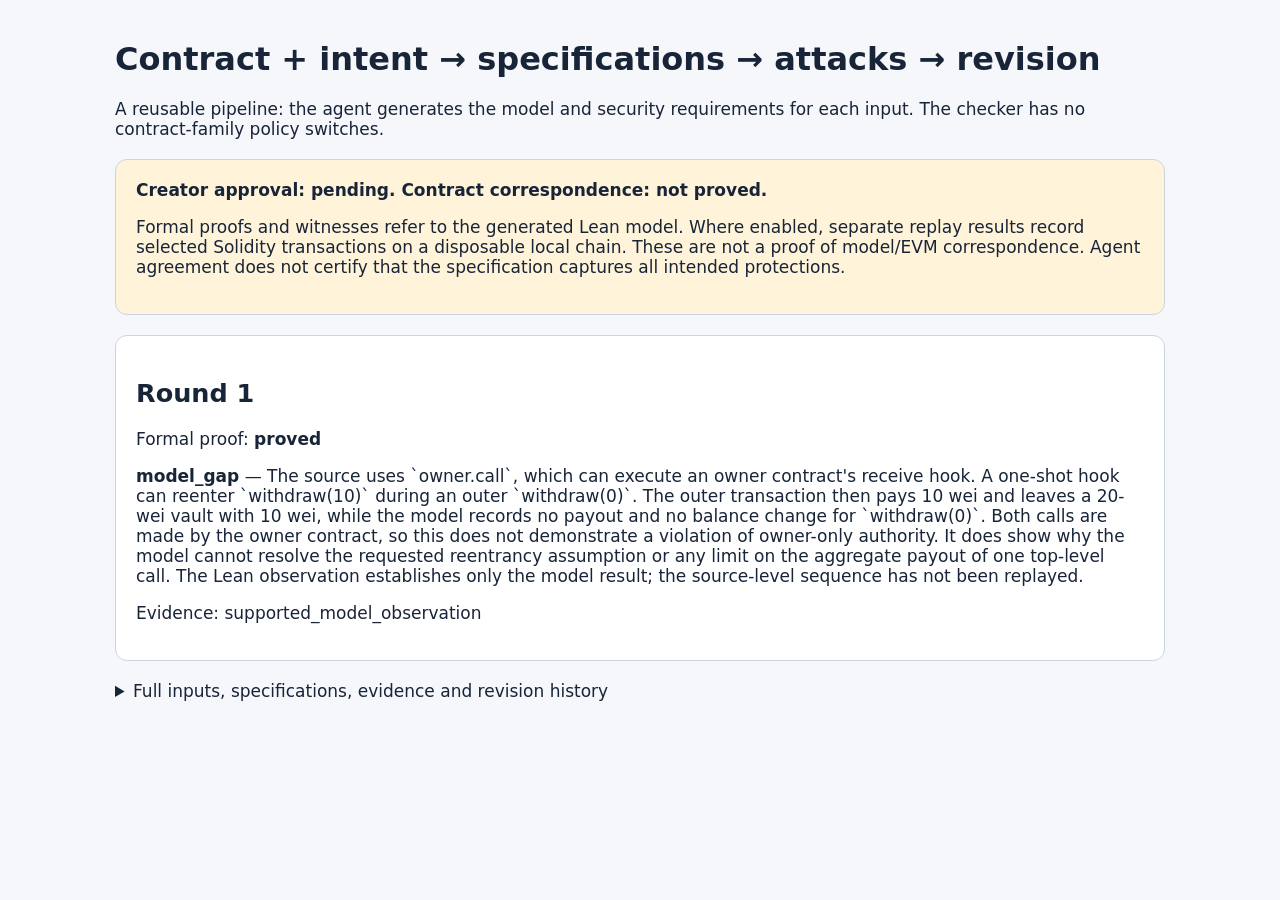
<file: general/evidence/vault/report.html>
<!doctype html><html><meta charset="utf-8"><title>Auto-prove: general intent pipeline</title>
<style>body{font:17px system-ui;max-width:1050px;margin:40px auto;padding:0 24px;background:#f5f7fb;color:#182438}h1{font-size:32px}article,aside{padding:20px;background:white;border:1px solid #ccd4df;border-radius:12px;margin:20px 0}aside{background:#fff4da}pre{white-space:pre-wrap;overflow-wrap:anywhere;font:13px monospace}summary{cursor:pointer}</style>
<h1>Contract + intent → specifications → attacks → revision</h1>
<p>A reusable pipeline: the agent generates the model and security requirements for each input. The checker has no contract-family policy switches.</p>
<aside><b>Creator approval: pending. Contract correspondence: not proved.</b><p>Formal proofs and witnesses refer to the generated Lean model. Where enabled, separate replay results record selected Solidity transactions on a disposable local chain. These are not a proof of model/EVM correspondence. Agent agreement does not certify that the specification captures all intended protections.</p></aside>
<article><h2>Round 1</h2><p>Formal proof: <b>proved</b></p><p><b>model_gap</b> — The source uses `owner.call`, which can execute an owner contract&#x27;s receive hook. A one-shot hook can reenter `withdraw(10)` during an outer `withdraw(0)`. The outer transaction then pays 10 wei and leaves a 20-wei vault with 10 wei, while the model records no payout and no balance change for `withdraw(0)`. Both calls are made by the owner contract, so this does not demonstrate a violation of owner-only authority. It does show why the model cannot resolve the requested reentrancy assumption or any limit on the aggregate payout of one top-level call. The Lean observation establishes only the model result; the source-level sequence has not been replayed.</p><p>Evidence: supported_model_observation</p></article><details><summary>Full inputs, specifications, evidence and revision history</summary><pre>{
  &quot;version&quot;: &quot;general-pipeline-v1&quot;,
  &quot;input&quot;: {
    &quot;id&quot;: &quot;OwnerVault&quot;,
    &quot;intent&quot;: &quot;Only the owner may withdraw deposited funds. Deposits through deposit() must not make the balance exceed the immutable cap. Please identify the assumptions needed about reentrancy, forced Ether and payout failures.&quot;,
    &quot;contract_source&quot;: &quot;// SPDX-License-Identifier: MIT\npragma solidity ^0.8.28;\ncontract OwnerVault {\n    address public immutable owner;\n    uint256 public immutable cap;\n    constructor(uint256 limit) { owner = msg.sender; cap = limit; }\n    function deposit() external payable { require(address(this).balance &lt;= cap); }\n    function withdraw(uint256 amount) external {\n        require(msg.sender == owner);\n        (bool ok,) = owner.call{value:amount}(\&quot;\&quot;); require(ok);\n    }\n}\n&quot;,
    &quot;approved_assumptions&quot;: [
      &quot;Analyze sequential, atomic successful/reverted transactions.&quot;
    ]
  },
  &quot;rounds&quot;: [
    {
      &quot;number&quot;: 1,
      &quot;candidate&quot;: {
        &quot;status&quot;: &quot;supported&quot;,
        &quot;summary&quot;: &quot;Initial specification for OwnerVault. The model covers owner-only payouts, the deposit-specific cap, forced Ether, and failed payouts. No contract_bug against the two stated requirements is identified. A global balance cap and a limit on payouts during reentrancy require creator clarification. Proof terms are supplied but have not been run through Lean.&quot;,
        &quot;threat_model&quot;: [
          &quot;Actors: the deploying owner, arbitrary depositors and non-owner callers, contracts that can force Ether into the vault, and an owner contract whose callback can reenter or revert.&quot;,
          &quot;Assets: the vault&#x27;s Ether, the owner-only withdrawal authority, the immutable cap, and the availability of deposits and withdrawals.&quot;,
          &quot;A non-owner may try to withdraw; a depositor may try to exceed the cap; forced Ether may raise the balance above the cap or block later deposits.&quot;,
          &quot;An owner contract can reenter during payout and make additional owner-authorized withdrawals. A failed payout reverts the withdrawal.&quot;
        ],
        &quot;model_body&quot;: &quot;structure Vault where\n  owner : Nat\n  cap : Nat\n  balance : Nat\n\nstructure Outcome where\n  next : Vault\n  success : Bool\n  paidTo : Nat\n  paid : Nat\n\ninductive Action where\n  | deposit (caller value : Nat)\n  | withdraw (caller value : Nat) (payoutOk : Bool)\n  | forced (value : Nat)\n\ndef init (creator limit prefunded : Nat) : Vault :=\n  { owner := creator, cap := limit, balance := prefunded }\n\ndef deposit (s : Vault) (value : Nat) : Outcome :=\n  if s.balance + value ≤ s.cap then\n    { next := { s with balance := s.balance + value },\n      success := true, paidTo := s.owner, paid := 0 }\n  else\n    { next := s, success := false, paidTo := s.owner, paid := 0 }\n\ndef forceEther (s : Vault) (value : Nat) : Outcome :=\n  { next := { s with balance := s.balance + value },\n    success := true, paidTo := s.owner, paid := 0 }\n\ndef withdraw (s : Vault) (caller value : Nat) (payoutOk : Bool) : Outcome :=\n  if caller = s.owner ∧ value ≤ s.balance ∧ payoutOk = true then\n    { next := { s with balance := s.balance - value },\n      success := true, paidTo := s.owner, paid := value }\n  else\n    { next := s, success := false, paidTo := s.owner, paid := 0 }\n\ndef step (s : Vault) (a : Action) : Outcome :=\n  match a with\n  | .deposit _ value =&gt; deposit s value\n  | .withdraw caller value payoutOk =&gt; withdraw s caller value payoutOk\n  | .forced value =&gt; forceEther s value&quot;,
        &quot;properties&quot;: [
          {
            &quot;id&quot;: &quot;InitialAuthority&quot;,
            &quot;requirement&quot;: &quot;The deploying caller becomes owner, and the constructor limit becomes the cap.&quot;,
            &quot;intent_basis&quot;: &quot;Inferred from the contract constructor and the intent&#x27;s references to the owner and immutable cap.&quot;,
            &quot;statement&quot;: &quot;∀ (creator limit prefunded : Nat), (init creator limit prefunded).owner = creator ∧ (init creator limit prefunded).cap = limit&quot;,
            &quot;explanation&quot;: &quot;Initial Ether may be prefunded; it does not change who owns the vault or the chosen cap.&quot;,
            &quot;proof&quot;: &quot;by\n  intro creator limit prefunded\n  simp [init]&quot;
          },
          {
            &quot;id&quot;: &quot;ImmutableAuthorityAndCap&quot;,
            &quot;requirement&quot;: &quot;Deposits, withdrawals, and forced Ether do not change the owner or cap.&quot;,
            &quot;intent_basis&quot;: &quot;Inferred from the stated immutable cap and the contract&#x27;s immutable owner and cap fields.&quot;,
            &quot;statement&quot;: &quot;∀ (s : Vault) (a : Action), (step s a).next.owner = s.owner ∧ (step s a).next.cap = s.cap&quot;,
            &quot;explanation&quot;: &quot;Every modeled action preserves both configuration fields.&quot;,
            &quot;proof&quot;: &quot;by\n  intro s a\n  cases a with\n  | deposit caller value =&gt;\n      by_cases h : s.balance + value ≤ s.cap\n      · simp [step, deposit, h]\n      · simp [step, deposit, h]\n  | withdraw caller value payoutOk =&gt;\n      by_cases h : caller = s.owner ∧ value ≤ s.balance ∧ payoutOk = true\n      · simp [step, withdraw, h]\n      · simp [step, withdraw, h]\n  | forced value =&gt;\n      simp [step, forceEther]&quot;
          },
          {
            &quot;id&quot;: &quot;OwnerOnlyWithdrawal&quot;,
            &quot;requirement&quot;: &quot;A non-owner withdrawal attempt cannot succeed, transfer Ether, or change the vault.&quot;,
            &quot;intent_basis&quot;: &quot;Explicit: only the owner may withdraw deposited funds.&quot;,
            &quot;statement&quot;: &quot;∀ (s : Vault) (caller value : Nat) (payoutOk : Bool), caller ≠ s.owner → (withdraw s caller value payoutOk).success = false ∧ (withdraw s caller value payoutOk).next = s ∧ (withdraw s caller value payoutOk).paid = 0&quot;,
            &quot;explanation&quot;: &quot;The caller check precedes the external payout call.&quot;,
            &quot;proof&quot;: &quot;by\n  intro s caller value payoutOk h\n  have hguard : ¬ (caller = s.owner ∧ value ≤ s.balance ∧ payoutOk = true) := by\n    intro hs\n    exact h hs.1\n  simp [withdraw, hguard]&quot;
          },
          {
            &quot;id&quot;: &quot;OwnerIsRecipient&quot;,
            &quot;requirement&quot;: &quot;Every positive withdrawal payout goes to the owner and arises from an owner call.&quot;,
            &quot;intent_basis&quot;: &quot;Explicit owner-only withdrawal intent, together with the contract&#x27;s payout destination.&quot;,
            &quot;statement&quot;: &quot;∀ (s : Vault) (caller value : Nat) (payoutOk : Bool), (withdraw s caller value payoutOk).paid &gt; 0 → caller = s.owner ∧ (withdraw s caller value payoutOk).paidTo = s.owner&quot;,
            &quot;explanation&quot;: &quot;Reentrant calls are assessed separately using their actual immediate caller.&quot;,
            &quot;proof&quot;: &quot;by\n  intro s caller value payoutOk h\n  by_cases hg : caller = s.owner ∧ value ≤ s.balance ∧ payoutOk = true\n  · constructor\n    · exact hg.1\n    · simp [withdraw, hg]\n  · simp [withdraw, hg] at h&quot;
          },
          {
            &quot;id&quot;: &quot;DepositCap&quot;,
            &quot;requirement&quot;: &quot;A successful deposit() leaves the balance no greater than the cap.&quot;,
            &quot;intent_basis&quot;: &quot;Explicit: deposits through deposit() must not make the balance exceed the immutable cap.&quot;,
            &quot;statement&quot;: &quot;∀ (s : Vault) (value : Nat), (deposit s value).success = true → (deposit s value).next.balance ≤ s.cap&quot;,
            &quot;explanation&quot;: &quot;The guard checks the balance after adding the incoming value.&quot;,
            &quot;proof&quot;: &quot;by\n  intro s value h\n  by_cases hc : s.balance + value ≤ s.cap\n  · simpa [deposit, hc] using hc\n  · simp [deposit, hc] at h&quot;
          },
          {
            &quot;id&quot;: &quot;FailedPayoutRollback&quot;,
            &quot;requirement&quot;: &quot;If the owner payout call fails, the withdrawal reverts without a committed payment or balance change.&quot;,
            &quot;intent_basis&quot;: &quot;Inferred from the request to address payout failures, require(ok), and the approved atomic transaction assumption.&quot;,
            &quot;statement&quot;: &quot;∀ (s : Vault) (caller value : Nat), (withdraw s caller value false).success = false ∧ (withdraw s caller value false).next = s ∧ (withdraw s caller value false).paid = 0&quot;,
            &quot;explanation&quot;: &quot;The contract requires a successful low-level call; failure reverts.&quot;,
            &quot;proof&quot;: &quot;by\n  intro s caller value\n  simp [withdraw]&quot;
          }
        ],
        &quot;assumptions&quot;: [
          &quot;Approved: transactions are sequential and atomic; a revert rolls back Ether transfers and nested effects.&quot;,
          &quot;Each vault invocation uses its actual EVM msg.sender. No nonreentrancy assumption is made.&quot;,
          &quot;payoutOk represents the external CALL result; success is not assumed. Withdrawal availability would require sufficient balance and an owner address that accepts the payment.&quot;,
          &quot;Prefunding and forced Ether are allowed. No assumption that the vault&#x27;s total balance always stays below the cap is made.&quot;,
          &quot;Nat models Ether amounts and address equality; valid EVM ranges are assumed when relating arithmetic to Solidity.&quot;
        ],
        &quot;unresolved_questions&quot;: [
          &quot;Should the cap constrain the total balance, including prefunding and forced Ether, or only successful deposit() calls?&quot;,
          &quot;If the owner is a contract, must one top-level withdraw(amount) be limited to a single payout of amount despite reentrant owner calls?&quot;,
          &quot;Is withdrawal availability required when the owner contract rejects Ether or exhausts gas? The current contract can revert in those cases.&quot;
        ],
        &quot;execution_gaps&quot;: [
          &quot;Lean proofs were not compiled or checked in this response; no verifier or independent adversarial review result was supplied.&quot;,
          &quot;The model treats a withdrawal as one committed payout and abstracts the owner callback into payoutOk. It does not model call-stack interleaving, gas, call depth, or nested rollback in detail. This is a model_gap for whole-transaction reentrancy claims.&quot;,
          &quot;Forced Ether and prefunding are modeled, so DepositCap does not imply a global balance invariant. Treating such an invariant as intended would require creator input; it is not currently a demonstrated contract_bug.&quot;,
          &quot;The contract keeps no per-depositor accounting. The model treats deposited funds as part of the vault&#x27;s single Ether balance.&quot;,
          &quot;Nat omits uint256 overflow and finite address width; no overflow-sensitive claim is proved.&quot;
        ]
      },
      &quot;findings&quot;: [
        {
          &quot;finding&quot;: {
            &quot;kind&quot;: &quot;model_gap&quot;,
            &quot;property_id&quot;: &quot;&quot;,
            &quot;reasoning&quot;: &quot;The source uses `owner.call`, which can execute an owner contract&#x27;s receive hook. A one-shot hook can reenter `withdraw(10)` during an outer `withdraw(0)`. The outer transaction then pays 10 wei and leaves a 20-wei vault with 10 wei, while the model records no payout and no balance change for `withdraw(0)`. Both calls are made by the owner contract, so this does not demonstrate a violation of owner-only authority. It does show why the model cannot resolve the requested reentrancy assumption or any limit on the aggregate payout of one top-level call. The Lean observation establishes only the model result; the source-level sequence has not been replayed.&quot;,
            &quot;evidence_kind&quot;: &quot;model_observation&quot;,
            &quot;transaction_sequence&quot;: [
              &quot;An owner contract with a one-shot receive hook deploys OwnerVault with cap 20 wei.&quot;,
              &quot;A depositor calls deposit() with 20 wei.&quot;,
              &quot;The owner contract calls withdraw(0). Its receive hook calls withdraw(10) once, then returns.&quot;,
              &quot;If both calls succeed, the vault ends with 10 wei and the owner contract receives 10 wei.&quot;
            ],
            &quot;observation_statement&quot;: &quot;(withdraw (init 1 20 20) 1 0 true).next.balance = 20 ∧ (withdraw (init 1 20 20) 1 0 true).paid = 0&quot;,
            &quot;proof&quot;: &quot;by decide&quot;,
            &quot;suggested_change&quot;: &quot;Decide whether `withdraw(amount)` limits the aggregate payout of its top-level transaction. Model nested owner callbacks and rollback when making transaction-wide claims, or explicitly restrict the single-step outcome to an immediate call under a stated callback assumption.&quot;,
            &quot;evm_trace&quot;: null
          },
          &quot;check&quot;: {
            &quot;status&quot;: &quot;supported_model_observation&quot;,
            &quot;target_digest&quot;: &quot;c0cbc2b3cdb01d96bfc83fd00aee3502cae56c84d5095cc1621994e873526841&quot;,
            &quot;kernel_checked&quot;: true,
            &quot;target_matched&quot;: true,
            &quot;independent_kernels&quot;: [
              &quot;nanoda&quot;,
              &quot;con-ron&quot;
            ],
            &quot;isolation&quot;: &quot;separate network-free non-root Docker containers; no nested bwrap&quot;,
            &quot;contract_correspondence&quot;: &quot;not_proved&quot;,
            &quot;evidence_scope&quot;: &quot;generated Lean model; Solidity/EVM transaction NOT replayed&quot;,
            &quot;intent_connection&quot;: &quot;fallible adversary interpretation; creator review pending&quot;,
            &quot;proof_format&quot;: &quot;term&quot;
          },
          &quot;evm_check&quot;: {
            &quot;status&quot;: &quot;not_run&quot;
          },
          &quot;superseded_check&quot;: {
            &quot;status&quot;: &quot;rejected&quot;,
            &quot;target_digest&quot;: &quot;c0cbc2b3cdb01d96bfc83fd00aee3502cae56c84d5095cc1621994e873526841&quot;,
            &quot;kernel_checked&quot;: false,
            &quot;target_matched&quot;: false,
            &quot;independent_kernels&quot;: [],
            &quot;isolation&quot;: &quot;separate network-free non-root Docker containers; no nested bwrap&quot;,
            &quot;contract_correspondence&quot;: &quot;not_proved&quot;,
            &quot;reason&quot;: &quot;Target, axiom policy or kernel check rejected the proof&quot;,
            &quot;evidence_scope&quot;: &quot;generated Lean model; Solidity/EVM transaction NOT replayed&quot;,
            &quot;intent_connection&quot;: &quot;fallible adversary interpretation; creator review pending&quot;
          }
        }
      ],
      &quot;snapshot_digest&quot;: &quot;a1b263ad9aa3c06dd7d27f3b32ecf826d372bc60c56f0c6595fa92eb62af6674&quot;,
      &quot;property_changes&quot;: [],
      &quot;proof_check&quot;: {
        &quot;status&quot;: &quot;proved&quot;,
        &quot;target_digest&quot;: &quot;a1b263ad9aa3c06dd7d27f3b32ecf826d372bc60c56f0c6595fa92eb62af6674&quot;,
        &quot;kernel_checked&quot;: true,
        &quot;target_matched&quot;: true,
        &quot;independent_kernels&quot;: [
          &quot;nanoda&quot;,
          &quot;con-ron&quot;
        ],
        &quot;isolation&quot;: &quot;separate network-free non-root Docker containers; no nested bwrap&quot;,
        &quot;contract_correspondence&quot;: &quot;not_proved&quot;
      },
      &quot;review&quot;: {
        &quot;candidate_digest&quot;: &quot;a1b263ad9aa3c06dd7d27f3b32ecf826d372bc60c56f0c6595fa92eb62af6674&quot;,
        &quot;summary&quot;: &quot;The direct owner check and deposit cap match the stated intent. The model omits state changes during an owner callback, so it cannot establish a transaction-wide reentrancy claim. The supplied target proofs remain unverified: the challenge uses `sorry` and the comparator rejected the proof artifact.&quot;,
        &quot;findings&quot;: [
          {
            &quot;kind&quot;: &quot;model_gap&quot;,
            &quot;property_id&quot;: &quot;&quot;,
            &quot;reasoning&quot;: &quot;The source uses `owner.call`, which can execute an owner contract&#x27;s receive hook. A one-shot hook can reenter `withdraw(10)` during an outer `withdraw(0)`. The outer transaction then pays 10 wei and leaves a 20-wei vault with 10 wei, while the model records no payout and no balance change for `withdraw(0)`. Both calls are made by the owner contract, so this does not demonstrate a violation of owner-only authority. It does show why the model cannot resolve the requested reentrancy assumption or any limit on the aggregate payout of one top-level call. The Lean observation establishes only the model result; the source-level sequence has not been replayed.&quot;,
            &quot;evidence_kind&quot;: &quot;model_observation&quot;,
            &quot;transaction_sequence&quot;: [
              &quot;An owner contract with a one-shot receive hook deploys OwnerVault with cap 20 wei.&quot;,
              &quot;A depositor calls deposit() with 20 wei.&quot;,
              &quot;The owner contract calls withdraw(0). Its receive hook calls withdraw(10) once, then returns.&quot;,
              &quot;If both calls succeed, the vault ends with 10 wei and the owner contract receives 10 wei.&quot;
            ],
            &quot;observation_statement&quot;: &quot;(withdraw (init 1 20 20) 1 0 true).next.balance = 20 ∧ (withdraw (init 1 20 20) 1 0 true).paid = 0&quot;,
            &quot;proof&quot;: &quot;by decide&quot;,
            &quot;suggested_change&quot;: &quot;Decide whether `withdraw(amount)` limits the aggregate payout of its top-level transaction. Model nested owner callbacks and rollback when making transaction-wide claims, or explicitly restrict the single-step outcome to an immediate call under a stated callback assumption.&quot;,
            &quot;evm_trace&quot;: null
          }
        ],
        &quot;unresolved_questions&quot;: [
          &quot;Should one top-level withdraw(amount) be limited to an aggregate payout of amount when the owner contract reenters?&quot;,
          &quot;Does the creator require a global cap despite prefunding or forced Ether, or only the stated deposit() guard?&quot;,
          &quot;Is withdrawal availability required when the owner rejects the payout? The source reverts in that case.&quot;,
          &quot;How will the rejected comparator result be resolved before treating the target theorems as verified?&quot;
        ]
      },
      &quot;earlier_attack_replays&quot;: [],
      &quot;status&quot;: &quot;needs_review&quot;,
      &quot;superseded_proof_check&quot;: {
        &quot;status&quot;: &quot;rejected&quot;,
        &quot;target_digest&quot;: &quot;a1b263ad9aa3c06dd7d27f3b32ecf826d372bc60c56f0c6595fa92eb62af6674&quot;,
        &quot;kernel_checked&quot;: false,
        &quot;target_matched&quot;: false,
        &quot;independent_kernels&quot;: [],
        &quot;isolation&quot;: &quot;separate network-free non-root Docker containers; no nested bwrap&quot;,
        &quot;contract_correspondence&quot;: &quot;not_proved&quot;,
        &quot;reason&quot;: &quot;Target, axiom policy or kernel check rejected the proof&quot;
      }
    }
  ],
  &quot;mode&quot;: &quot;live_agents_with_protected_independent_recheck&quot;,
  &quot;model&quot;: &quot;gpt-6-sol&quot;,
  &quot;creator_approval&quot;: &quot;pending&quot;,
  &quot;contract_correspondence&quot;: &quot;not_proved&quot;,
  &quot;accepted&quot;: false,
  &quot;stopping_rule&quot;: &quot;bounded rounds or provisional convergence; no automatic certification&quot;,
  &quot;verification_policy&quot;: &quot;No editable definition holes. Fresh rechecks supersede the earlier live process config; original agent responses and proof attempts are unchanged.&quot;,
  &quot;replay_provenance&quot;: &quot;These EVM traces were generated by independent live adversary roles and replayed unchanged by the generic harness.&quot;,
  &quot;execution_status&quot;: &quot;inconclusive_revision_timeout&quot;,
  &quot;execution_note&quot;: &quot;Initial specification and six proof targets were independently checked. The requested second-round proposer call exceeded its 360-second deadline; no revised candidate was returned. This is a partial semantic review, not successful convergence.&quot;
}</pre></details></html>
</file>
<file: web/style.css>
:root {
  --bg: #fff;
  --surface: #fff;
  --line: #cedbe8;
  --line-faint: #e9eff5;
  --ink: #162c46;
  --ink-dim: #405a73;
  --ink-faint: #5b7085;
  --accent: #2868b2;
  --accent-soft: #e9f2fc;
  --accent-strong: #2868b2;
  --good: #0e8754;
  --warn: #be8628;
  --bad: #c13c36;
  --hero: #c9e0f7;
  --hero-edge: #2868b2;
  --record: #175da4;
  --record-soft: #6393c3;
  --sans: 'Inter', ui-sans-serif, system-ui, sans-serif;
  --mono: 'IBM Plex Mono', ui-monospace, monospace;
}
* { box-sizing: border-box; }
html { scroll-behavior: smooth; }
body { margin: 0; background: var(--bg); color: var(--ink); font: 15.5px/1.62 var(--sans); letter-spacing: -0.02em; }
a { color: var(--accent); text-decoration: none; }
a:hover { text-decoration: underline; }
code, pre { font-family: var(--mono); }
code { background: var(--accent-soft); padding: 1px 5px; border-radius: 4px; font-size: 0.88em; }
pre { background: #f7fafd; border: 1px solid var(--line-faint); border-radius: 8px; padding: 14px 16px; overflow-x: auto; font-size: 12.5px; line-height: 1.55; letter-spacing: 0; }

.wrap { max-width: 1120px; margin: 0 auto; padding: 0 24px; }

/* nav */
header { position: sticky; top: 0; z-index: 30; background: rgba(255,255,255,.86); backdrop-filter: blur(10px); border-bottom: 1px solid var(--line-faint); }
.nav { display: flex; align-items: center; gap: 18px; padding: 13px 0; }
.nav .wordmark { font-weight: 700; font-size: 17px; color: var(--ink); }
.nav .wordmark:hover { text-decoration: none; }
.nav .crumb { color: var(--ink-faint); font-family: var(--mono); font-size: 13.5px; }
.nav .crumb b { color: var(--ink); font-weight: 600; }
.nav a { color: var(--ink-dim); font-size: 13.5px; font-weight: 500; }
.nav a:hover { color: var(--accent); text-decoration: none; }
.nav .spacer { flex: 1; }
.chips { display: flex; gap: 6px; }
.chip { font-family: var(--mono); font-size: 11px; padding: 2px 8px; border-radius: 5px; background: var(--accent-soft); color: var(--accent); border: 1px solid transparent; }
.chip.dim { background: #f5f5f7; color: var(--ink-faint); }

/* hero */
.hero { border-bottom: 1px solid var(--line-faint); background: linear-gradient(180deg, var(--hero) -60%, #fff 72%); }
.hero-inner { padding: 56px 0 34px; }
.eyebrow { font-size: 11.5px; font-weight: 700; text-transform: uppercase; letter-spacing: 0.14em; color: var(--accent); }
h1.title { font-size: clamp(38px, 6vw, 62px); line-height: 1.02; margin: 10px 0 6px; font-weight: 640; letter-spacing: -0.035em; }
h1.title .dot { color: var(--accent); }
.byline { color: var(--ink-dim); font-size: 14.5px; margin: 2px 0 14px; }
.byline b { color: var(--ink); font-weight: 600; }
.tagline { max-width: 720px; color: var(--ink-dim); font-size: 17.5px; margin: 10px 0 4px; }
.statusline { display: flex; align-items: center; gap: 10px; flex-wrap: wrap; margin: 14px 0 6px; }
.statchip { font-family: var(--mono); font-size: 12.5px; color: var(--ink-dim); border: 1px solid var(--line); border-radius: 6px; padding: 3px 10px; background: rgba(255,255,255,.72); }
.statchip b { color: var(--good); font-weight: 600; }
.hero-actions { display: flex; gap: 10px; margin-top: 20px; flex-wrap: wrap; }
.btn { display: inline-flex; align-items: center; gap: 6px; height: 34px; padding: 0 16px; border-radius: 8px; font-size: 13.5px; font-weight: 550; border: 1px solid rgba(40,104,178,.25); color: var(--ink); background: var(--surface); transition: transform .15s, border-color .15s, background .15s; }
.btn:hover { transform: translateY(-1px); border-color: rgba(40,104,178,.4); background: var(--accent-soft); text-decoration: none; }
.btn.primary { background: var(--accent); border-color: var(--accent); color: #fff; }
.btn.primary:hover { background: #1f5a9c; }
.hero-note { margin-top: 16px; font-size: 12.5px; color: var(--ink-faint); }
.hero-note b { color: var(--ink); }

/* sections */
section { padding: 46px 0; border-bottom: 1px solid var(--line-faint); }
.section-label { font-size: 11.5px; font-weight: 700; text-transform: uppercase; letter-spacing: 0.14em; color: var(--ink-dim); margin-bottom: 14px; }
h2 { font-size: 25px; font-weight: 630; letter-spacing: -0.025em; margin: 0 0 8px; }
h3 { font-size: 15.5px; font-weight: 620; margin: 20px 0 6px; }
p.lead { color: var(--ink-dim); font-size: 16px; max-width: 780px; margin-top: 0; }
.subtle { color: var(--ink-faint); font-size: 13.5px; }
.fig-caption { font-size: 12.5px; color: var(--ink-faint); margin-top: 8px; max-width: 820px; }
.fig-caption b { color: var(--ink-dim); font-weight: 600; }

/* records */
.records { display: grid; grid-template-columns: repeat(4, 1fr); gap: 14px; }
@media (max-width: 960px) { .records { grid-template-columns: repeat(2, 1fr); } }
@media (max-width: 560px) { .records { grid-template-columns: 1fr; } }
.record-card { border: 1px solid var(--line); border-radius: 12px; padding: 16px 18px; background: var(--surface); box-shadow: 0 18px 40px -18px rgba(201,224,247,.28); }
.record-card .label { font-size: 11px; font-weight: 700; text-transform: uppercase; letter-spacing: 0.12em; color: var(--ink-faint); }
.record-card .value { font-family: var(--mono); font-size: clamp(28px, 3.4vw, 38px); font-weight: 600; color: var(--good); letter-spacing: -0.02em; margin: 4px 0 6px; font-variant-numeric: tabular-nums; }
.record-card .detail { font-size: 12.5px; color: var(--ink-dim); line-height: 1.5; }
.latest-move { display: flex; flex-wrap: wrap; gap: 8px 26px; padding: 14px 0 2px; font-size: 13px; color: var(--ink-dim); }
.latest-move b { font-family: var(--mono); color: var(--ink); font-weight: 600; }
.latest-move .delta { color: var(--good); font-family: var(--mono); }

/* ledger */
.ledger-stats { display: flex; flex-wrap: wrap; gap: 8px 26px; padding: 12px 0 18px; font-size: 13px; color: var(--ink-dim); }
table.ledger { width: 100%; border-collapse: collapse; font-size: 13.5px; }
table.ledger th { text-align: left; font-size: 10.8px; font-weight: 700; text-transform: uppercase; letter-spacing: 0.14em; color: var(--ink-dim); border-bottom: 1px solid var(--line); padding: 9px 10px; }
table.ledger td { padding: 11px 10px; border-bottom: 1px solid var(--line-faint); vertical-align: top; }
table.ledger tr:last-child td { border-bottom: none; }
table.ledger tbody tr { transition: background .12s; }
table.ledger tbody tr:hover { background: rgba(233,242,252,.45); }
td.mono, .mono { font-family: var(--mono); font-size: 12.5px; font-variant-numeric: tabular-nums; }
.author { font-weight: 600; color: var(--ink); }
.authorship { color: var(--ink-faint); font-size: 12px; }
.kind { font-family: var(--mono); font-size: 11.5px; padding: 2px 8px; border-radius: 5px; background: var(--accent-soft); color: var(--accent); white-space: nowrap; }
.kind.refutation { background: #fdeceb; color: var(--bad); }
.kind.observation { background: #e3f5ed; color: var(--good); }
.kind.bug { background: #fff4da; color: var(--warn); }
.result { font-family: var(--mono); font-size: 12px; white-space: nowrap; }
.result.good { color: var(--good); }
.result.bad { color: var(--bad); }

/* charts */
.charts { display: grid; grid-template-columns: 1fr 1fr; gap: 20px; margin: 16px 0 6px; }
@media (max-width: 860px) { .charts { grid-template-columns: 1fr; } }
.chart-panel { border: 1px solid var(--line-faint); border-radius: 10px; padding: 14px 16px 8px; background: #fbfdfe; }
.chart-panel h4 { margin: 0 0 8px; font-size: 12px; font-weight: 700; text-transform: uppercase; letter-spacing: 0.1em; color: var(--ink-dim); }
.chart-panel svg { width: 100%; height: auto; display: block; }
.chart-legend { display: flex; flex-wrap: wrap; gap: 4px 14px; font-size: 11.5px; color: var(--ink-faint); padding: 6px 2px 6px; font-family: var(--mono); }
.legend-dot { display: inline-block; width: 9px; height: 9px; border-radius: 2px; margin-right: 5px; vertical-align: -1px; }

/* cards & grids */
.grid { display: grid; gap: 16px; }
.grid.two { grid-template-columns: 1fr 1fr; }
.grid.three { grid-template-columns: 1fr 1fr 1fr; }
@media (max-width: 860px) { .grid.two, .grid.three { grid-template-columns: 1fr; } }
.card { background: var(--surface); border: 1px solid var(--line); border-radius: 12px; padding: 18px 20px; }
.card h3 { margin-top: 0; }
.card .num { display: inline-flex; width: 26px; height: 26px; border-radius: 7px; background: var(--accent-soft); color: var(--accent); font-weight: 700; align-items: center; justify-content: center; margin-bottom: 10px; font-size: 13px; font-family: var(--mono); }

.kv { display: flex; gap: 10px; margin: 4px 0; font-size: 13.5px; flex-wrap: wrap; }
.kv b { color: var(--ink-dim); font-weight: 600; min-width: 170px; font-size: 12.5px; text-transform: uppercase; letter-spacing: .06em; }

table.plain { border-collapse: collapse; width: 100%; margin: 10px 0 16px; font-size: 13.5px; }
table.plain th { text-align: left; font-size: 10.8px; font-weight: 700; text-transform: uppercase; letter-spacing: 0.14em; color: var(--ink-dim); border-bottom: 1px solid var(--line); padding: 8px 10px; }
table.plain td { padding: 9px 10px; border-bottom: 1px solid var(--line-faint); vertical-align: top; }
table.plain tr:last-child td { border-bottom: none; }

/* terminal setup block */
.terminal { border: 1px solid var(--line); border-radius: 12px; overflow: hidden; margin: 16px 0; background: #16243a; }
.terminal-head { padding: 9px 16px; font-family: var(--mono); font-size: 12px; color: #8fa8c9; border-bottom: 1px solid rgba(143,168,201,.18); }
.terminal-body { padding: 16px 18px; font-family: var(--mono); font-size: 13px; line-height: 1.75; color: #dbe7f5; letter-spacing: 0; }
.terminal-body .c { color: #64809f; }
.terminal-body .ok { color: #5fd39a; }
.terminal-body .cmd { color: #fff; }
.terminal-body .hl { color: #9ec9ff; }

.cmd-row { display: flex; align-items: center; gap: 10px; background: #f7fafd; border: 1px solid var(--line-faint); border-radius: 8px; padding: 9px 13px; margin: 7px 0; font-family: var(--mono); font-size: 12.5px; overflow-x: auto; }
.cmd-row span { flex: 1; white-space: pre; }
button.copy { background: var(--surface); color: var(--ink-dim); border: 1px solid var(--line); border-radius: 6px; padding: 3px 10px; font-size: 11.5px; cursor: pointer; white-space: nowrap; }
button.copy:hover { color: var(--accent); border-color: var(--accent); }

/* composer */
.composer .field { margin: 13px 0; }
.composer label { display: block; font-size: 10.8px; font-weight: 700; color: var(--ink-dim); margin-bottom: 5px; text-transform: uppercase; letter-spacing: 0.12em; }
.composer input, .composer textarea, .composer select { width: 100%; background: #fbfdfe; color: var(--ink); border: 1px solid var(--line); border-radius: 8px; padding: 8px 11px; font: 13px var(--mono); }
.composer textarea { min-height: 88px; resize: vertical; }
.composer input:focus, .composer textarea:focus, .composer select:focus { outline: 2px solid var(--accent); outline-offset: 0; border-color: var(--accent); }
.row-inline { display: flex; gap: 12px; flex-wrap: wrap; }
.row-inline .field { flex: 1; min-width: 200px; }
.trace-table input { padding: 5px 8px; font-size: 12.5px; }
.trace-table td input { width: 100%; }
td.narrow { width: 84px; }
button.mini { background: #fdeceb; color: var(--bad); border: 1px solid #f3cfcc; border-radius: 6px; padding: 3px 9px; cursor: pointer; font-size: 11.5px; }
button.add { background: var(--accent-soft); color: var(--accent); border: 1px solid rgba(40,104,178,.3); border-radius: 8px; padding: 6px 13px; cursor: pointer; font-size: 12.5px; margin-top: 8px; font-weight: 550; }
button.add:hover { background: #dbeafe; }
.outcome .ok { color: var(--good); font-weight: 650; }
.outcome .bad { color: var(--bad); font-weight: 650; }
.errors li { color: var(--bad); font-family: var(--mono); font-size: 12.5px; margin: 3px 0; }
.warnings li { color: var(--warn); font-family: var(--mono); font-size: 12.5px; margin: 3px 0; }
.result-grid { display: grid; grid-template-columns: 1fr 1fr; gap: 16px; }
@media (max-width: 860px) { .result-grid { grid-template-columns: 1fr; } }

/* details/report */
details { border: 1px solid var(--line-faint); border-radius: 10px; margin: 10px 0; background: #fbfdfe; }
details summary { cursor: pointer; padding: 11px 16px; font-size: 13.5px; color: var(--ink-dim); font-weight: 550; }
details[open] summary { border-bottom: 1px solid var(--line-faint); }
details .inner { padding: 12px 16px; }
details pre { margin: 0; border: none; background: transparent; }

.md h1 { font-size: 22px; letter-spacing: -0.02em; }
.md h2 { font-size: 17px; margin-top: 24px; }
.md h3 { font-size: 14.5px; margin-top: 16px; }
.md code { font-size: 12px; }
.md td, .md th { font-size: 13px; }

.loop-list { list-style: none; padding: 0; margin: 12px 0 0; counter-reset: loop; }
.loop-list li { padding: 7px 0 7px 40px; position: relative; font-size: 14px; border-bottom: 1px dashed var(--line-faint); }
.loop-list li:last-child { border-bottom: none; }
.loop-list { counter-reset: loop; }
.loop-list li::before {
  counter-increment: loop; content: counter(loop); position: absolute; left: 0; top: 6px;
  width: 26px; height: 26px; border-radius: 7px; background: var(--accent-soft); color: var(--accent);
  display: flex; align-items: center; justify-content: center; font-weight: 700; font-size: 12px; font-family: var(--mono);
}

/* footer */
footer { padding: 34px 0 64px; }
.footer-cols { display: flex; flex-wrap: wrap; gap: 28px; padding-top: 22px; border-top: 1px solid var(--line-faint); }
.footer-cols .col { min-width: 170px; }
.footer-cols .col b { display: block; font-size: 11px; text-transform: uppercase; letter-spacing: 0.12em; color: var(--ink-faint); margin-bottom: 8px; font-weight: 700; }
.footer-cols .col a { display: block; color: var(--ink-dim); font-size: 13.5px; margin: 4px 0; }
.footer-note { margin-top: 22px; font-size: 12px; color: var(--ink-faint); max-width: 820px; }

.invariant { display: flex; gap: 12px; padding: 13px 16px; border-radius: 9px; background: #fff8e8; border: 1px solid #f0dfb6; margin: 16px 0; font-size: 13.5px; color: #6b5410; }
.invariant b { color: #8a6a10; }
</file>
